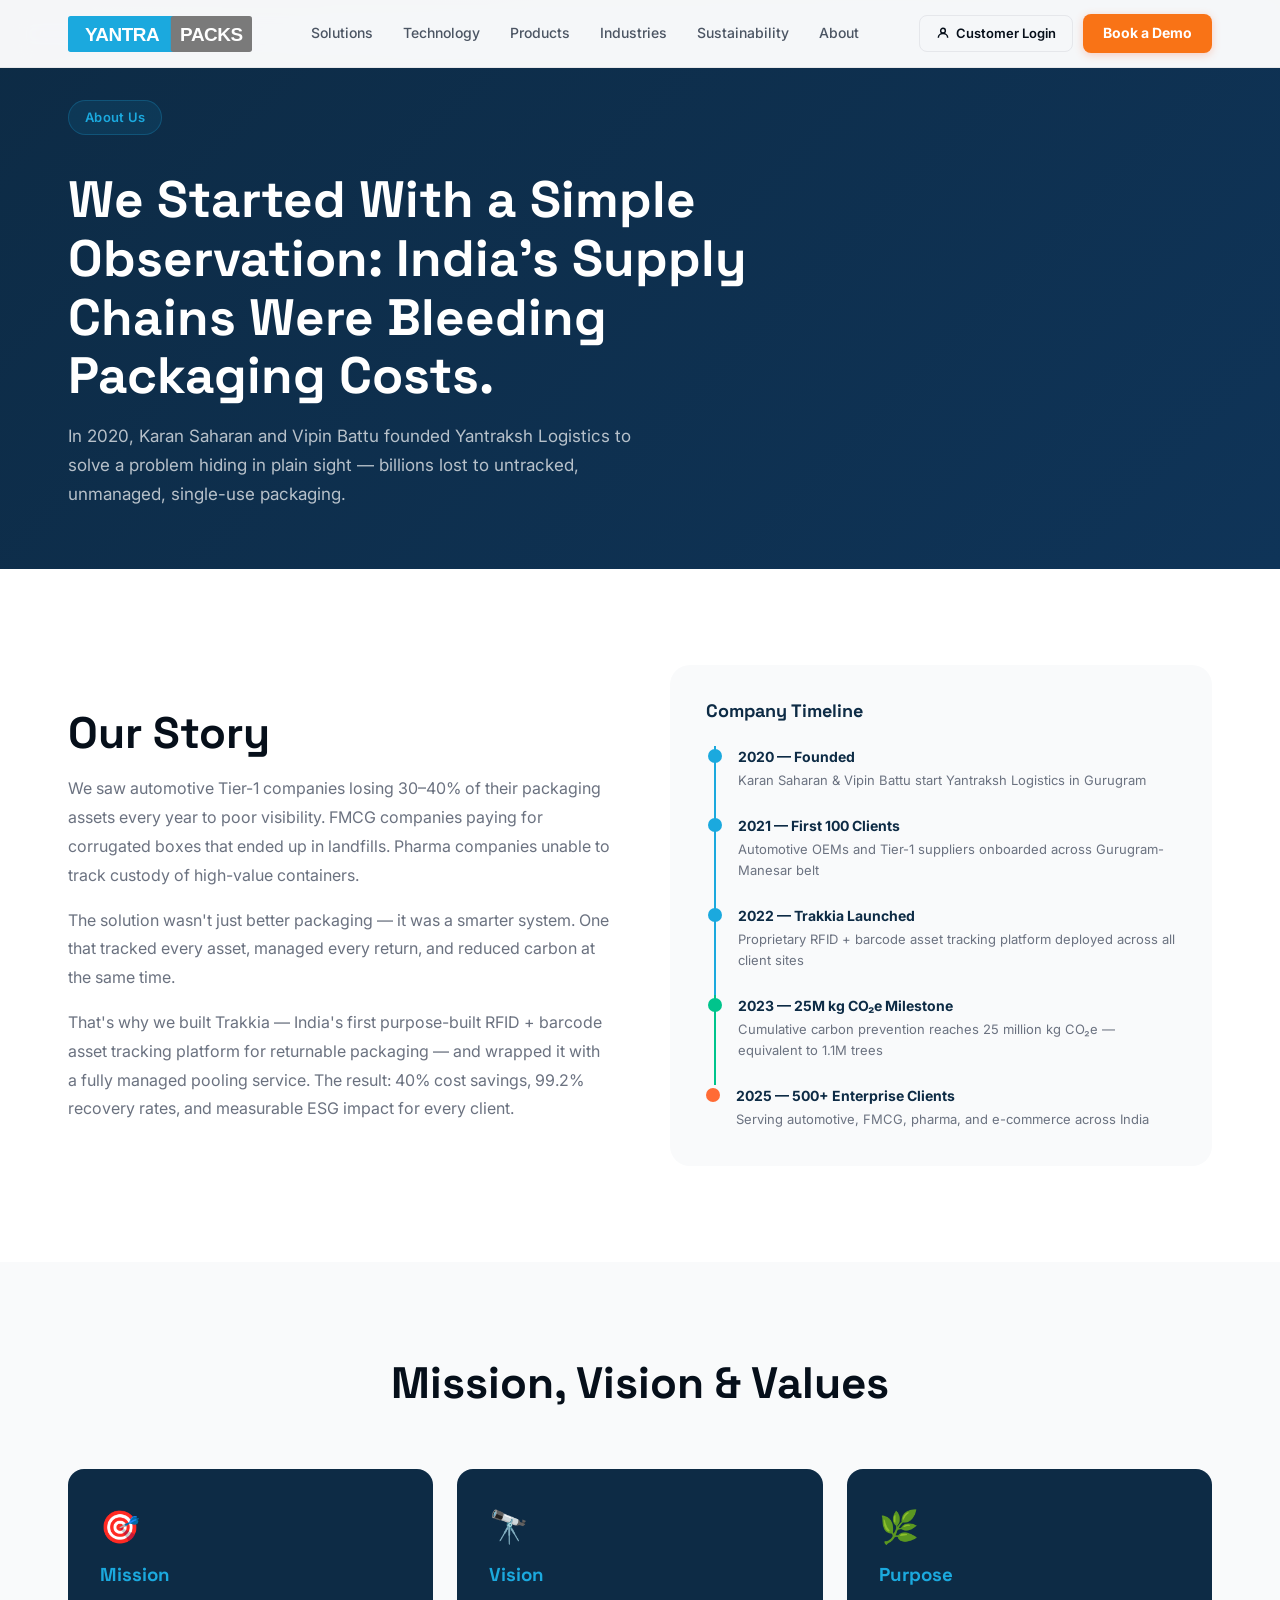
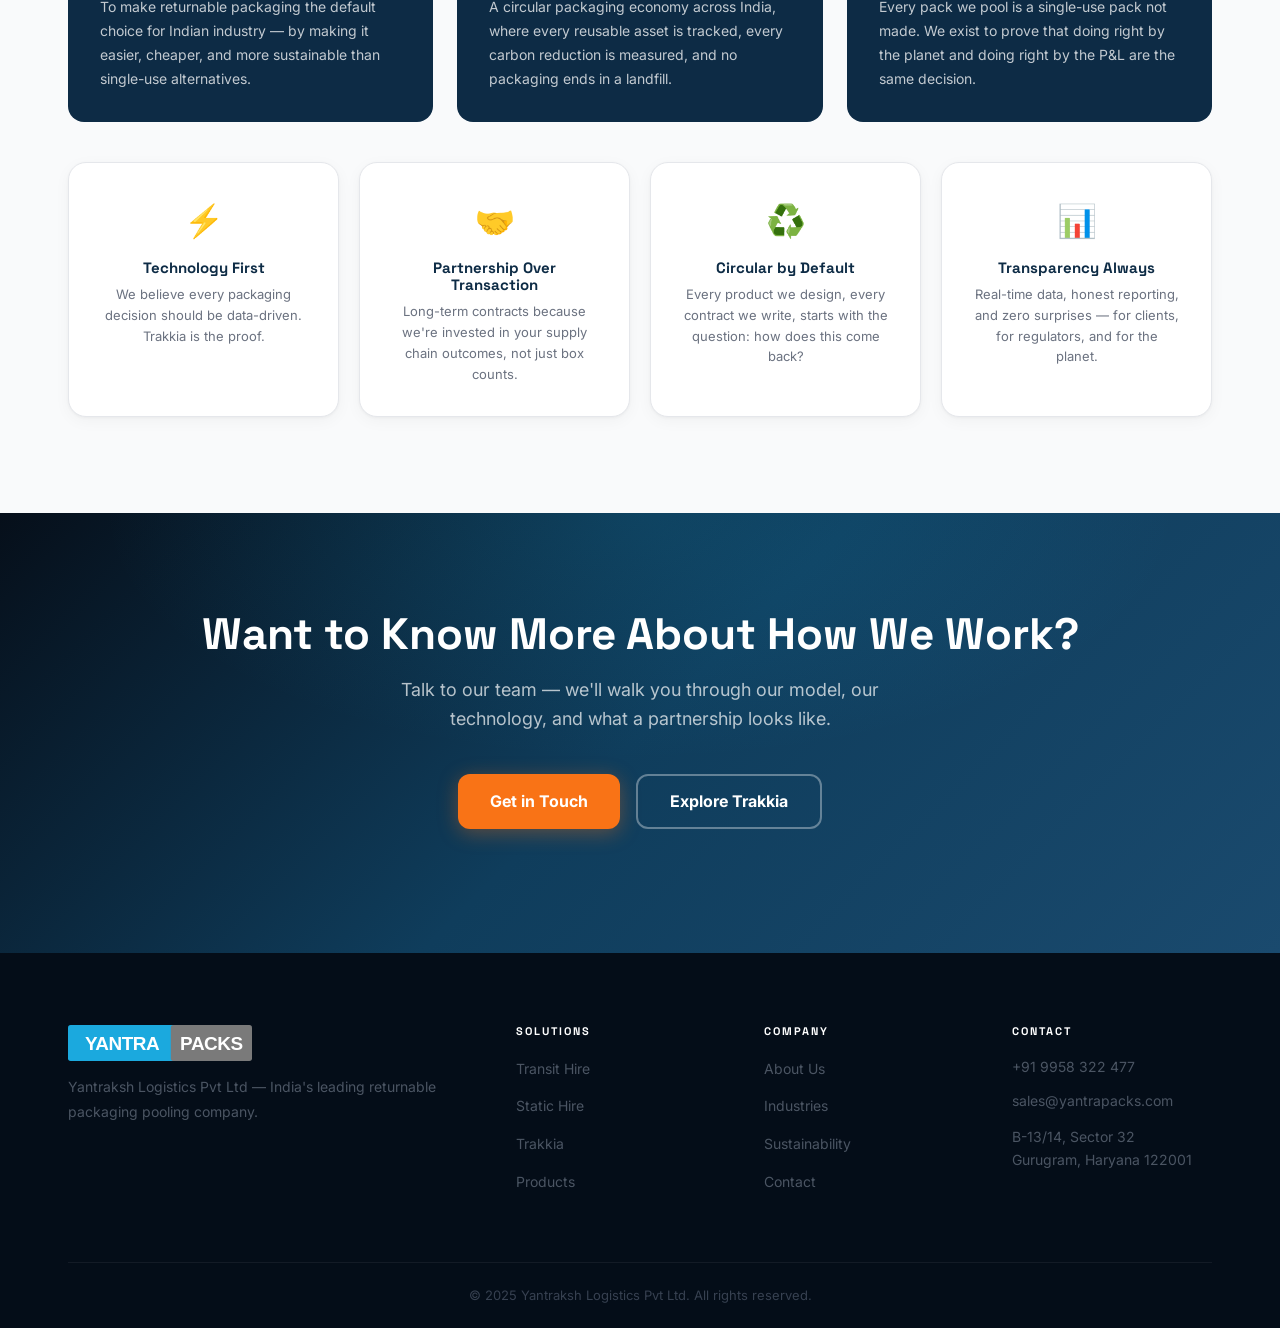
<file: about.html>
<!DOCTYPE html>
<html lang="en">
<head>
<meta charset="UTF-8">
<meta name="viewport" content="width=device-width, initial-scale=1.0">
<link href="https://fonts.googleapis.com/css2?family=Inter:wght@400;500;600;700&family=Space+Grotesk:wght@600;700;800;900&display=swap" rel="stylesheet">
<link rel="icon" href="images/favicon.svg" type="image/svg+xml">
<link rel="stylesheet" href="css/style.css">
<title>About Yantra Packs | Yantraksh Logistics Pvt Ltd — Gurugram</title>
<meta name="description" content="Founded in 2020 by Karan Saharan & Vipin Battu. Yantraksh Logistics Pvt Ltd is India's technology-driven returnable packaging pooling company, headquartered in Gurugram.">
<link rel="canonical" href="https://www.yantrapacks.com/about.html">
<meta property="og:title" content="About Yantra Packs | Yantraksh Logistics Pvt Ltd">
<meta property="og:type" content="website">
</head><body>
<nav class="navbar" id="navbar"><div class="container"><a href="index.html" class="nav-logo"><img src="images/logo-nav.svg" alt="Yantra Packs" height="36" style="display:block;"></a><div class="nav-links"><a href="solutions.html">Solutions</a><a href="technology.html">Technology</a><a href="products.html">Products</a><a href="industries.html">Industries</a><a href="sustainability.html">Sustainability</a><a href="about.html">About</a></div><div class="nav-actions"><a href="https://app.trakkia.com" target="_blank" rel="noopener" class="btn-login"><svg width="14" height="14" viewBox="0 0 24 24" fill="none" stroke="currentColor" stroke-width="2.5"><circle cx="12" cy="8" r="4"/><path d="M4 20c0-4 3.6-7 8-7s8 3 8 7"/></svg>Customer Login</a><a href="contact.html" class="btn-demo">Book a Demo</a></div><button class="hamburger" id="mb" aria-label="Menu"><svg width="22" height="22" fill="none" stroke="#374151" stroke-width="2.5" viewBox="0 0 24 24"><path d="M4 6h16M4 12h16M4 18h16"/></svg></button></div><div class="mobile-menu" id="mm"><a href="https://app.trakkia.com" target="_blank" class="mobile-login">🔐 Customer Login (app.trakkia.com)</a><a href="solutions.html">Solutions</a><a href="technology.html">Technology</a><a href="products.html">Products</a><a href="industries.html">Industries</a><a href="sustainability.html">Sustainability</a><a href="about.html">About</a><a href="contact.html">Book a Demo</a></div></nav>
<section style="background:linear-gradient(135deg,#0D2B45,#0f3458);padding:100px 0 60px;">
  <div class="container">
    <span class="section-tag">About Us</span>
    <h1 style="font-size:clamp(32px,4vw,52px);font-weight:900;color:#fff;margin:16px 0 16px;max-width:700px;">We Started With a Simple Observation: India's Supply Chains Were Bleeding Packaging Costs.</h1>
    <p style="font-size:17px;color:rgba(255,255,255,0.7);max-width:600px;line-height:1.7;">In 2020, Karan Saharan and Vipin Battu founded Yantraksh Logistics to solve a problem hiding in plain sight — billions lost to untracked, unmanaged, single-use packaging.</p>
  </div>
</section>

<section class="section" style="background:#fff;">
  <div class="container">
    <div class="grid-2" style="align-items:center;gap:60px;">
      <div class="fu">
        <h2 class="section-title">Our Story</h2>
        <p style="color:#6b7280;line-height:1.8;margin-bottom:16px;">We saw automotive Tier-1 companies losing 30–40% of their packaging assets every year to poor visibility. FMCG companies paying for corrugated boxes that ended up in landfills. Pharma companies unable to track custody of high-value containers.</p>
        <p style="color:#6b7280;line-height:1.8;margin-bottom:16px;">The solution wasn't just better packaging — it was a smarter system. One that tracked every asset, managed every return, and reduced carbon at the same time.</p>
        <p style="color:#6b7280;line-height:1.8;">That's why we built Trakkia — India's first purpose-built RFID + barcode asset tracking platform for returnable packaging — and wrapped it with a fully managed pooling service. The result: 40% cost savings, 99.2% recovery rates, and measurable ESG impact for every client.</p>
      </div>
      <div class="fu2">
        <div style="background:#f9fafb;border-radius:20px;padding:36px;">
          <h3 style="font-size:18px;font-weight:800;color:#0D2B45;margin-bottom:24px;">Company Timeline</h3>
          <div style="display:flex;flex-direction:column;gap:0;">
            <div style="display:flex;gap:16px;padding-bottom:24px;border-left:2px solid #1BA9DE;margin-left:8px;padding-left:20px;"><div style="width:14px;height:14px;background:#1BA9DE;border-radius:50%;margin-left:-28px;flex-shrink:0;margin-top:3px;"></div><div><div style="font-weight:700;font-size:14px;color:#0D2B45;">2020 — Founded</div><div style="font-size:13px;color:#6b7280;margin-top:2px;">Karan Saharan & Vipin Battu start Yantraksh Logistics in Gurugram</div></div></div>
            <div style="display:flex;gap:16px;padding-bottom:24px;border-left:2px solid #1BA9DE;margin-left:8px;padding-left:20px;"><div style="width:14px;height:14px;background:#1BA9DE;border-radius:50%;margin-left:-28px;flex-shrink:0;margin-top:3px;"></div><div><div style="font-weight:700;font-size:14px;color:#0D2B45;">2021 — First 100 Clients</div><div style="font-size:13px;color:#6b7280;margin-top:2px;">Automotive OEMs and Tier-1 suppliers onboarded across Gurugram-Manesar belt</div></div></div>
            <div style="display:flex;gap:16px;padding-bottom:24px;border-left:2px solid #1BA9DE;margin-left:8px;padding-left:20px;"><div style="width:14px;height:14px;background:#1BA9DE;border-radius:50%;margin-left:-28px;flex-shrink:0;margin-top:3px;"></div><div><div style="font-weight:700;font-size:14px;color:#0D2B45;">2022 — Trakkia Launched</div><div style="font-size:13px;color:#6b7280;margin-top:2px;">Proprietary RFID + barcode asset tracking platform deployed across all client sites</div></div></div>
            <div style="display:flex;gap:16px;padding-bottom:24px;border-left:2px solid #00C48C;margin-left:8px;padding-left:20px;"><div style="width:14px;height:14px;background:#00C48C;border-radius:50%;margin-left:-28px;flex-shrink:0;margin-top:3px;"></div><div><div style="font-weight:700;font-size:14px;color:#0D2B45;">2023 — 25M kg CO₂e Milestone</div><div style="font-size:13px;color:#6b7280;margin-top:2px;">Cumulative carbon prevention reaches 25 million kg CO₂e — equivalent to 1.1M trees</div></div></div>
            <div style="display:flex;gap:16px;margin-left:8px;padding-left:20px;"><div style="width:14px;height:14px;background:#FF6B35;border-radius:50%;margin-left:-28px;flex-shrink:0;margin-top:3px;"></div><div><div style="font-weight:700;font-size:14px;color:#0D2B45;">2025 — 500+ Enterprise Clients</div><div style="font-size:13px;color:#6b7280;margin-top:2px;">Serving automotive, FMCG, pharma, and e-commerce across India</div></div></div>
          </div>
        </div>
      </div>
    </div>
  </div>
</section>

<section class="section" style="background:#f9fafb;">
  <div class="container">
    <div class="section-header text-center fu"><h2 class="section-title">Mission, Vision & Values</h2></div>
    <div class="grid-3" style="margin-bottom:40px;">
      <div style="background:#0D2B45;border-radius:16px;padding:32px;" class="fu"><div style="font-size:32px;margin-bottom:12px;">🎯</div><h3 style="color:#1BA9DE;font-weight:800;margin-bottom:10px;">Mission</h3><p style="color:rgba(255,255,255,0.75);font-size:14px;line-height:1.7;">To make returnable packaging the default choice for Indian industry — by making it easier, cheaper, and more sustainable than single-use alternatives.</p></div>
      <div style="background:#0D2B45;border-radius:16px;padding:32px;" class="fu2"><div style="font-size:32px;margin-bottom:12px;">🔭</div><h3 style="color:#1BA9DE;font-weight:800;margin-bottom:10px;">Vision</h3><p style="color:rgba(255,255,255,0.75);font-size:14px;line-height:1.7;">A circular packaging economy across India, where every reusable asset is tracked, every carbon reduction is measured, and no packaging ends in a landfill.</p></div>
      <div style="background:#0D2B45;border-radius:16px;padding:32px;" class="fu3"><div style="font-size:32px;margin-bottom:12px;">🌿</div><h3 style="color:#1BA9DE;font-weight:800;margin-bottom:10px;">Purpose</h3><p style="color:rgba(255,255,255,0.75);font-size:14px;line-height:1.7;">Every pack we pool is a single-use pack not made. We exist to prove that doing right by the planet and doing right by the P&L are the same decision.</p></div>
    </div>
    <div class="grid-4">
      <div class="card fu" style="text-align:center;"><div style="font-size:32px;margin-bottom:12px;">⚡</div><h3 style="font-size:15px;font-weight:700;color:#0D2B45;margin-bottom:8px;">Technology First</h3><p style="font-size:13px;color:#6b7280;">We believe every packaging decision should be data-driven. Trakkia is the proof.</p></div>
      <div class="card fu2" style="text-align:center;"><div style="font-size:32px;margin-bottom:12px;">🤝</div><h3 style="font-size:15px;font-weight:700;color:#0D2B45;margin-bottom:8px;">Partnership Over Transaction</h3><p style="font-size:13px;color:#6b7280;">Long-term contracts because we're invested in your supply chain outcomes, not just box counts.</p></div>
      <div class="card fu3" style="text-align:center;"><div style="font-size:32px;margin-bottom:12px;">♻️</div><h3 style="font-size:15px;font-weight:700;color:#0D2B45;margin-bottom:8px;">Circular by Default</h3><p style="font-size:13px;color:#6b7280;">Every product we design, every contract we write, starts with the question: how does this come back?</p></div>
      <div class="card fu3" style="text-align:center;"><div style="font-size:32px;margin-bottom:12px;">📊</div><h3 style="font-size:15px;font-weight:700;color:#0D2B45;margin-bottom:8px;">Transparency Always</h3><p style="font-size:13px;color:#6b7280;">Real-time data, honest reporting, and zero surprises — for clients, for regulators, and for the planet.</p></div>
    </div>
  </div>
</section>

<section class="cta-band">
  <div class="container">
    <h2 class="fu">Want to Know More About How We Work?</h2>
    <p class="fu2">Talk to our team — we'll walk you through our model, our technology, and what a partnership looks like.</p>
    <div class="cta-btns fu3"><a href="contact.html" class="btn-primary">Get in Touch</a><a href="technology.html" class="btn-outline-white">Explore Trakkia</a></div>
  </div>
</section>
<footer class="footer"><div class="container"><div class="footer-grid"><div><div class="nav-logo" style="margin-bottom:12px;"><img src="images/logo-nav.svg" alt="Yantra Packs" height="36" style="display:block;"></div><p class="footer-tagline">Yantraksh Logistics Pvt Ltd — India's leading returnable packaging pooling company.</p></div><div><h4>Solutions</h4><ul><li><a href="solutions.html">Transit Hire</a></li><li><a href="solutions.html">Static Hire</a></li><li><a href="technology.html">Trakkia</a></li><li><a href="products.html">Products</a></li></ul></div><div><h4>Company</h4><ul><li><a href="about.html">About Us</a></li><li><a href="industries.html">Industries</a></li><li><a href="sustainability.html">Sustainability</a></li><li><a href="contact.html">Contact</a></li></ul></div><div><h4>Contact</h4><ul class="footer-contact"><li><a href="tel:+919958322477">+91 9958 322 477</a></li><li><a href="mailto:sales@yantrapacks.com">sales@yantrapacks.com</a></li><li style="margin-top:8px;line-height:1.7;">B-13/14, Sector 32<br>Gurugram, Haryana 122001</li></ul></div></div><div class="footer-bar">© 2025 Yantraksh Logistics Pvt Ltd. All rights reserved.</div></div></footer><script src="js/main.js"></script>
</body>
</html>
</file>
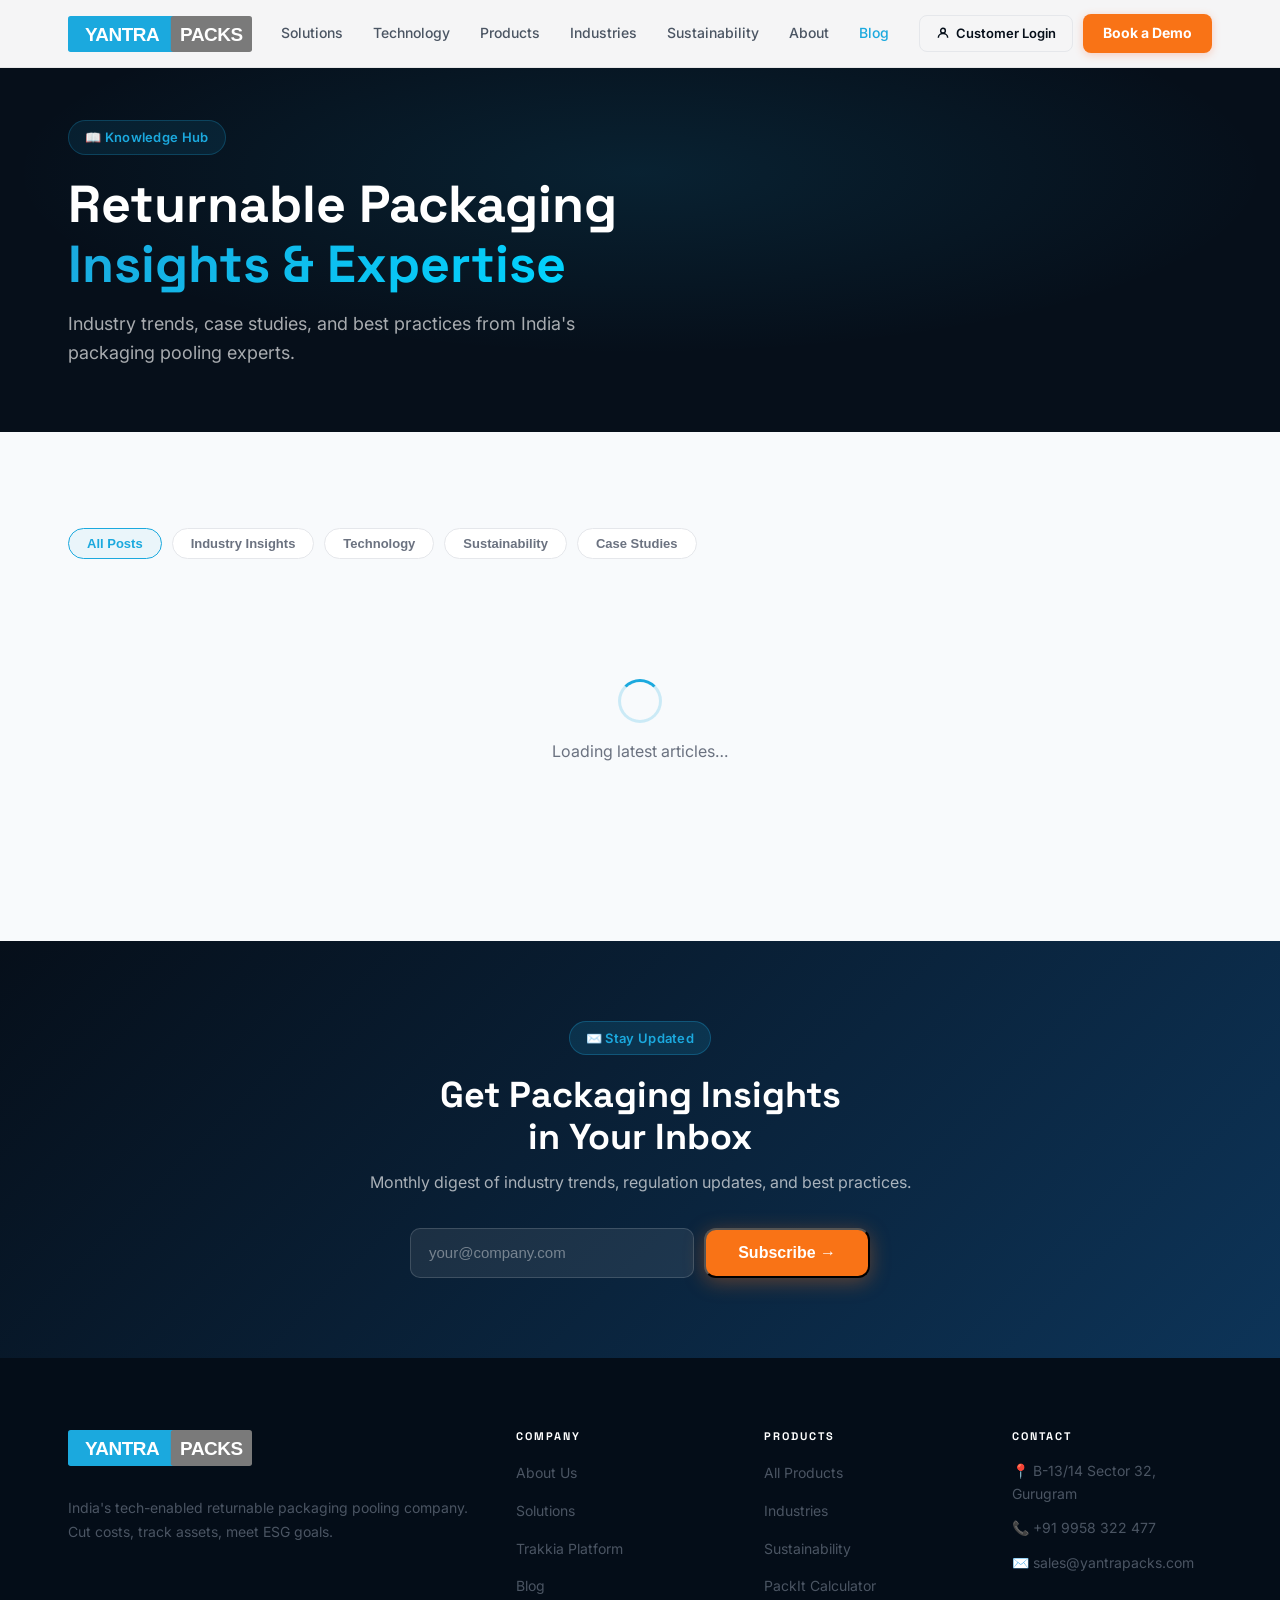
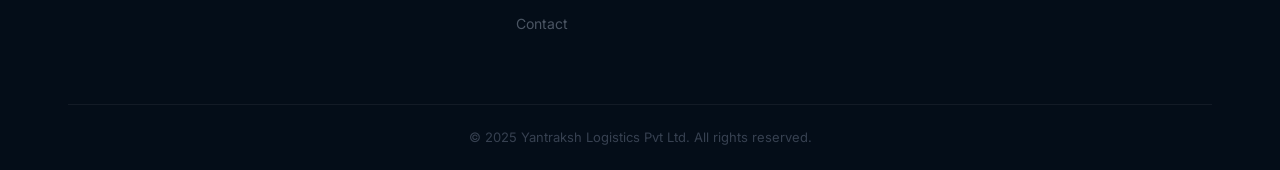
<file: blog-post.html>
<!DOCTYPE html>
<html lang="en">
<head>
<meta charset="UTF-8">
<meta name="viewport" content="width=device-width, initial-scale=1.0">
<title id="page-title">Blog Post | Yantra Packs</title>
<meta name="description" id="page-desc" content="Returnable packaging insights from Yantra Packs — India's leading packaging pooling company.">
<link rel="canonical" id="page-canonical" href="https://www.yantrapacks.com/blog-post.html">
<meta property="og:title" id="og-title" content="Blog | Yantra Packs">
<meta property="og:description" id="og-desc" content="Returnable packaging insights from Yantra Packs.">
<meta property="og:type" content="article">
<link rel="icon" href="images/favicon.svg" type="image/svg+xml">
<link href="https://fonts.googleapis.com/css2?family=Inter:wght@400;500;600;700&family=Space+Grotesk:wght@600;700;800;900&display=swap" rel="stylesheet">
<link rel="stylesheet" href="css/style.css">
<style>
.post-hero { background: var(--navy); padding: 120px 0 64px; position: relative; overflow: hidden; }
.post-hero::before { content:""; position:absolute; inset:0; background: radial-gradient(ellipse 70% 60% at 50% 40%, rgba(27,169,222,0.12) 0%, transparent 70%); }
.post-hero .container { position: relative; }
.post-breadcrumb { display: flex; align-items: center; gap: 8px; font-size: 13px; color: rgba(255,255,255,0.45); margin-bottom: 24px; }
.post-breadcrumb a { color: rgba(255,255,255,0.45); transition: color 0.2s; }
.post-breadcrumb a:hover { color: var(--primary); }
.post-breadcrumb span { color: rgba(255,255,255,0.2); }
.post-hero h1 { font-size: clamp(28px,4vw,48px); font-weight: 900; color: #fff; line-height: 1.15; margin-bottom: 20px; max-width: 800px; }
.post-hero-meta { display: flex; align-items: center; gap: 20px; flex-wrap: wrap; }
.post-hero-meta span { font-size: 13px; color: rgba(255,255,255,0.5); display: flex; align-items: center; gap: 6px; }
.post-hero-meta .author-name { color: rgba(255,255,255,0.75); font-weight: 600; }
.post-featured-img { width: 100%; max-height: 460px; object-fit: cover; border-radius: 20px; margin-bottom: 48px; }
.post-layout { display: grid; grid-template-columns: 1fr 300px; gap: 56px; align-items: start; }
.post-content { font-size: 17px; line-height: 1.85; color: #374151; }
.post-content h2 { font-size: clamp(22px,3vw,30px); font-weight: 800; color: var(--navy); margin: 40px 0 16px; line-height: 1.25; }
.post-content h3 { font-size: 20px; font-weight: 700; color: var(--navy); margin: 32px 0 12px; }
.post-content p { margin-bottom: 20px; }
.post-content ul, .post-content ol { margin: 0 0 20px 24px; }
.post-content li { margin-bottom: 8px; }
.post-content blockquote { border-left: 4px solid var(--primary); padding: 16px 20px; background: rgba(27,169,222,0.06); border-radius: 0 12px 12px 0; margin: 28px 0; font-style: italic; color: #4b5563; }
.post-content a { color: var(--primary); text-decoration: underline; }
.post-content img { border-radius: 12px; margin: 28px 0; max-width: 100%; }
.post-content pre { background: #0f1729; border-radius: 12px; padding: 20px 24px; overflow-x: auto; margin: 24px 0; }
.post-content code { font-family: monospace; font-size: 14px; color: #93c5fd; }
.post-content p code { background: #f3f4f6; color: #e63946; padding: 2px 6px; border-radius: 4px; }
.post-tags { display: flex; gap: 8px; flex-wrap: wrap; margin-top: 40px; padding-top: 32px; border-top: 1px solid var(--border); }
.post-tag { background: var(--bg-light); color: var(--text-muted); padding: 5px 13px; border-radius: 99px; font-size: 13px; border: 1px solid var(--border); }
/* Sidebar */
.post-sidebar { position: sticky; top: 88px; }
.sidebar-card { background: #fff; border: 1px solid var(--border); border-radius: 18px; padding: 28px; margin-bottom: 24px; }
.sidebar-card h3 { font-size: 14px; font-weight: 700; color: var(--navy); text-transform: uppercase; letter-spacing: 1px; margin-bottom: 18px; }
.toc-list { list-style: none; }
.toc-list li { border-bottom: 1px solid #f3f4f6; }
.toc-list li:last-child { border-bottom: none; }
.toc-list li a { display: block; padding: 9px 0; font-size: 13px; color: var(--text-muted); transition: color 0.2s; }
.toc-list li a:hover { color: var(--primary); }
.related-post { display: flex; gap: 12px; padding: 10px 0; border-bottom: 1px solid #f3f4f6; }
.related-post:last-child { border-bottom: none; }
.related-thumb { width: 56px; height: 56px; border-radius: 10px; background: linear-gradient(135deg,var(--navy),#1490c0); flex-shrink: 0; overflow: hidden; }
.related-thumb img { width: 100%; height: 100%; object-fit: cover; }
.related-info h4 { font-size: 13px; font-weight: 600; color: var(--navy); line-height: 1.35; margin-bottom: 4px; }
.related-info span { font-size: 11px; color: #9ca3af; }
.cta-sidebar { background: linear-gradient(135deg, var(--navy), #0d3458); border-color: transparent; }
.cta-sidebar h3 { color: #fff; }
.cta-sidebar p { font-size: 14px; color: rgba(255,255,255,0.65); margin-bottom: 18px; line-height: 1.6; }
/* Loading */
.post-loading { text-align: center; padding: 120px 0; }
.post-loading .spinner { width: 48px; height: 48px; border: 3px solid rgba(27,169,222,0.2); border-top-color: var(--primary); border-radius: 50%; animation: spin 0.8s linear infinite; margin: 0 auto 20px; }
@keyframes spin { to { transform: rotate(360deg); } }
/* Responsive */
@media (max-width: 1024px) { .post-layout { grid-template-columns: 1fr; } .post-sidebar { position: static; } }
@media (max-width: 768px) { .post-hero h1 { font-size: 26px; } }
</style>
</head>
<body>
<nav class="navbar" id="navbar">
  <div class="container">
    <a href="index.html" class="nav-logo"><img src="images/logo-nav.svg" alt="Yantra Packs" height="36" style="display:block;"></a>
    <div class="nav-links">
      <a href="solutions.html">Solutions</a>
      <a href="technology.html">Technology</a>
      <a href="products.html">Products</a>
      <a href="industries.html">Industries</a>
      <a href="sustainability.html">Sustainability</a>
      <a href="about.html">About</a>
      <a href="blog.html" style="color:var(--primary)">Blog</a>
    </div>
    <div class="nav-actions">
      <a href="https://app.trakkia.com" target="_blank" rel="noopener" class="btn-login">
        <svg width="14" height="14" viewBox="0 0 24 24" fill="none" stroke="currentColor" stroke-width="2.5"><circle cx="12" cy="8" r="4"/><path d="M4 20c0-4 3.6-7 8-7s8 3 8 7"/></svg>
        Customer Login
      </a>
      <a href="contact.html" class="btn-demo">Book a Demo</a>
    </div>
    <button class="hamburger" id="mb" aria-label="Menu">
      <svg width="22" height="22" fill="none" stroke="#374151" stroke-width="2.5" viewBox="0 0 24 24"><path d="M4 6h16M4 12h16M4 18h16"/></svg>
    </button>
  </div>
  <div class="mobile-menu" id="mm">
    <a href="https://app.trakkia.com" target="_blank" class="mobile-login">🔐 Customer Login</a>
    <a href="solutions.html">Solutions</a>
    <a href="technology.html">Technology</a>
    <a href="products.html">Products</a>
    <a href="industries.html">Industries</a>
    <a href="sustainability.html">Sustainability</a>
    <a href="about.html">About</a>
    <a href="blog.html">Blog</a>
    <a href="contact.html">Book a Demo</a>
  </div>
</nav>

<!-- POST HERO (filled by JS) -->
<section class="post-hero" id="post-hero">
  <div class="container">
    <div class="post-breadcrumb">
      <a href="index.html">Home</a>
      <span>›</span>
      <a href="blog.html">Blog</a>
      <span>›</span>
      <span id="breadcrumb-title">Loading…</span>
    </div>
    <div id="hero-loading" class="post-loading">
      <div class="spinner"></div>
      <p style="color:rgba(255,255,255,0.5)">Loading article…</p>
    </div>
    <div id="hero-content" style="display:none;">
      <div id="post-category-badge"></div>
      <h1 id="post-title-h1"></h1>
      <div class="post-hero-meta">
        <span>
          <svg width="12" height="12" viewBox="0 0 24 24" fill="none" stroke="currentColor" stroke-width="2"><circle cx="12" cy="12" r="10"/><polyline points="12 6 12 12 16 14"/></svg>
          <span id="post-read-time">5 min read</span>
        </span>
        <span>
          <svg width="12" height="12" viewBox="0 0 24 24" fill="none" stroke="currentColor" stroke-width="2"><rect x="3" y="4" width="18" height="18" rx="2"/><line x1="16" y1="2" x2="16" y2="6"/><line x1="8" y1="2" x2="8" y2="6"/><line x1="3" y1="10" x2="21" y2="10"/></svg>
          <span id="post-date"></span>
        </span>
        <span>By <span class="author-name" id="post-author">Yantra Packs Team</span></span>
      </div>
    </div>
  </div>
</section>

<!-- POST BODY -->
<section class="section" style="padding-top:56px;">
  <div class="container">
    <div id="post-body-loading" class="post-loading">
      <div class="spinner"></div>
    </div>
    <div id="post-body" style="display:none;">
      <img id="post-featured-img" class="post-featured-img" src="" alt="" style="display:none;">
      <div class="post-layout">
        <div>
          <div class="post-content" id="post-content-body"></div>
          <div class="post-tags" id="post-tags"></div>
        </div>
        <aside class="post-sidebar">
          <div class="sidebar-card">
            <h3>In This Article</h3>
            <ul class="toc-list" id="toc-list">
              <li><a href="#">Loading…</a></li>
            </ul>
          </div>
          <div class="sidebar-card">
            <h3>Related Articles</h3>
            <div id="related-posts">Loading…</div>
          </div>
          <div class="sidebar-card cta-sidebar">
            <h3>Ready to Start Pooling?</h3>
            <p>Join 500+ companies cutting packaging costs by up to 40% with Yantra Packs.</p>
            <a href="contact.html" class="btn-primary" style="width:100%;justify-content:center;font-size:14px;padding:12px;">Book a Free Demo →</a>
          </div>
        </aside>
      </div>
    </div>
  </div>
</section>

<!-- FOOTER -->
<footer class="footer">
  <div class="container">
    <div class="footer-grid">
      <div>
        <a href="index.html" class="nav-logo" style="margin-bottom:16px;display:inline-flex;"><img src="images/logo-nav.svg" alt="Yantra Packs" height="36" style="display:block;"></a>
        <p class="footer-tagline">India's tech-enabled returnable packaging pooling company.</p>
      </div>
      <div>
        <h4>Company</h4>
        <ul>
          <li><a href="about.html">About Us</a></li>
          <li><a href="solutions.html">Solutions</a></li>
          <li><a href="technology.html">Trakkia Platform</a></li>
          <li><a href="blog.html">Blog</a></li>
          <li><a href="contact.html">Contact</a></li>
        </ul>
      </div>
      <div>
        <h4>Products</h4>
        <ul>
          <li><a href="products.html">All Products</a></li>
          <li><a href="industries.html">Industries</a></li>
          <li><a href="sustainability.html">Sustainability</a></li>
          <li><a href="https://packit.yantrapacks.com" target="_blank">PackIt Calculator</a></li>
        </ul>
      </div>
      <div class="footer-contact">
        <h4>Contact</h4>
        <ul>
          <li>📍 B-13/14 Sector 32, Gurugram</li>
          <li>📞 <a href="tel:+919958322477">+91 9958 322 477</a></li>
          <li>✉️ <a href="mailto:sales@yantrapacks.com">sales@yantrapacks.com</a></li>
        </ul>
      </div>
    </div>
    <div class="footer-bar">© 2025 Yantraksh Logistics Pvt Ltd. All rights reserved.</div>
  </div>
</footer>

<script src="js/main.js"></script>
<script>
// ── WordPress REST API Single Post Loader ───────────────────────
const WP_API = 'https://www.yantrapacks.com/wp-json/wp/v2';

function getSlug() {
  return new URLSearchParams(window.location.search).get('slug');
}

function formatDate(d) {
  return new Date(d).toLocaleDateString('en-IN', { day: 'numeric', month: 'long', year: 'numeric' });
}

function stripHtml(html) {
  const t = document.createElement('div'); t.innerHTML = html;
  return t.textContent || '';
}

function readingTime(html) {
  const words = stripHtml(html).split(/\s+/).length;
  return Math.max(1, Math.round(words / 200)) + ' min read';
}

function buildToc(contentEl) {
  const headings = contentEl.querySelectorAll('h2, h3');
  if (!headings.length) { document.querySelector('.sidebar-card').style.display = 'none'; return; }
  const tocEl = document.getElementById('toc-list');
  tocEl.innerHTML = Array.from(headings).map((h, i) => {
    const id = 'heading-' + i;
    h.id = id;
    return `<li style="${h.tagName==='H3'?'padding-left:12px':''}">
      <a href="#${id}">${h.textContent}</a>
    </li>`;
  }).join('');
}

async function loadRelated(catIds) {
  const el = document.getElementById('related-posts');
  if (!catIds || !catIds.length) { el.innerHTML = '<p style="font-size:13px;color:#9ca3af">No related articles.</p>'; return; }
  try {
    const res = await fetch(`${WP_API}/posts?per_page=3&categories=${catIds[0]}&_embed=1`);
    const posts = await res.json();
    el.innerHTML = posts.slice(0,3).map(p => {
      const img = p._embedded?.['wp:featuredmedia']?.[0]?.source_url;
      return `<div class="related-post">
        <div class="related-thumb">${img ? `<img src="${img}" alt="">` : ''}</div>
        <div class="related-info">
          <h4><a href="blog-post.html?slug=${p.slug}" style="color:inherit">${stripHtml(p.title.rendered)}</a></h4>
          <span>${formatDate(p.date)}</span>
        </div>
      </div>`;
    }).join('');
  } catch(e) {
    el.innerHTML = '<p style="font-size:13px;color:#9ca3af">Could not load related articles.</p>';
  }
}

async function loadPost() {
  const slug = getSlug();
  if (!slug) {
    window.location.href = 'blog.html';
    return;
  }

  try {
    const res = await fetch(`${WP_API}/posts?slug=${slug}&_embed=1`);
    const posts = await res.json();
    if (!posts.length) throw new Error('not found');
    const post = posts[0];

    const title = stripHtml(post.title.rendered);
    const catName = post._embedded?.['wp:term']?.[0]?.[0]?.name || 'Insights';
    const catIds = post.categories || [];
    const author = post._embedded?.['author']?.[0]?.name || 'Yantra Packs Team';
    const featuredImg = post._embedded?.['wp:featuredmedia']?.[0]?.source_url;
    const tags = post._embedded?.['wp:term']?.[1] || [];

    // Update meta
    document.getElementById('page-title').textContent = title + ' | Yantra Packs';
    document.getElementById('page-desc').content = truncateStr(stripHtml(post.excerpt.rendered), 155);
    document.getElementById('og-title').content = title;
    document.getElementById('og-desc').content = truncateStr(stripHtml(post.excerpt.rendered), 155);
    document.getElementById('page-canonical').href = 'https://www.yantrapacks.com/blog-post.html?slug=' + slug;

    // Hero
    document.getElementById('breadcrumb-title').textContent = truncateStr(title, 40);
    document.getElementById('hero-loading').style.display = 'none';
    document.getElementById('hero-content').style.display = 'block';
    document.getElementById('post-category-badge').innerHTML = `<span class="section-tag" style="margin-bottom:16px;">${catName}</span>`;
    document.getElementById('post-title-h1').textContent = title;
    document.getElementById('post-date').textContent = formatDate(post.date);
    document.getElementById('post-read-time').textContent = readingTime(post.content.rendered);
    document.getElementById('post-author').textContent = author;

    // Body
    document.getElementById('post-body-loading').style.display = 'none';
    document.getElementById('post-body').style.display = 'block';

    if (featuredImg) {
      const imgEl = document.getElementById('post-featured-img');
      imgEl.src = featuredImg; imgEl.alt = title; imgEl.style.display = 'block';
    }

    const contentEl = document.getElementById('post-content-body');
    contentEl.innerHTML = post.content.rendered;

    // Tags
    if (tags.length) {
      document.getElementById('post-tags').innerHTML = tags.map(t =>
        `<span class="post-tag">#${t.name}</span>`
      ).join('');
    }

    buildToc(contentEl);
    loadRelated(catIds);

  } catch (err) {
    document.getElementById('post-body-loading').innerHTML = `
      <div style="text-align:center;padding:80px 0;">
        <div style="font-size:56px;margin-bottom:16px">📦</div>
        <h2 style="color:var(--navy);margin-bottom:12px">Article not found</h2>
        <p style="color:var(--text-muted);margin-bottom:28px">This article may have moved or been removed.</p>
        <a href="blog.html" class="btn-primary">← Back to Blog</a>
      </div>`;
    document.getElementById('hero-loading').style.display = 'none';
    document.getElementById('hero-content').style.display = 'block';
    document.getElementById('post-title-h1').textContent = 'Article Not Found';
    document.getElementById('breadcrumb-title').textContent = 'Not Found';
    document.getElementById('post-date').textContent = '';
    document.getElementById('post-author').textContent = '';
    document.getElementById('post-read-time').textContent = '';
  }
}

function truncateStr(str, n) {
  return str.length > n ? str.substring(0, n-1) + '…' : str;
}

loadPost();
</script>
</body>
</html>
</file>
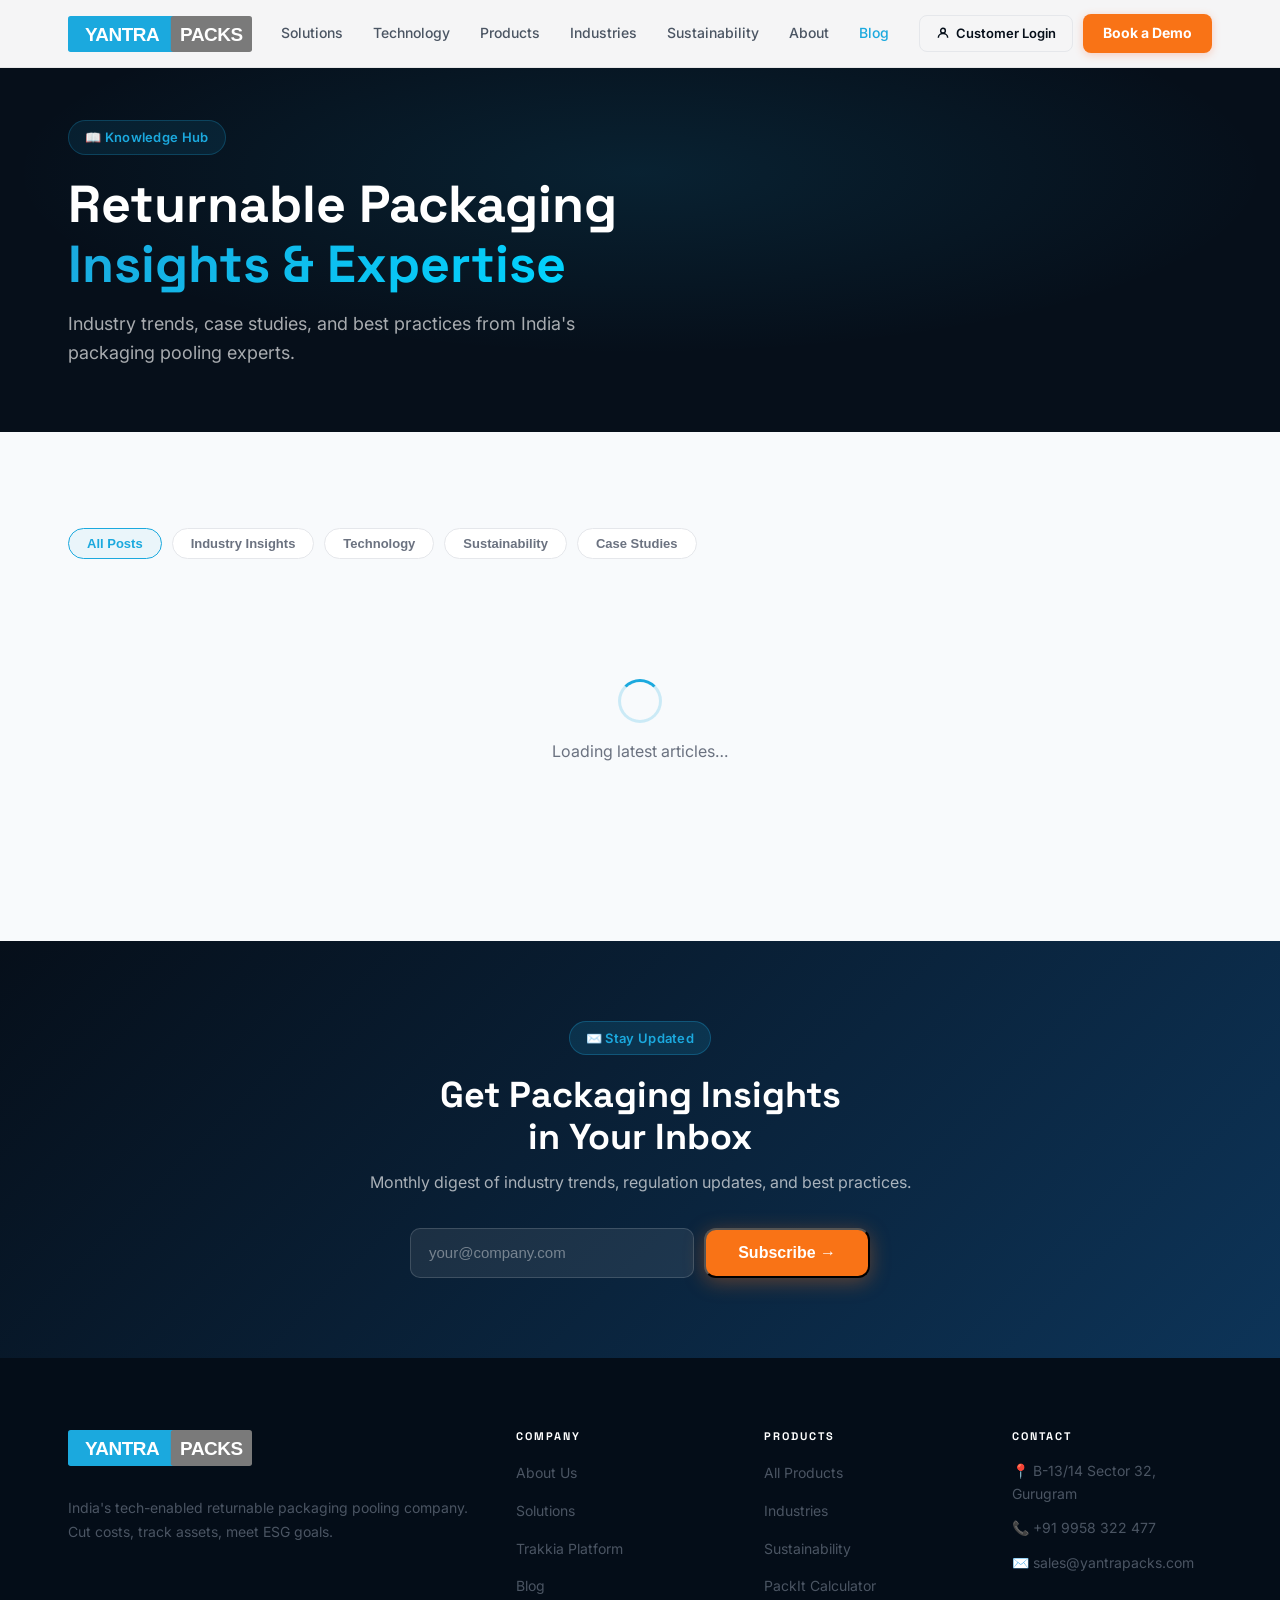
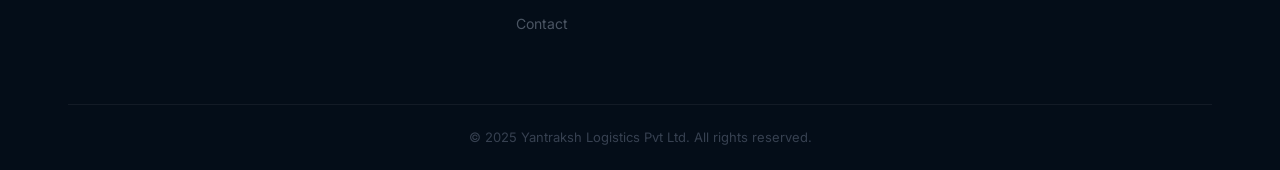
<file: blog.html>
<!DOCTYPE html>
<html lang="en">
<head>
<meta charset="UTF-8">
<meta name="viewport" content="width=device-width, initial-scale=1.0">
<title>Blog — Returnable Packaging Insights | Yantra Packs</title>
<meta name="description" content="Expert insights on returnable packaging, RFID tracking, ESG compliance and supply chain optimisation for Indian manufacturers. Yantra Packs blog.">
<link rel="canonical" href="https://www.yantrapacks.com/blog.html">
<meta property="og:title" content="Blog | Yantra Packs — Returnable Packaging Insights">
<meta property="og:description" content="Expert insights on returnable packaging, RFID asset tracking, ESG and supply chain optimisation for Indian industry.">
<meta property="og:url" content="https://www.yantrapacks.com/blog.html">
<meta property="og:type" content="website">
<link rel="icon" href="images/favicon.svg" type="image/svg+xml">
<link href="https://fonts.googleapis.com/css2?family=Inter:wght@400;500;600;700&family=Space+Grotesk:wght@600;700;800;900&display=swap" rel="stylesheet">
<link rel="stylesheet" href="css/style.css">
<style>
.blog-hero { background: var(--navy); padding: 120px 0 64px; position: relative; overflow: hidden; }
.blog-hero::before { content:""; position:absolute; inset:0; background: radial-gradient(ellipse 70% 60% at 50% 40%, rgba(27,169,222,0.12) 0%, transparent 70%); }
.blog-hero .container { position: relative; }
.blog-hero h1 { font-size: clamp(32px,4.5vw,52px); font-weight: 900; color: #fff; margin-bottom: 16px; }
.blog-hero p { font-size: 18px; color: rgba(255,255,255,0.65); max-width: 520px; }
.blog-grid { display: grid; grid-template-columns: repeat(3,1fr); gap: 28px; }
.blog-filter { display: flex; gap: 10px; flex-wrap: wrap; margin-bottom: 40px; }
.filter-btn { padding: 7px 18px; border-radius: 99px; font-size: 13px; font-weight: 600; border: 1.5px solid var(--border); color: var(--text-muted); background: #fff; cursor: pointer; transition: all 0.2s; }
.filter-btn.active, .filter-btn:hover { border-color: var(--primary); color: var(--primary); background: rgba(27,169,222,0.06); }
.post-card { background: #fff; border-radius: 18px; overflow: hidden; border: 1px solid var(--border); box-shadow: 0 2px 8px rgba(0,0,0,0.04); transition: all 0.3s cubic-bezier(0.34,1.2,0.64,1); display: flex; flex-direction: column; }
.post-card:hover { transform: translateY(-5px); box-shadow: 0 12px 36px rgba(0,0,0,0.10); border-color: rgba(27,169,222,0.25); }
.post-image { width: 100%; height: 200px; object-fit: cover; background: linear-gradient(135deg,#0d2240,#1490c0); display: flex; align-items: center; justify-content: center; }
.post-image-placeholder { width: 100%; height: 200px; background: linear-gradient(135deg, var(--navy) 0%, #0d3458 100%); display: flex; align-items: center; justify-content: center; font-size: 48px; }
.post-body { padding: 24px; flex: 1; display: flex; flex-direction: column; }
.post-category { display: inline-block; background: rgba(27,169,222,0.1); color: var(--primary); font-size: 11px; font-weight: 700; padding: 4px 12px; border-radius: 99px; margin-bottom: 12px; text-transform: uppercase; letter-spacing: 0.5px; }
.post-title { font-size: 17px; font-weight: 700; color: var(--navy); line-height: 1.4; margin-bottom: 10px; }
.post-excerpt { font-size: 14px; color: var(--text-muted); line-height: 1.65; flex: 1; margin-bottom: 18px; }
.post-meta { display: flex; align-items: center; justify-content: space-between; font-size: 12px; color: #9ca3af; }
.post-date { display: flex; align-items: center; gap: 5px; }
.read-more { color: var(--primary); font-weight: 600; font-size: 13px; display: flex; align-items: center; gap: 4px; transition: gap 0.2s; }
.post-card:hover .read-more { gap: 8px; }
.blog-loading { text-align: center; padding: 80px 0; color: var(--text-muted); }
.blog-loading .spinner { width: 44px; height: 44px; border: 3px solid rgba(27,169,222,0.2); border-top-color: var(--primary); border-radius: 50%; animation: spin 0.8s linear infinite; margin: 0 auto 16px; }
@keyframes spin { to { transform: rotate(360deg); } }
.blog-error { text-align: center; padding: 80px 0; }
.blog-error h3 { color: var(--navy); margin-bottom: 10px; }
.blog-error p { color: var(--text-muted); font-size: 15px; }
.pagination { display: flex; justify-content: center; gap: 8px; margin-top: 56px; }
.page-btn { width: 40px; height: 40px; border-radius: 10px; border: 1.5px solid var(--border); background: #fff; color: var(--text-muted); font-weight: 600; cursor: pointer; transition: all 0.2s; display: flex; align-items: center; justify-content: center; }
.page-btn:hover, .page-btn.active { border-color: var(--primary); color: var(--primary); background: rgba(27,169,222,0.06); }
.newsletter-band { background: linear-gradient(135deg, var(--navy) 0%, #0d3458 100%); padding: 80px 0; text-align: center; }
.newsletter-band h2 { font-size: clamp(24px,3vw,36px); font-weight: 900; color: #fff; margin-bottom: 12px; }
.newsletter-band p { color: rgba(255,255,255,0.65); font-size: 16px; margin-bottom: 32px; }
.newsletter-form { display: flex; gap: 10px; max-width: 460px; margin: 0 auto; }
.newsletter-input { flex: 1; padding: 13px 18px; border-radius: 10px; border: 1.5px solid rgba(255,255,255,0.15); background: rgba(255,255,255,0.08); color: #fff; font-size: 15px; }
.newsletter-input::placeholder { color: rgba(255,255,255,0.4); }
.newsletter-input:focus { outline: none; border-color: var(--primary); }
@media (max-width: 768px) {
  .blog-grid { grid-template-columns: 1fr; }
  .newsletter-form { flex-direction: column; }
  .newsletter-input, .newsletter-form .btn-primary { width: 100%; }
}
@media (max-width: 1024px) { .blog-grid { grid-template-columns: repeat(2,1fr); } }
</style>
</head>
<body>
<nav class="navbar" id="navbar">
  <div class="container">
    <a href="index.html" class="nav-logo"><img src="images/logo-nav.svg" alt="Yantra Packs" height="36" style="display:block;"></a>
    <div class="nav-links">
      <a href="solutions.html">Solutions</a>
      <a href="technology.html">Technology</a>
      <a href="products.html">Products</a>
      <a href="industries.html">Industries</a>
      <a href="sustainability.html">Sustainability</a>
      <a href="about.html">About</a>
      <a href="blog.html" style="color:var(--primary)">Blog</a>
    </div>
    <div class="nav-actions">
      <a href="https://app.trakkia.com" target="_blank" rel="noopener" class="btn-login">
        <svg width="14" height="14" viewBox="0 0 24 24" fill="none" stroke="currentColor" stroke-width="2.5"><circle cx="12" cy="8" r="4"/><path d="M4 20c0-4 3.6-7 8-7s8 3 8 7"/></svg>
        Customer Login
      </a>
      <a href="contact.html" class="btn-demo">Book a Demo</a>
    </div>
    <button class="hamburger" id="mb" aria-label="Menu">
      <svg width="22" height="22" fill="none" stroke="#374151" stroke-width="2.5" viewBox="0 0 24 24"><path d="M4 6h16M4 12h16M4 18h16"/></svg>
    </button>
  </div>
  <div class="mobile-menu" id="mm">
    <a href="https://app.trakkia.com" target="_blank" class="mobile-login">🔐 Customer Login</a>
    <a href="solutions.html">Solutions</a>
    <a href="technology.html">Technology</a>
    <a href="products.html">Products</a>
    <a href="industries.html">Industries</a>
    <a href="sustainability.html">Sustainability</a>
    <a href="about.html">About</a>
    <a href="blog.html">Blog</a>
    <a href="contact.html">Book a Demo</a>
  </div>
</nav>

<!-- HERO -->
<section class="blog-hero">
  <div class="container">
    <div class="section-tag">📖 Knowledge Hub</div>
    <h1>Returnable Packaging<br><span class="gradient-text">Insights & Expertise</span></h1>
    <p>Industry trends, case studies, and best practices from India's packaging pooling experts.</p>
  </div>
</section>

<!-- BLOG LISTING -->
<section class="section" style="background:var(--bg-light)">
  <div class="container">
    <div class="blog-filter" id="blog-filter">
      <button class="filter-btn active" data-cat="all">All Posts</button>
      <button class="filter-btn" data-cat="industry-insights">Industry Insights</button>
      <button class="filter-btn" data-cat="technology">Technology</button>
      <button class="filter-btn" data-cat="sustainability">Sustainability</button>
      <button class="filter-btn" data-cat="case-studies">Case Studies</button>
    </div>

    <div id="blog-container">
      <div class="blog-loading">
        <div class="spinner"></div>
        <p>Loading latest articles…</p>
      </div>
    </div>

    <div class="pagination" id="pagination" style="display:none;"></div>
  </div>
</section>

<!-- NEWSLETTER -->
<section class="newsletter-band">
  <div class="container">
    <div class="section-tag" style="background:rgba(27,169,222,0.15);color:var(--primary);border-color:rgba(27,169,222,0.3);">✉️ Stay Updated</div>
    <h2>Get Packaging Insights<br>in Your Inbox</h2>
    <p>Monthly digest of industry trends, regulation updates, and best practices.</p>
    <form class="newsletter-form" onsubmit="handleNewsletter(event)">
      <input type="email" class="newsletter-input" placeholder="your@company.com" required>
      <button type="submit" class="btn-primary">Subscribe →</button>
    </form>
  </div>
</section>

<!-- FOOTER -->
<footer class="footer">
  <div class="container">
    <div class="footer-grid">
      <div>
        <a href="index.html" class="nav-logo" style="margin-bottom:16px;display:inline-flex;"><img src="images/logo-nav.svg" alt="Yantra Packs" height="36" style="display:block;"></a>
        <p class="footer-tagline">India's tech-enabled returnable packaging pooling company. Cut costs, track assets, meet ESG goals.</p>
      </div>
      <div>
        <h4>Company</h4>
        <ul>
          <li><a href="about.html">About Us</a></li>
          <li><a href="solutions.html">Solutions</a></li>
          <li><a href="technology.html">Trakkia Platform</a></li>
          <li><a href="blog.html">Blog</a></li>
          <li><a href="contact.html">Contact</a></li>
        </ul>
      </div>
      <div>
        <h4>Products</h4>
        <ul>
          <li><a href="products.html">All Products</a></li>
          <li><a href="industries.html">Industries</a></li>
          <li><a href="sustainability.html">Sustainability</a></li>
          <li><a href="https://packit.yantrapacks.com" target="_blank">PackIt Calculator</a></li>
        </ul>
      </div>
      <div class="footer-contact">
        <h4>Contact</h4>
        <ul>
          <li>📍 B-13/14 Sector 32, Gurugram</li>
          <li>📞 <a href="tel:+919958322477">+91 9958 322 477</a></li>
          <li>✉️ <a href="mailto:sales@yantrapacks.com">sales@yantrapacks.com</a></li>
        </ul>
      </div>
    </div>
    <div class="footer-bar">© 2025 Yantraksh Logistics Pvt Ltd. All rights reserved.</div>
  </div>
</footer>

<script src="js/main.js"></script>
<script>
// ── WordPress REST API Blog Loader ──────────────────────────────
const WP_API = 'https://www.yantrapacks.com/wp-json/wp/v2';
const PER_PAGE = 9;
let currentPage = 1;
let currentCategory = '';
let totalPages = 1;

const CATEGORY_EMOJIS = {
  'industry-insights': '🏭',
  'technology': '📡',
  'sustainability': '🌱',
  'case-studies': '📊',
  'default': '📦'
};

function formatDate(dateStr) {
  const d = new Date(dateStr);
  return d.toLocaleDateString('en-IN', { day: 'numeric', month: 'short', year: 'numeric' });
}

function stripHtml(html) {
  const tmp = document.createElement('div');
  tmp.innerHTML = html;
  return tmp.textContent || tmp.innerText || '';
}

function truncate(str, n) {
  return str.length > n ? str.substring(0, n - 1) + '…' : str;
}

function getCategoryEmoji(cats) {
  if (!cats || cats.length === 0) return CATEGORY_EMOJIS.default;
  return CATEGORY_EMOJIS[cats[0]] || CATEGORY_EMOJIS.default;
}

function renderPosts(posts, catMap) {
  if (!posts.length) {
    return `<div class="blog-error">
      <h3>No articles found</h3>
      <p>Try a different category or check back soon.</p>
    </div>`;
  }
  return `<div class="blog-grid">${posts.map(post => {
    const slug = post.slug;
    const title = stripHtml(post.title.rendered);
    const excerpt = truncate(stripHtml(post.excerpt.rendered), 130);
    const date = formatDate(post.date);
    const catName = post._embedded?.['wp:term']?.[0]?.[0]?.name || 'Insights';
    const img = post._embedded?.['wp:featuredmedia']?.[0]?.source_url;
    const emoji = getCategoryEmoji([catName.toLowerCase().replace(/\s+/g,'-')]);
    return `
    <article class="post-card fu">
      <a href="blog-post.html?slug=${slug}" aria-label="${title}">
        ${img
          ? `<img src="${img}" alt="${title}" class="post-image" loading="lazy">`
          : `<div class="post-image-placeholder">${emoji}</div>`
        }
      </a>
      <div class="post-body">
        <span class="post-category">${catName}</span>
        <h2 class="post-title"><a href="blog-post.html?slug=${slug}" style="color:inherit">${title}</a></h2>
        <p class="post-excerpt">${excerpt}</p>
        <div class="post-meta">
          <span class="post-date">
            <svg width="12" height="12" viewBox="0 0 24 24" fill="none" stroke="currentColor" stroke-width="2"><rect x="3" y="4" width="18" height="18" rx="2"/><line x1="16" y1="2" x2="16" y2="6"/><line x1="8" y1="2" x2="8" y2="6"/><line x1="3" y1="10" x2="21" y2="10"/></svg>
            ${date}
          </span>
          <a href="blog-post.html?slug=${slug}" class="read-more">Read more →</a>
        </div>
      </div>
    </article>`;
  }).join('')}</div>`;
}

function renderPagination(total, current) {
  const el = document.getElementById('pagination');
  if (total <= 1) { el.style.display = 'none'; return; }
  el.style.display = 'flex';
  let html = '';
  if (current > 1) html += `<button class="page-btn" onclick="loadPosts(${current-1},currentCategory)">‹</button>`;
  for (let i = 1; i <= total; i++) {
    html += `<button class="page-btn${i===current?' active':''}" onclick="loadPosts(${i},currentCategory)">${i}</button>`;
  }
  if (current < total) html += `<button class="page-btn" onclick="loadPosts(${current+1},currentCategory)">›</button>`;
  el.innerHTML = html;
}

async function loadPosts(page = 1, category = '') {
  currentPage = page;
  currentCategory = category;
  const container = document.getElementById('blog-container');
  container.innerHTML = `<div class="blog-loading"><div class="spinner"></div><p>Loading articles…</p></div>`;

  let url = `${WP_API}/posts?per_page=${PER_PAGE}&page=${page}&_embed=1`;
  if (category && category !== 'all') {
    // fetch category ID first from slug
    try {
      const catRes = await fetch(`${WP_API}/categories?slug=${category}`);
      const cats = await catRes.json();
      if (cats.length) url += `&categories=${cats[0].id}`;
    } catch(e) {}
  }

  try {
    const res = await fetch(url);
    if (!res.ok) throw new Error('API error');
    totalPages = parseInt(res.headers.get('X-WP-TotalPages') || '1');
    const posts = await res.json();
    container.innerHTML = renderPosts(posts, {});
    renderPagination(totalPages, currentPage);
    // trigger scroll animations
    container.querySelectorAll('.fu').forEach((el,i) => {
      setTimeout(() => el.classList.add('visible'), i * 80);
    });
  } catch (err) {
    container.innerHTML = `
      <div class="blog-error">
        <h3 style="font-size:48px;margin-bottom:12px">📦</h3>
        <h3>Could not load articles</h3>
        <p>Visit <a href="https://www.yantrapacks.com/blog/" target="_blank" style="color:var(--primary)">yantrapacks.com/blog</a> to read our latest posts.</p>
      </div>`;
    document.getElementById('pagination').style.display = 'none';
  }
}

// Filter buttons
document.getElementById('blog-filter').addEventListener('click', e => {
  const btn = e.target.closest('.filter-btn');
  if (!btn) return;
  document.querySelectorAll('.filter-btn').forEach(b => b.classList.remove('active'));
  btn.classList.add('active');
  loadPosts(1, btn.dataset.cat);
});

// Newsletter
function handleNewsletter(e) {
  e.preventDefault();
  const email = e.target.querySelector('input').value;
  // Redirect to WP newsletter signup or show success
  alert('Thank you! We'll be in touch with insights from ' + email);
  e.target.reset();
}

// Load posts on page load
loadPosts(1);
</script>
</body>
</html>
</file>
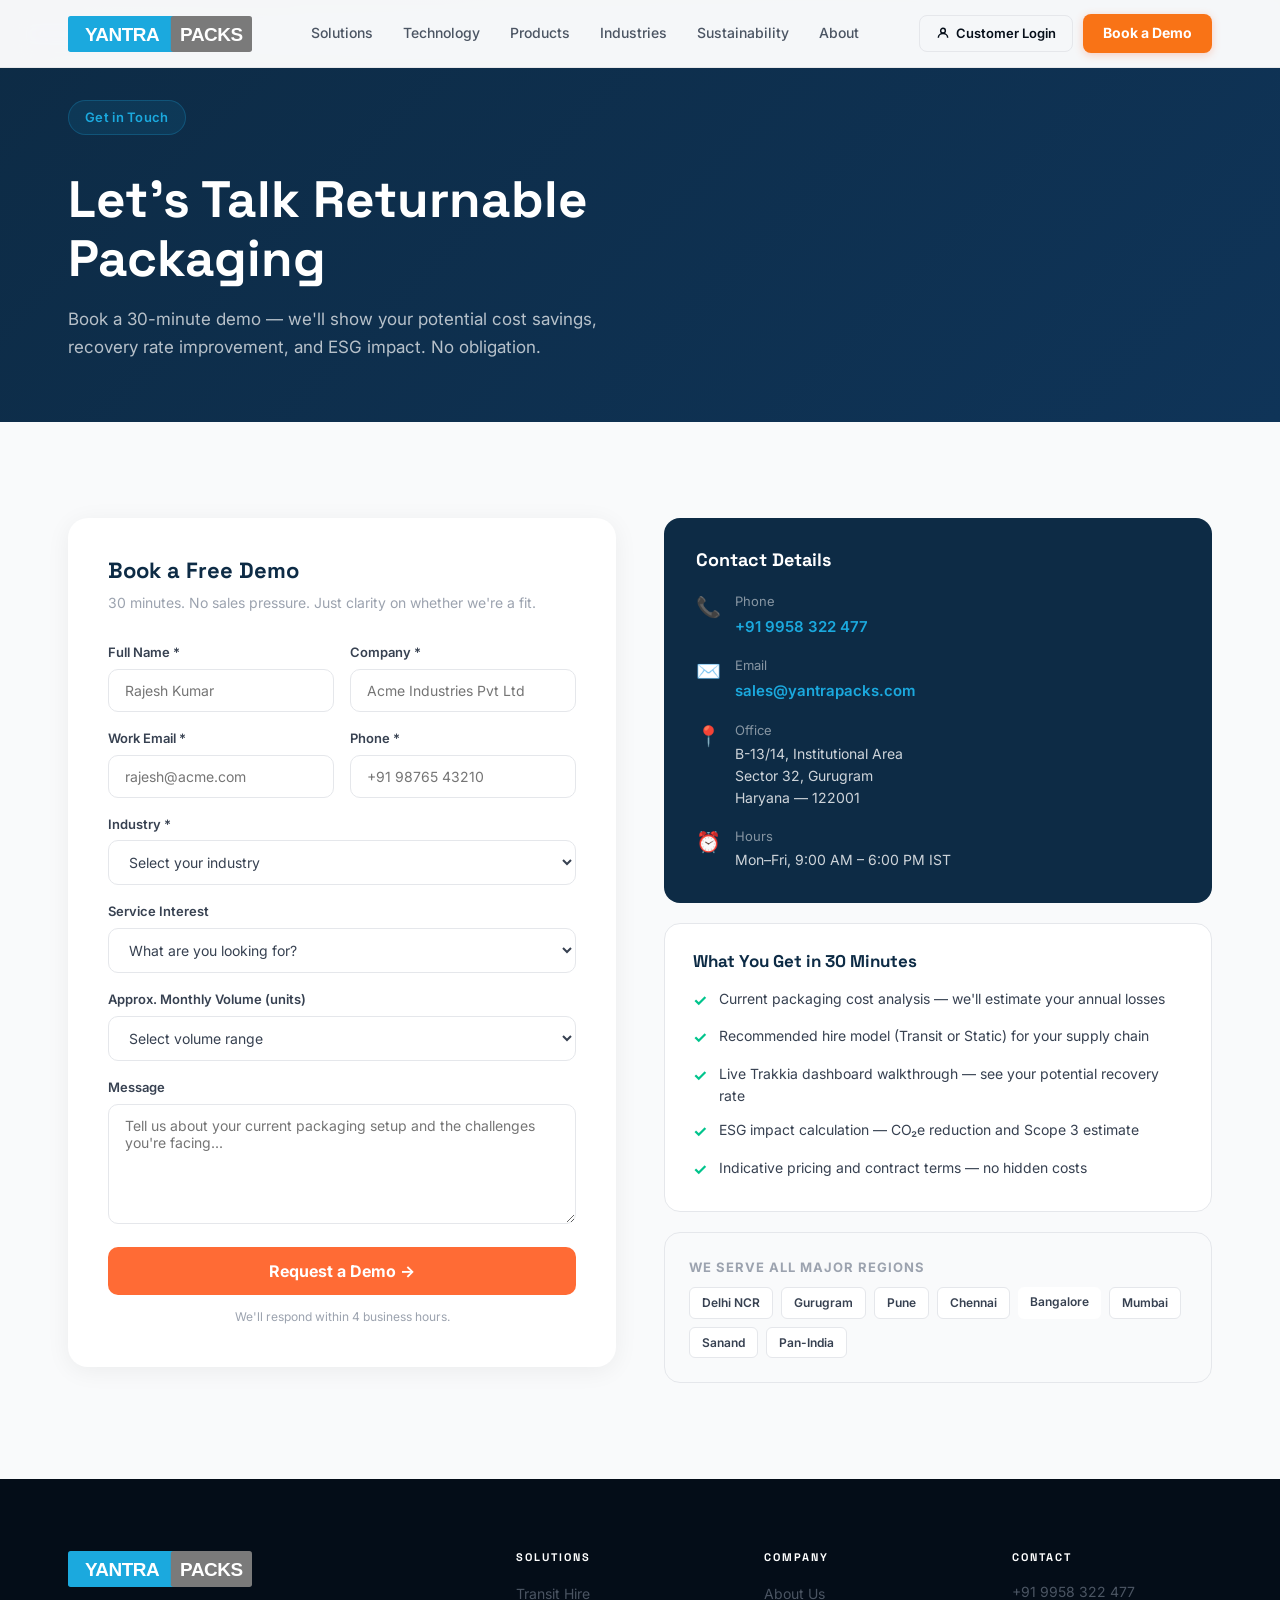
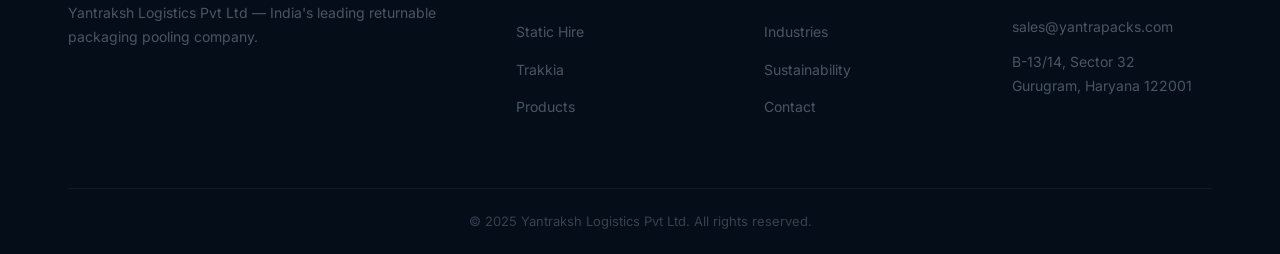
<file: contact.html>
<!DOCTYPE html>
<html lang="en">
<head>
<meta charset="UTF-8">
<meta name="viewport" content="width=device-width, initial-scale=1.0">
<link href="https://fonts.googleapis.com/css2?family=Inter:wght@400;500;600;700&family=Space+Grotesk:wght@600;700;800;900&display=swap" rel="stylesheet">
<link rel="icon" href="images/favicon.svg" type="image/svg+xml">
<link rel="stylesheet" href="css/style.css">
<title>Book a Demo | Contact Yantra Packs — +91 9958 322 477</title>
<meta name="description" content="Contact Yantra Packs for returnable packaging pooling solutions. Call +91 9958 322 477 or email sales@yantrapacks.com. Book a free 30-minute demo. Gurugram, India.">
<link rel="canonical" href="https://www.yantrapacks.com/contact.html">
<meta property="og:title" content="Contact Yantra Packs | Book a Demo">
<meta property="og:type" content="website">
<script type="application/ld+json">
{"@context":"https://schema.org","@type":"LocalBusiness","name":"Yantra Packs","legalName":"Yantraksh Logistics Private Limited","url":"https://www.yantrapacks.com","telephone":"+919958322477","email":"sales@yantrapacks.com","address":{"@type":"PostalAddress","streetAddress":"B-13/14, Institutional Area, Sector 32","addressLocality":"Gurugram","addressRegion":"Haryana","postalCode":"122001","addressCountry":"IN"},"openingHours":"Mo-Fr 09:00-18:00","areaServed":"IN"}
</script>
<style>
.contact-form input, .contact-form select, .contact-form textarea {
  width:100%; padding:12px 16px; border:1px solid #e5e7eb; border-radius:10px;
  font-size:14px; font-family:inherit; outline:none; transition:border-color 0.2s;
  background:#fff; color:#374151; margin-bottom:16px;
}
.contact-form input:focus, .contact-form select:focus, .contact-form textarea:focus { border-color:#1BA9DE; }
.contact-form label { display:block; font-size:13px; font-weight:600; color:#374151; margin-bottom:6px; }
.contact-form textarea { min-height:120px; resize:vertical; }
.submit-btn { background:#FF6B35; color:#fff; border:none; padding:14px 36px; border-radius:10px; font-size:16px; font-weight:700; cursor:pointer; width:100%; font-family:inherit; transition:background 0.2s; }
.submit-btn:hover { background:#e05a28; }
</style>
</head><body>
<nav class="navbar" id="navbar"><div class="container"><a href="index.html" class="nav-logo"><img src="images/logo-nav.svg" alt="Yantra Packs" height="36" style="display:block;"></a><div class="nav-links"><a href="solutions.html">Solutions</a><a href="technology.html">Technology</a><a href="products.html">Products</a><a href="industries.html">Industries</a><a href="sustainability.html">Sustainability</a><a href="about.html">About</a></div><div class="nav-actions"><a href="https://app.trakkia.com" target="_blank" rel="noopener" class="btn-login"><svg width="14" height="14" viewBox="0 0 24 24" fill="none" stroke="currentColor" stroke-width="2.5"><circle cx="12" cy="8" r="4"/><path d="M4 20c0-4 3.6-7 8-7s8 3 8 7"/></svg>Customer Login</a><a href="contact.html" class="btn-demo">Book a Demo</a></div><button class="hamburger" id="mb" aria-label="Menu"><svg width="22" height="22" fill="none" stroke="#374151" stroke-width="2.5" viewBox="0 0 24 24"><path d="M4 6h16M4 12h16M4 18h16"/></svg></button></div><div class="mobile-menu" id="mm"><a href="https://app.trakkia.com" target="_blank" class="mobile-login">🔐 Customer Login (app.trakkia.com)</a><a href="solutions.html">Solutions</a><a href="technology.html">Technology</a><a href="products.html">Products</a><a href="industries.html">Industries</a><a href="sustainability.html">Sustainability</a><a href="about.html">About</a><a href="contact.html">Book a Demo</a></div></nav>
<section style="background:linear-gradient(135deg,#0D2B45,#0f3458);padding:100px 0 60px;">
  <div class="container">
    <span class="section-tag">Get in Touch</span>
    <h1 style="font-size:clamp(32px,4vw,52px);font-weight:900;color:#fff;margin:16px 0 16px;max-width:600px;">Let's Talk Returnable Packaging</h1>
    <p style="font-size:17px;color:rgba(255,255,255,0.7);max-width:540px;line-height:1.7;">Book a 30-minute demo — we'll show your potential cost savings, recovery rate improvement, and ESG impact. No obligation.</p>
  </div>
</section>

<section class="section" style="background:#f9fafb;">
  <div class="container">
    <div class="grid-2" style="gap:48px;align-items:start;">

      <!-- FORM -->
      <div style="background:#fff;border-radius:20px;padding:40px;box-shadow:0 4px 24px rgba(0,0,0,0.06);" class="fu">
        <h2 style="font-size:22px;font-weight:800;color:#0D2B45;margin-bottom:8px;">Book a Free Demo</h2>
        <p style="font-size:14px;color:#9ca3af;margin-bottom:28px;">30 minutes. No sales pressure. Just clarity on whether we're a fit.</p>
        <form class="contact-form" onsubmit="return false;">
          <div style="display:grid;grid-template-columns:1fr 1fr;gap:0 16px;">
            <div><label>Full Name *</label><input type="text" placeholder="Rajesh Kumar" required></div>
            <div><label>Company *</label><input type="text" placeholder="Acme Industries Pvt Ltd" required></div>
          </div>
          <div style="display:grid;grid-template-columns:1fr 1fr;gap:0 16px;">
            <div><label>Work Email *</label><input type="email" placeholder="rajesh@acme.com" required></div>
            <div><label>Phone *</label><input type="tel" placeholder="+91 98765 43210" required></div>
          </div>
          <label>Industry *</label>
          <select required>
            <option value="">Select your industry</option>
            <option>Automotive</option><option>FMCG & Retail</option><option>Pharma & Healthcare</option>
            <option>E-Commerce & Logistics</option><option>Engineering & Manufacturing</option><option>Chemicals</option><option>Other</option>
          </select>
          <label>Service Interest</label>
          <select>
            <option value="">What are you looking for?</option>
            <option>Transit Hire</option><option>Static Hire</option><option>Trakkia Platform</option>
            <option>ESG Reporting</option><option>Custom Packaging Solution</option><option>Not Sure — Need Advice</option>
          </select>
          <label>Approx. Monthly Volume (units)</label>
          <select>
            <option value="">Select volume range</option>
            <option>Under 1,000</option><option>1,000 – 10,000</option><option>10,000 – 50,000</option><option>50,000+</option>
          </select>
          <label>Message</label>
          <textarea placeholder="Tell us about your current packaging setup and the challenges you're facing..."></textarea>
          <button type="submit" class="submit-btn">Request a Demo →</button>
          <p style="font-size:12px;color:#9ca3af;text-align:center;margin-top:12px;">We'll respond within 4 business hours.</p>
        </form>
      </div>

      <!-- CONTACT INFO -->
      <div class="fu2">
        <div style="background:#0D2B45;border-radius:16px;padding:32px;margin-bottom:20px;">
          <h3 style="color:#fff;font-weight:800;font-size:18px;margin-bottom:20px;">Contact Details</h3>
          <div style="display:flex;flex-direction:column;gap:16px;">
            <div style="display:flex;gap:14px;align-items:flex-start;"><div style="font-size:20px;">📞</div><div><div style="font-size:13px;color:rgba(255,255,255,0.5);margin-bottom:2px;">Phone</div><a href="tel:+919958322477" style="color:#1BA9DE;font-weight:600;font-size:15px;">+91 9958 322 477</a></div></div>
            <div style="display:flex;gap:14px;align-items:flex-start;"><div style="font-size:20px;">✉️</div><div><div style="font-size:13px;color:rgba(255,255,255,0.5);margin-bottom:2px;">Email</div><a href="mailto:sales@yantrapacks.com" style="color:#1BA9DE;font-weight:600;font-size:15px;">sales@yantrapacks.com</a></div></div>
            <div style="display:flex;gap:14px;align-items:flex-start;"><div style="font-size:20px;">📍</div><div><div style="font-size:13px;color:rgba(255,255,255,0.5);margin-bottom:2px;">Office</div><div style="color:rgba(255,255,255,0.8);font-size:14px;line-height:1.6;">B-13/14, Institutional Area<br>Sector 32, Gurugram<br>Haryana — 122001</div></div></div>
            <div style="display:flex;gap:14px;align-items:flex-start;"><div style="font-size:20px;">⏰</div><div><div style="font-size:13px;color:rgba(255,255,255,0.5);margin-bottom:2px;">Hours</div><div style="color:rgba(255,255,255,0.8);font-size:14px;">Mon–Fri, 9:00 AM – 6:00 PM IST</div></div></div>
          </div>
        </div>

        <div style="background:#fff;border-radius:16px;padding:28px;border:1px solid #e5e7eb;">
          <h3 style="font-size:17px;font-weight:800;color:#0D2B45;margin-bottom:16px;">What You Get in 30 Minutes</h3>
          <ul style="list-style:none;display:flex;flex-direction:column;gap:12px;">
            <li style="display:flex;gap:12px;font-size:14px;color:#374151;"><span style="color:#00C48C;font-weight:700;font-size:16px;">✓</span>Current packaging cost analysis — we'll estimate your annual losses</li>
            <li style="display:flex;gap:12px;font-size:14px;color:#374151;"><span style="color:#00C48C;font-weight:700;font-size:16px;">✓</span>Recommended hire model (Transit or Static) for your supply chain</li>
            <li style="display:flex;gap:12px;font-size:14px;color:#374151;"><span style="color:#00C48C;font-weight:700;font-size:16px;">✓</span>Live Trakkia dashboard walkthrough — see your potential recovery rate</li>
            <li style="display:flex;gap:12px;font-size:14px;color:#374151;"><span style="color:#00C48C;font-weight:700;font-size:16px;">✓</span>ESG impact calculation — CO₂e reduction and Scope 3 estimate</li>
            <li style="display:flex;gap:12px;font-size:14px;color:#374151;"><span style="color:#00C48C;font-weight:700;font-size:16px;">✓</span>Indicative pricing and contract terms — no hidden costs</li>
          </ul>
        </div>

        <div style="background:#f9fafb;border-radius:16px;padding:24px;margin-top:20px;border:1px solid #e5e7eb;">
          <p style="font-size:13px;font-weight:700;color:#9ca3af;text-transform:uppercase;letter-spacing:1px;margin-bottom:10px;">We Serve All Major Regions</p>
          <div style="display:flex;flex-wrap:wrap;gap:8px;">
            <span style="background:#fff;border:1px solid #e5e7eb;border-radius:6px;padding:5px 12px;font-size:12px;font-weight:600;color:#374151;">Delhi NCR</span>
            <span style="background:#fff;border:1px solid #e5e7eb;border-radius:6px;padding:5px 12px;font-size:12px;font-weight:600;color:#374151;">Gurugram</span>
            <span style="background:#fff;border:1px solid #e5e7eb;border-radius:6px;padding:5px 12px;font-size:12px;font-weight:600;color:#374151;">Pune</span>
            <span style="background:#fff;border:1px solid #e5e7eb;border-radius:6px;padding:5px 12px;font-size:12px;font-weight:600;color:#374151;">Chennai</span>
            <span style="background:#fff;border:1px solid #e5e7xl;border-radius:6px;padding:5px 12px;font-size:12px;font-weight:600;color:#374151;">Bangalore</span>
            <span style="background:#fff;border:1px solid #e5e7eb;border-radius:6px;padding:5px 12px;font-size:12px;font-weight:600;color:#374151;">Mumbai</span>
            <span style="background:#fff;border:1px solid #e5e7eb;border-radius:6px;padding:5px 12px;font-size:12px;font-weight:600;color:#374151;">Sanand</span>
            <span style="background:#fff;border:1px solid #e5e7eb;border-radius:6px;padding:5px 12px;font-size:12px;font-weight:600;color:#374151;">Pan-India</span>
          </div>
        </div>
      </div>
    </div>
  </div>
</section>
<footer class="footer"><div class="container"><div class="footer-grid"><div><div class="nav-logo" style="margin-bottom:12px;"><img src="images/logo-nav.svg" alt="Yantra Packs" height="36" style="display:block;"></div><p class="footer-tagline">Yantraksh Logistics Pvt Ltd — India's leading returnable packaging pooling company.</p></div><div><h4>Solutions</h4><ul><li><a href="solutions.html">Transit Hire</a></li><li><a href="solutions.html">Static Hire</a></li><li><a href="technology.html">Trakkia</a></li><li><a href="products.html">Products</a></li></ul></div><div><h4>Company</h4><ul><li><a href="about.html">About Us</a></li><li><a href="industries.html">Industries</a></li><li><a href="sustainability.html">Sustainability</a></li><li><a href="contact.html">Contact</a></li></ul></div><div><h4>Contact</h4><ul class="footer-contact"><li><a href="tel:+919958322477">+91 9958 322 477</a></li><li><a href="mailto:sales@yantrapacks.com">sales@yantrapacks.com</a></li><li style="margin-top:8px;line-height:1.7;">B-13/14, Sector 32<br>Gurugram, Haryana 122001</li></ul></div></div><div class="footer-bar">© 2025 Yantraksh Logistics Pvt Ltd. All rights reserved.</div></div></footer><script src="js/main.js"></script>
</body>
</html>
</file>
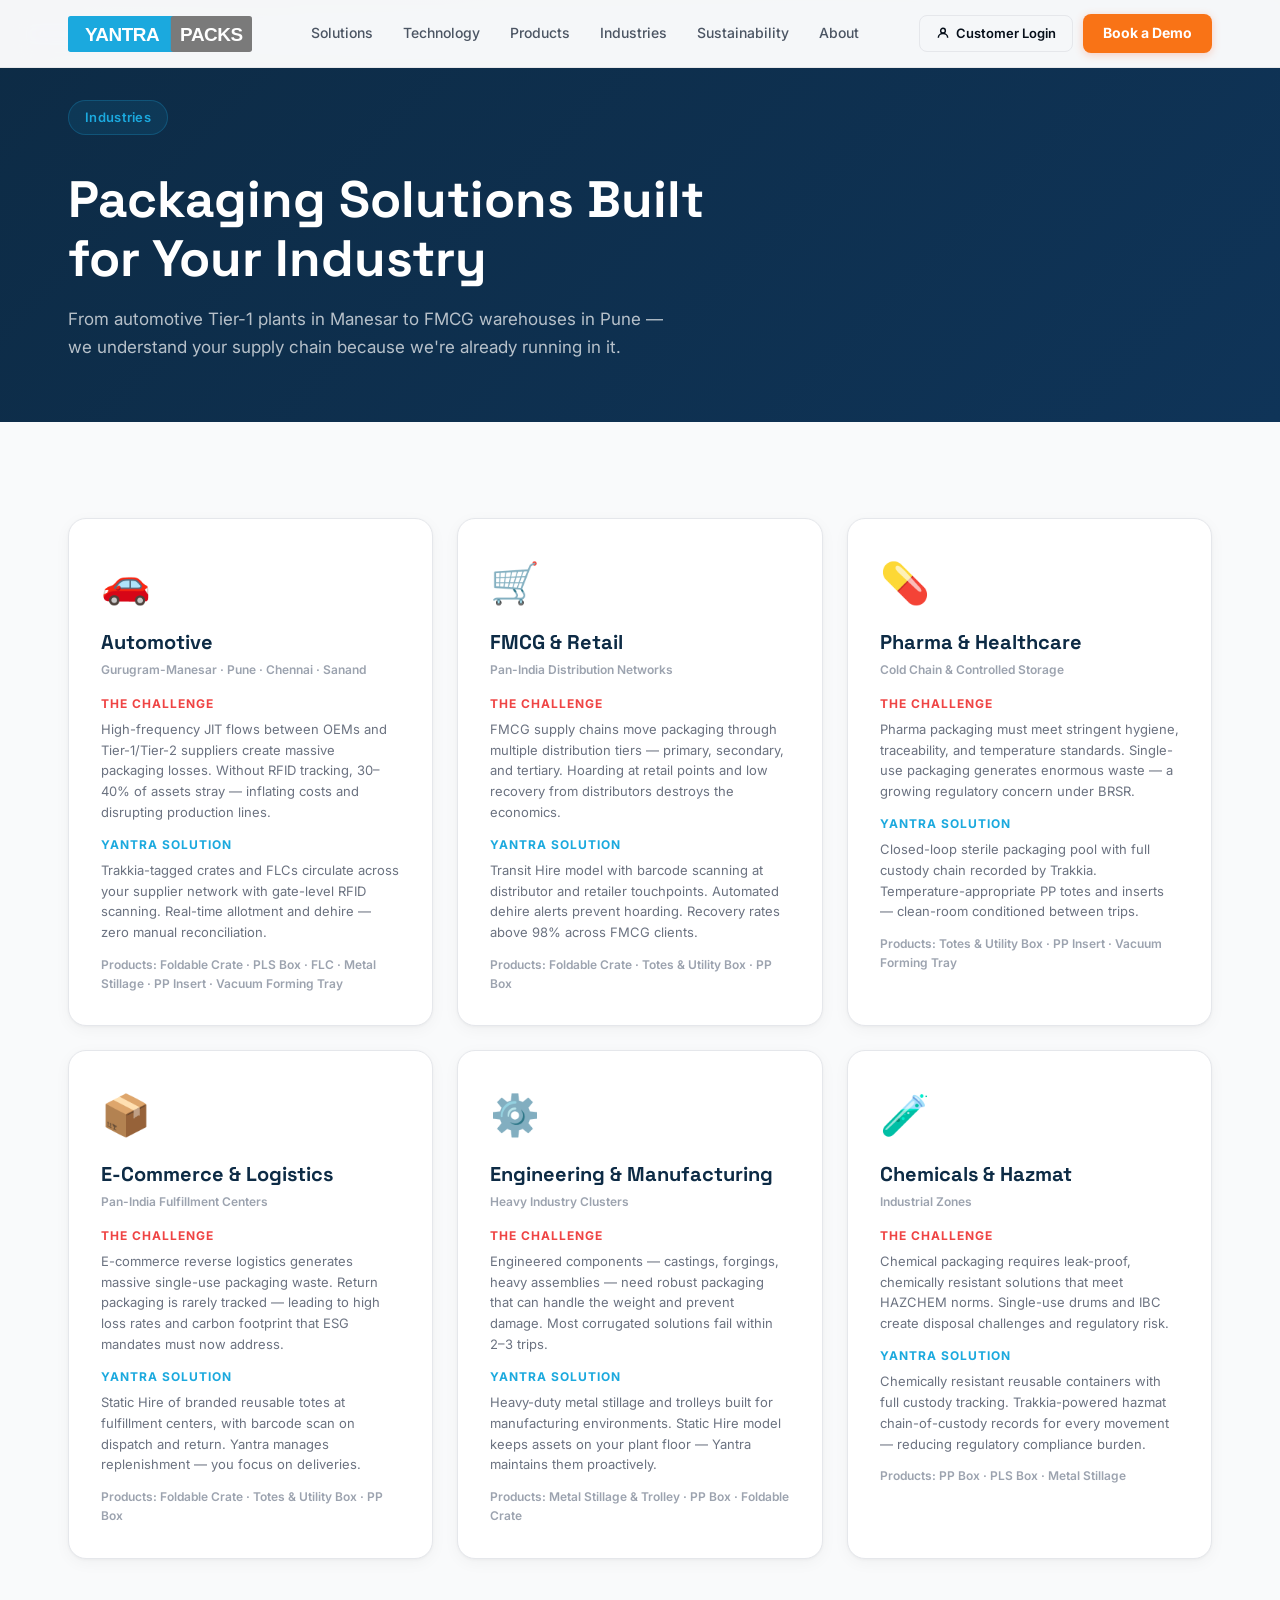
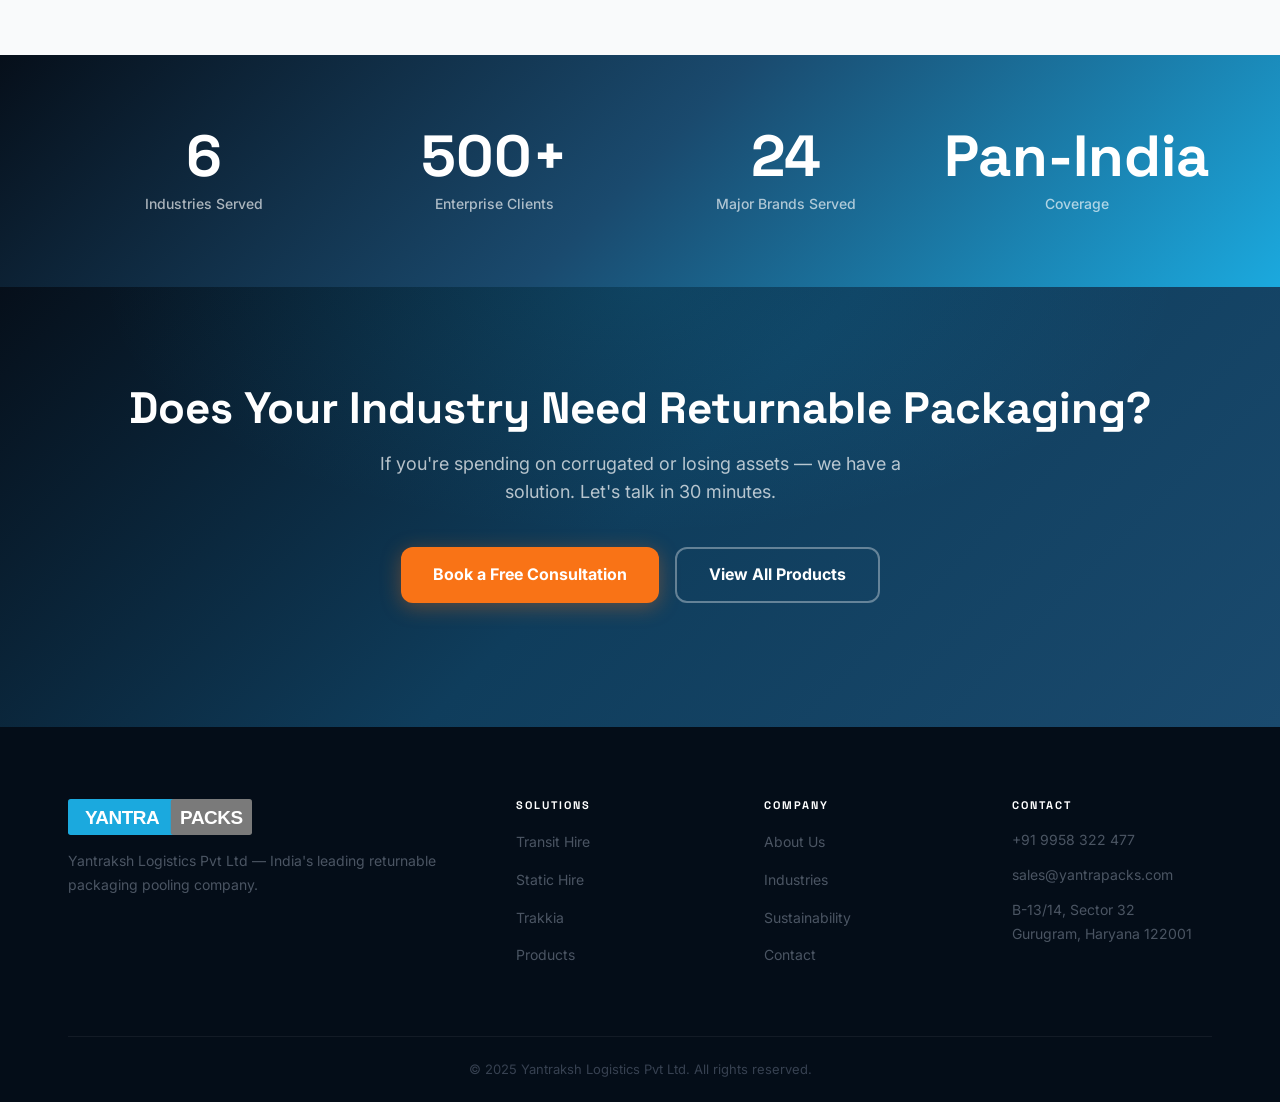
<file: industries.html>
<!DOCTYPE html>
<html lang="en">
<head>
<meta charset="UTF-8">
<meta name="viewport" content="width=device-width, initial-scale=1.0">
<link href="https://fonts.googleapis.com/css2?family=Inter:wght@400;500;600;700&family=Space+Grotesk:wght@600;700;800;900&display=swap" rel="stylesheet">
<link rel="icon" href="images/favicon.svg" type="image/svg+xml">
<link rel="stylesheet" href="css/style.css">
<title>Returnable Packaging for Automotive, FMCG, Pharma India | Yantra Packs</title>
<meta name="description" content="Returnable packaging solutions for automotive, FMCG, pharma, e-commerce, engineering & chemicals in India. Trakkia-tracked, pooled, ESG-ready. Serving Pune, Chennai, Gurugram clusters.">
<link rel="canonical" href="https://www.yantrapacks.com/industries.html">
<meta property="og:title" content="Industry-Specific Returnable Packaging Solutions | Yantra Packs">
<meta property="og:type" content="website">
</head><body>
<nav class="navbar" id="navbar"><div class="container"><a href="index.html" class="nav-logo"><img src="images/logo-nav.svg" alt="Yantra Packs" height="36" style="display:block;"></a><div class="nav-links"><a href="solutions.html">Solutions</a><a href="technology.html">Technology</a><a href="products.html">Products</a><a href="industries.html">Industries</a><a href="sustainability.html">Sustainability</a><a href="about.html">About</a></div><div class="nav-actions"><a href="https://app.trakkia.com" target="_blank" rel="noopener" class="btn-login"><svg width="14" height="14" viewBox="0 0 24 24" fill="none" stroke="currentColor" stroke-width="2.5"><circle cx="12" cy="8" r="4"/><path d="M4 20c0-4 3.6-7 8-7s8 3 8 7"/></svg>Customer Login</a><a href="contact.html" class="btn-demo">Book a Demo</a></div><button class="hamburger" id="mb" aria-label="Menu"><svg width="22" height="22" fill="none" stroke="#374151" stroke-width="2.5" viewBox="0 0 24 24"><path d="M4 6h16M4 12h16M4 18h16"/></svg></button></div><div class="mobile-menu" id="mm"><a href="https://app.trakkia.com" target="_blank" class="mobile-login">🔐 Customer Login (app.trakkia.com)</a><a href="solutions.html">Solutions</a><a href="technology.html">Technology</a><a href="products.html">Products</a><a href="industries.html">Industries</a><a href="sustainability.html">Sustainability</a><a href="about.html">About</a><a href="contact.html">Book a Demo</a></div></nav>
<section style="background:linear-gradient(135deg,#0D2B45,#0f3458);padding:100px 0 60px;">
  <div class="container">
    <span class="section-tag">Industries</span>
    <h1 style="font-size:clamp(32px,4vw,52px);font-weight:900;color:#fff;margin:16px 0 16px;max-width:700px;">Packaging Solutions Built for Your Industry</h1>
    <p style="font-size:17px;color:rgba(255,255,255,0.7);max-width:600px;line-height:1.7;">From automotive Tier-1 plants in Manesar to FMCG warehouses in Pune — we understand your supply chain because we're already running in it.</p>
  </div>
</section>

<section class="section" style="background:#f9fafb;">
  <div class="container">
    <div class="grid-3">
<div class="card fu" style="padding:32px;">
        <div style="font-size:40px;margin-bottom:16px;">🚗</div>
        <h3 style="font-size:20px;font-weight:800;color:#0D2B45;margin-bottom:6px;">Automotive</h3>
        <div style="font-size:12px;color:#9ca3af;font-weight:600;margin-bottom:14px;">Gurugram-Manesar · Pune · Chennai · Sanand</div>
        <div style="margin-bottom:12px;"><div style="font-size:12px;font-weight:700;text-transform:uppercase;letter-spacing:1px;color:#ef4444;margin-bottom:6px;">The Challenge</div><p style="font-size:13px;color:#6b7280;line-height:1.6;">High-frequency JIT flows between OEMs and Tier-1/Tier-2 suppliers create massive packaging losses. Without RFID tracking, 30–40% of assets stray — inflating costs and disrupting production lines.</p></div>
        <div style="margin-bottom:12px;"><div style="font-size:12px;font-weight:700;text-transform:uppercase;letter-spacing:1px;color:#1BA9DE;margin-bottom:6px;">Yantra Solution</div><p style="font-size:13px;color:#6b7280;line-height:1.6;">Trakkia-tagged crates and FLCs circulate across your supplier network with gate-level RFID scanning. Real-time allotment and dehire — zero manual reconciliation.</p></div>
        <div style="font-size:12px;color:#9ca3af;font-weight:600;">Products: Foldable Crate · PLS Box · FLC · Metal Stillage · PP Insert · Vacuum Forming Tray</div>
      </div><div class="card fu2" style="padding:32px;">
        <div style="font-size:40px;margin-bottom:16px;">🛒</div>
        <h3 style="font-size:20px;font-weight:800;color:#0D2B45;margin-bottom:6px;">FMCG & Retail</h3>
        <div style="font-size:12px;color:#9ca3af;font-weight:600;margin-bottom:14px;">Pan-India Distribution Networks</div>
        <div style="margin-bottom:12px;"><div style="font-size:12px;font-weight:700;text-transform:uppercase;letter-spacing:1px;color:#ef4444;margin-bottom:6px;">The Challenge</div><p style="font-size:13px;color:#6b7280;line-height:1.6;">FMCG supply chains move packaging through multiple distribution tiers — primary, secondary, and tertiary. Hoarding at retail points and low recovery from distributors destroys the economics.</p></div>
        <div style="margin-bottom:12px;"><div style="font-size:12px;font-weight:700;text-transform:uppercase;letter-spacing:1px;color:#1BA9DE;margin-bottom:6px;">Yantra Solution</div><p style="font-size:13px;color:#6b7280;line-height:1.6;">Transit Hire model with barcode scanning at distributor and retailer touchpoints. Automated dehire alerts prevent hoarding. Recovery rates above 98% across FMCG clients.</p></div>
        <div style="font-size:12px;color:#9ca3af;font-weight:600;">Products: Foldable Crate · Totes & Utility Box · PP Box</div>
      </div><div class="card fu3" style="padding:32px;">
        <div style="font-size:40px;margin-bottom:16px;">💊</div>
        <h3 style="font-size:20px;font-weight:800;color:#0D2B45;margin-bottom:6px;">Pharma & Healthcare</h3>
        <div style="font-size:12px;color:#9ca3af;font-weight:600;margin-bottom:14px;">Cold Chain & Controlled Storage</div>
        <div style="margin-bottom:12px;"><div style="font-size:12px;font-weight:700;text-transform:uppercase;letter-spacing:1px;color:#ef4444;margin-bottom:6px;">The Challenge</div><p style="font-size:13px;color:#6b7280;line-height:1.6;">Pharma packaging must meet stringent hygiene, traceability, and temperature standards. Single-use packaging generates enormous waste — a growing regulatory concern under BRSR.</p></div>
        <div style="margin-bottom:12px;"><div style="font-size:12px;font-weight:700;text-transform:uppercase;letter-spacing:1px;color:#1BA9DE;margin-bottom:6px;">Yantra Solution</div><p style="font-size:13px;color:#6b7280;line-height:1.6;">Closed-loop sterile packaging pool with full custody chain recorded by Trakkia. Temperature-appropriate PP totes and inserts — clean-room conditioned between trips.</p></div>
        <div style="font-size:12px;color:#9ca3af;font-weight:600;">Products: Totes & Utility Box · PP Insert · Vacuum Forming Tray</div>
      </div>
    </div>
    <div class="grid-3" style="margin-top:24px;">
<div class="card fu" style="padding:32px;">
        <div style="font-size:40px;margin-bottom:16px;">📦</div>
        <h3 style="font-size:20px;font-weight:800;color:#0D2B45;margin-bottom:6px;">E-Commerce & Logistics</h3>
        <div style="font-size:12px;color:#9ca3af;font-weight:600;margin-bottom:14px;">Pan-India Fulfillment Centers</div>
        <div style="margin-bottom:12px;"><div style="font-size:12px;font-weight:700;text-transform:uppercase;letter-spacing:1px;color:#ef4444;margin-bottom:6px;">The Challenge</div><p style="font-size:13px;color:#6b7280;line-height:1.6;">E-commerce reverse logistics generates massive single-use packaging waste. Return packaging is rarely tracked — leading to high loss rates and carbon footprint that ESG mandates must now address.</p></div>
        <div style="margin-bottom:12px;"><div style="font-size:12px;font-weight:700;text-transform:uppercase;letter-spacing:1px;color:#1BA9DE;margin-bottom:6px;">Yantra Solution</div><p style="font-size:13px;color:#6b7280;line-height:1.6;">Static Hire of branded reusable totes at fulfillment centers, with barcode scan on dispatch and return. Yantra manages replenishment — you focus on deliveries.</p></div>
        <div style="font-size:12px;color:#9ca3af;font-weight:600;">Products: Foldable Crate · Totes & Utility Box · PP Box</div>
      </div><div class="card fu2" style="padding:32px;">
        <div style="font-size:40px;margin-bottom:16px;">⚙️</div>
        <h3 style="font-size:20px;font-weight:800;color:#0D2B45;margin-bottom:6px;">Engineering & Manufacturing</h3>
        <div style="font-size:12px;color:#9ca3af;font-weight:600;margin-bottom:14px;">Heavy Industry Clusters</div>
        <div style="margin-bottom:12px;"><div style="font-size:12px;font-weight:700;text-transform:uppercase;letter-spacing:1px;color:#ef4444;margin-bottom:6px;">The Challenge</div><p style="font-size:13px;color:#6b7280;line-height:1.6;">Engineered components — castings, forgings, heavy assemblies — need robust packaging that can handle the weight and prevent damage. Most corrugated solutions fail within 2–3 trips.</p></div>
        <div style="margin-bottom:12px;"><div style="font-size:12px;font-weight:700;text-transform:uppercase;letter-spacing:1px;color:#1BA9DE;margin-bottom:6px;">Yantra Solution</div><p style="font-size:13px;color:#6b7280;line-height:1.6;">Heavy-duty metal stillage and trolleys built for manufacturing environments. Static Hire model keeps assets on your plant floor — Yantra maintains them proactively.</p></div>
        <div style="font-size:12px;color:#9ca3af;font-weight:600;">Products: Metal Stillage & Trolley · PP Box · Foldable Crate</div>
      </div><div class="card fu3" style="padding:32px;">
        <div style="font-size:40px;margin-bottom:16px;">🧪</div>
        <h3 style="font-size:20px;font-weight:800;color:#0D2B45;margin-bottom:6px;">Chemicals & Hazmat</h3>
        <div style="font-size:12px;color:#9ca3af;font-weight:600;margin-bottom:14px;">Industrial Zones</div>
        <div style="margin-bottom:12px;"><div style="font-size:12px;font-weight:700;text-transform:uppercase;letter-spacing:1px;color:#ef4444;margin-bottom:6px;">The Challenge</div><p style="font-size:13px;color:#6b7280;line-height:1.6;">Chemical packaging requires leak-proof, chemically resistant solutions that meet HAZCHEM norms. Single-use drums and IBC create disposal challenges and regulatory risk.</p></div>
        <div style="margin-bottom:12px;"><div style="font-size:12px;font-weight:700;text-transform:uppercase;letter-spacing:1px;color:#1BA9DE;margin-bottom:6px;">Yantra Solution</div><p style="font-size:13px;color:#6b7280;line-height:1.6;">Chemically resistant reusable containers with full custody tracking. Trakkia-powered hazmat chain-of-custody records for every movement — reducing regulatory compliance burden.</p></div>
        <div style="font-size:12px;color:#9ca3af;font-weight:600;">Products: PP Box · PLS Box · Metal Stillage</div>
      </div>
    </div>
  </div>
</section>

<section class="impact-band">
  <div class="container">
    <div class="grid-4" style="text-align:center;">
      <div class="impact-stat fu"><div class="big">6</div><div class="lbl">Industries Served</div></div>
      <div class="impact-stat fu2"><div class="big">500+</div><div class="lbl">Enterprise Clients</div></div>
      <div class="impact-stat fu3"><div class="big">24</div><div class="lbl">Major Brands Served</div></div>
      <div class="impact-stat fu3"><div class="big">Pan-India</div><div class="lbl">Coverage</div></div>
    </div>
  </div>
</section>

<section class="cta-band">
  <div class="container">
    <h2 class="fu">Does Your Industry Need Returnable Packaging?</h2>
    <p class="fu2">If you're spending on corrugated or losing assets — we have a solution. Let's talk in 30 minutes.</p>
    <div class="cta-btns fu3"><a href="contact.html" class="btn-primary">Book a Free Consultation</a><a href="products.html" class="btn-outline-white">View All Products</a></div>
  </div>
</section>
<footer class="footer"><div class="container"><div class="footer-grid"><div><div class="nav-logo" style="margin-bottom:12px;"><img src="images/logo-nav.svg" alt="Yantra Packs" height="36" style="display:block;"></div><p class="footer-tagline">Yantraksh Logistics Pvt Ltd — India's leading returnable packaging pooling company.</p></div><div><h4>Solutions</h4><ul><li><a href="solutions.html">Transit Hire</a></li><li><a href="solutions.html">Static Hire</a></li><li><a href="technology.html">Trakkia</a></li><li><a href="products.html">Products</a></li></ul></div><div><h4>Company</h4><ul><li><a href="about.html">About Us</a></li><li><a href="industries.html">Industries</a></li><li><a href="sustainability.html">Sustainability</a></li><li><a href="contact.html">Contact</a></li></ul></div><div><h4>Contact</h4><ul class="footer-contact"><li><a href="tel:+919958322477">+91 9958 322 477</a></li><li><a href="mailto:sales@yantrapacks.com">sales@yantrapacks.com</a></li><li style="margin-top:8px;line-height:1.7;">B-13/14, Sector 32<br>Gurugram, Haryana 122001</li></ul></div></div><div class="footer-bar">© 2025 Yantraksh Logistics Pvt Ltd. All rights reserved.</div></div></footer><script src="js/main.js"></script>
</body>
</html>
</file>
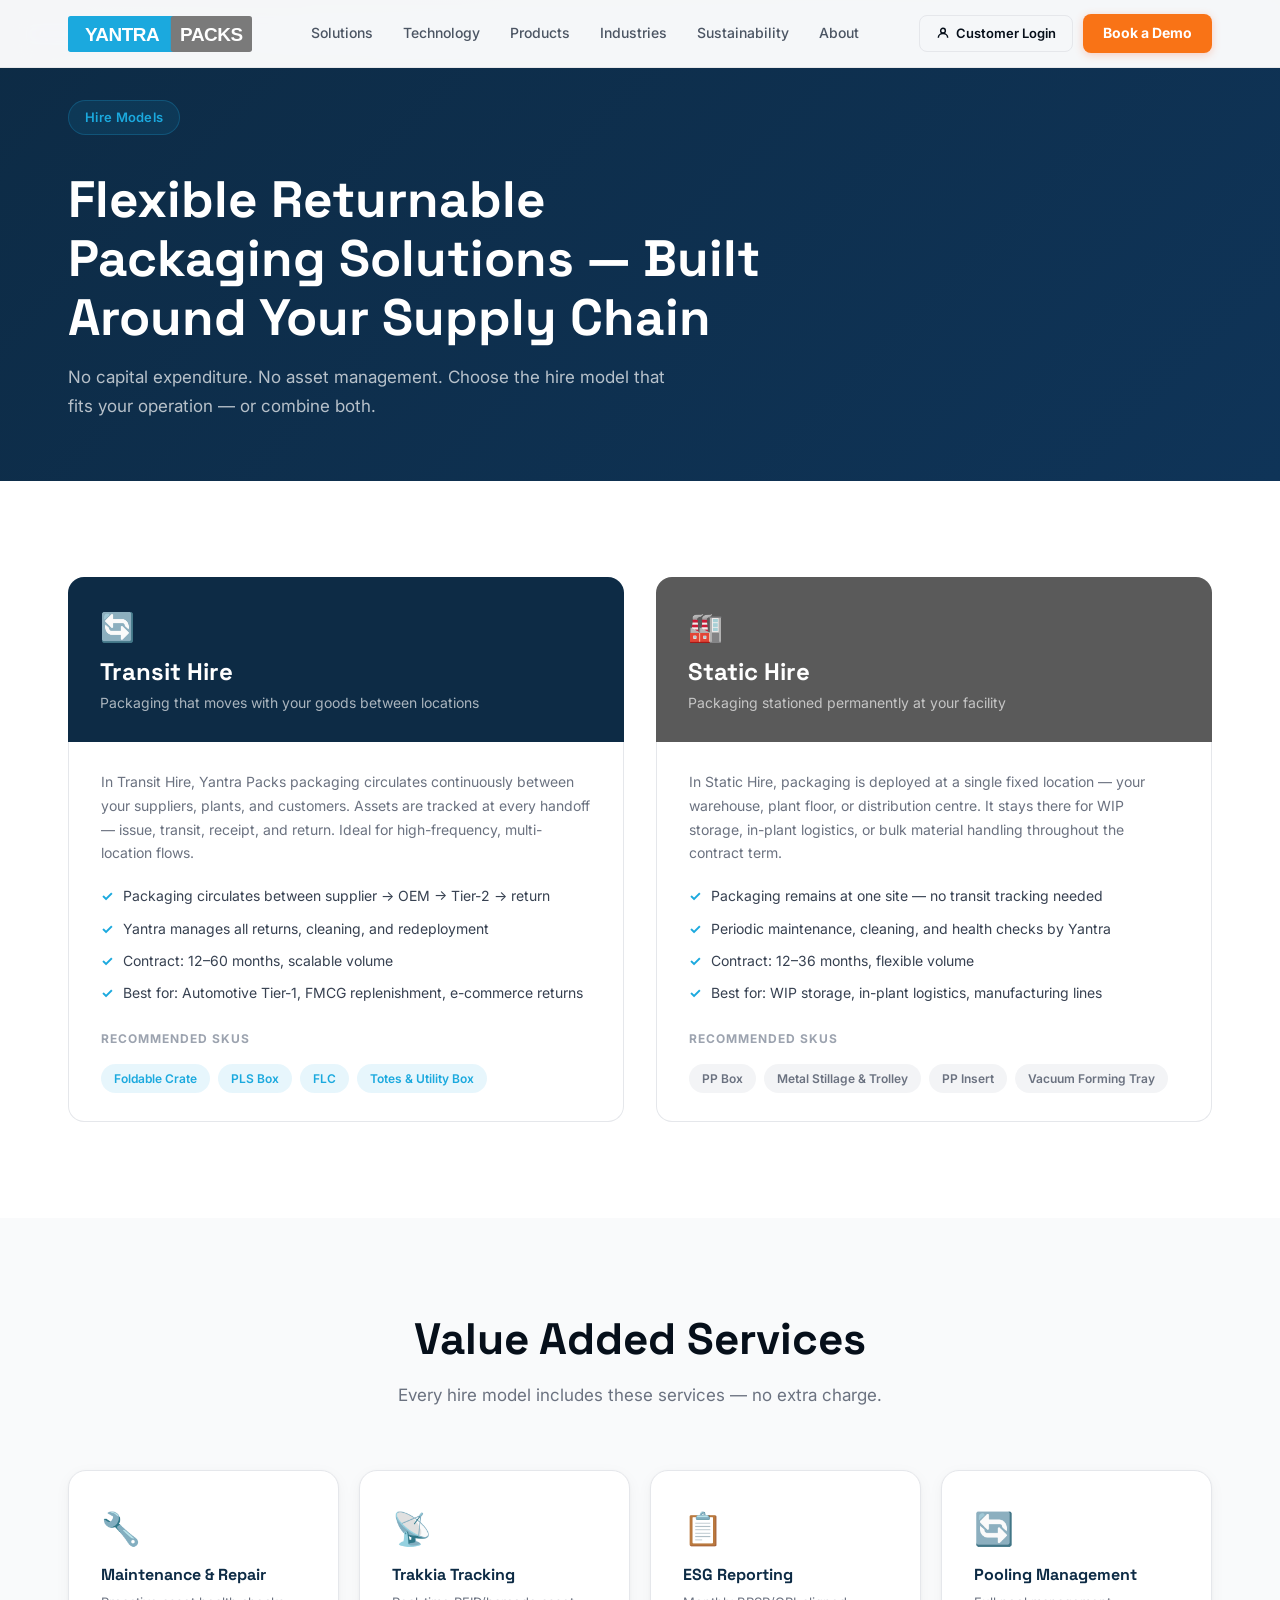
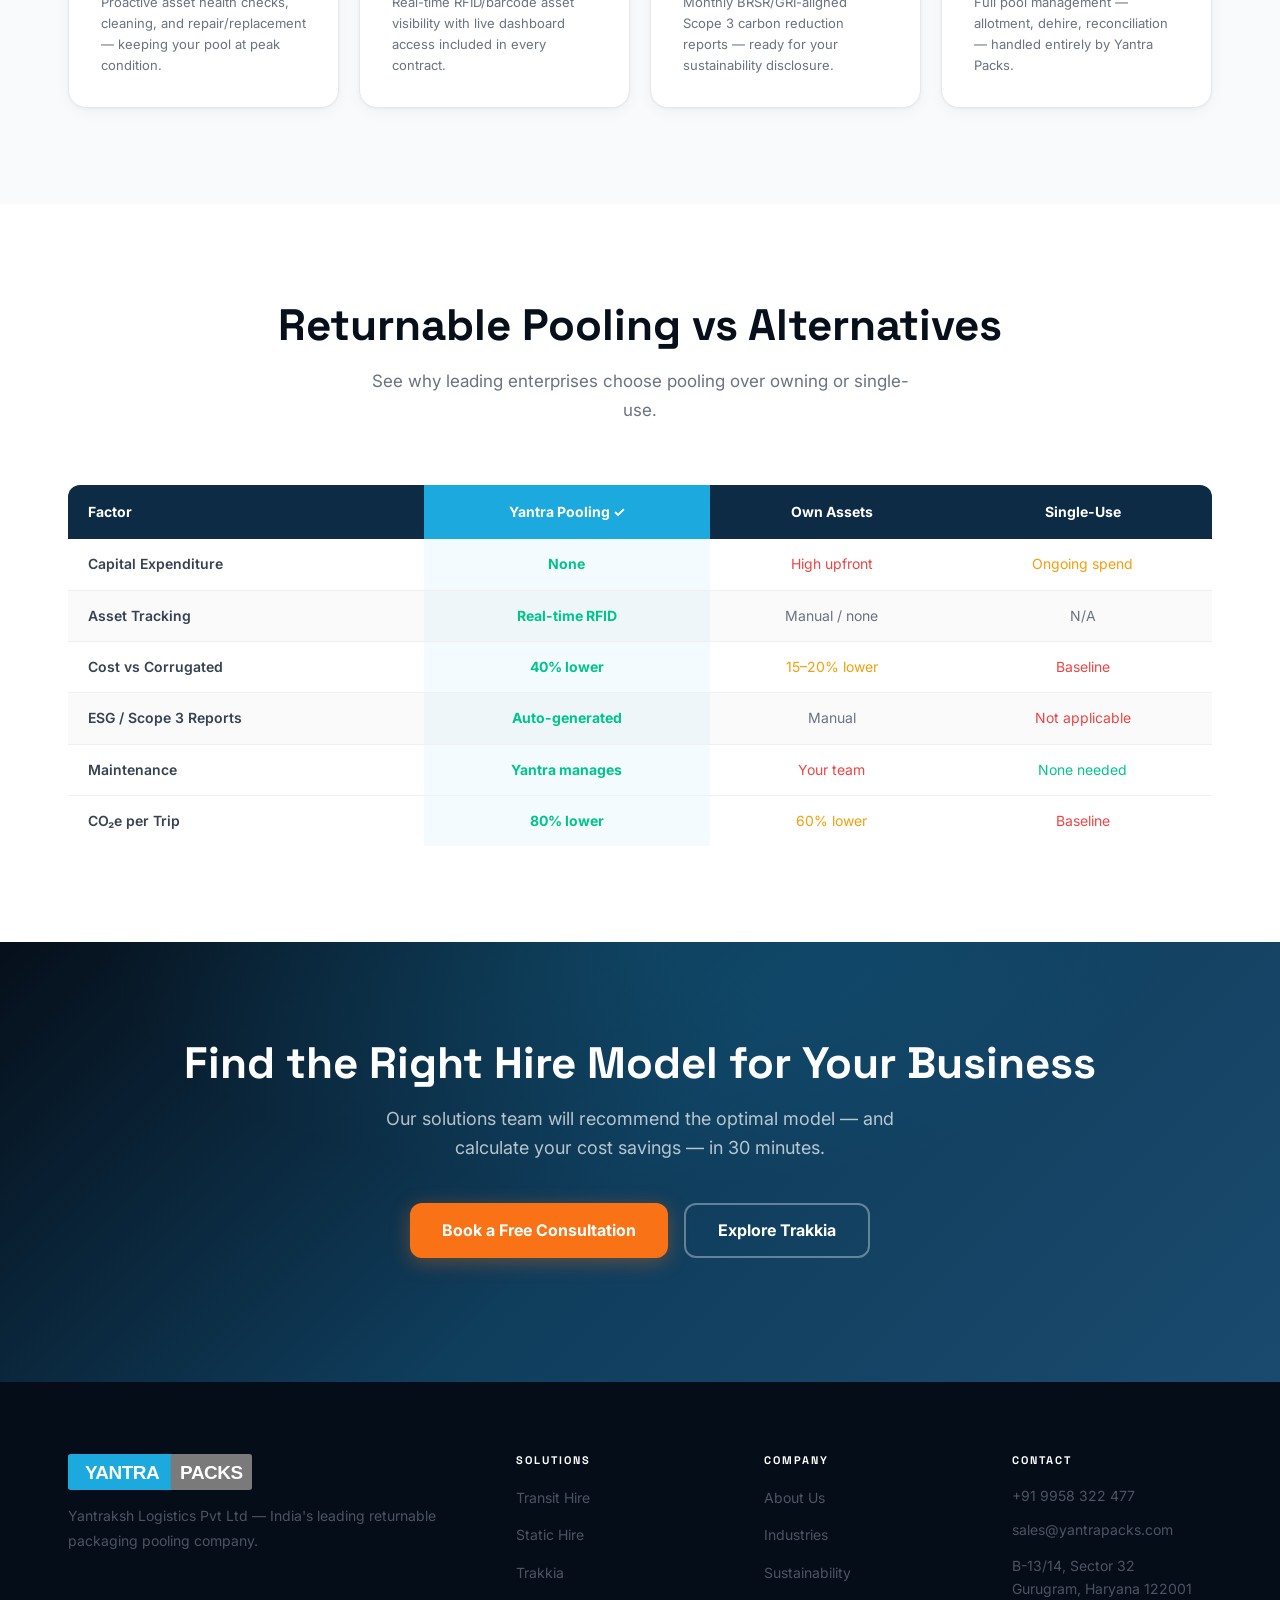
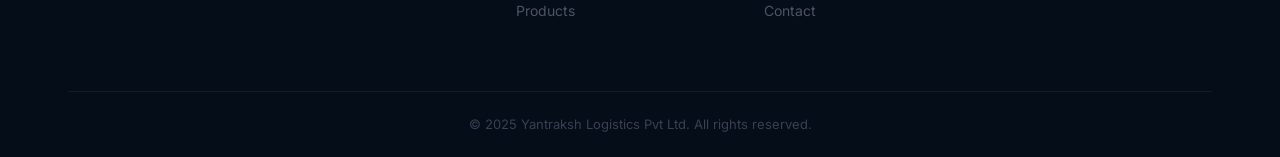
<file: solutions.html>
<!DOCTYPE html>
<html lang="en">
<head>
<meta charset="UTF-8">
<meta name="viewport" content="width=device-width, initial-scale=1.0">
<link href="https://fonts.googleapis.com/css2?family=Inter:wght@400;500;600;700&family=Space+Grotesk:wght@600;700;800;900&display=swap" rel="stylesheet">
<link rel="icon" href="images/favicon.svg" type="image/svg+xml">
<link rel="stylesheet" href="css/style.css">
<title>Returnable Packaging Hire Models — Transit & Static | Yantra Packs</title>
<meta name="description" content="Flexible returnable packaging hire models — Transit Hire for moving goods & Static Hire for fixed facilities. No capex. Trakkia-tracked. 12–60 month contracts.">
<link rel="canonical" href="https://www.yantrapacks.com/solutions.html">
<meta property="og:title" content="Returnable Packaging Hire Models | Yantra Packs India">
<meta property="og:type" content="website">
</head><body>
<nav class="navbar" id="navbar">
  <div class="container">
    <a href="index.html" class="nav-logo"><img src="images/logo-nav.svg" alt="Yantra Packs" height="36" style="display:block;"></a>
    <div class="nav-links">
      <a href="solutions.html">Solutions</a><a href="technology.html">Technology</a><a href="products.html">Products</a><a href="industries.html">Industries</a><a href="sustainability.html">Sustainability</a><a href="about.html">About</a>
    </div>
    <div class="nav-actions">
      <a href="https://app.trakkia.com" target="_blank" rel="noopener" class="btn-login"><svg width="14" height="14" viewBox="0 0 24 24" fill="none" stroke="currentColor" stroke-width="2.5"><circle cx="12" cy="8" r="4"/><path d="M4 20c0-4 3.6-7 8-7s8 3 8 7"/></svg>Customer Login</a>
      <a href="contact.html" class="btn-demo">Book a Demo</a>
    </div>
    <button class="hamburger" id="mb" aria-label="Menu"><svg width="22" height="22" fill="none" stroke="#374151" stroke-width="2.5" viewBox="0 0 24 24"><path d="M4 6h16M4 12h16M4 18h16"/></svg></button>
  </div>
  <div class="mobile-menu" id="mm">
    <a href="https://app.trakkia.com" target="_blank" class="mobile-login">🔐 Customer Login (app.trakkia.com)</a>
    <a href="solutions.html">Solutions</a><a href="technology.html">Technology</a><a href="products.html">Products</a><a href="industries.html">Industries</a><a href="sustainability.html">Sustainability</a><a href="about.html">About</a>
    <a href="contact.html">Book a Demo</a>
  </div>
</nav>
<section style="background:linear-gradient(135deg,#0D2B45,#0f3458);padding:100px 0 60px;">
  <div class="container">
    <span class="section-tag">Hire Models</span>
    <h1 style="font-size:clamp(32px,4vw,52px);font-weight:900;color:#fff;margin:16px 0 16px;max-width:700px;">Flexible Returnable Packaging Solutions — Built Around Your Supply Chain</h1>
    <p style="font-size:17px;color:rgba(255,255,255,0.7);max-width:600px;line-height:1.7;">No capital expenditure. No asset management. Choose the hire model that fits your operation — or combine both.</p>
  </div>
</section>

<section class="section" style="background:#fff;">
  <div class="container">
    <div class="grid-2">
      <div class="fu">
        <div style="background:#0D2B45;border-radius:16px 16px 0 0;padding:28px 32px;">
          <div style="font-size:28px;margin-bottom:8px;">🔄</div>
          <h2 style="color:#fff;font-size:24px;font-weight:800;margin-bottom:6px;">Transit Hire</h2>
          <p style="color:rgba(255,255,255,0.65);font-size:14px;">Packaging that moves with your goods between locations</p>
        </div>
        <div style="border:1px solid #e5e7eb;border-top:none;border-radius:0 0 16px 16px;padding:28px 32px;">
          <p style="color:#6b7280;font-size:14px;line-height:1.7;margin-bottom:20px;">In Transit Hire, Yantra Packs packaging circulates continuously between your suppliers, plants, and customers. Assets are tracked at every handoff — issue, transit, receipt, and return. Ideal for high-frequency, multi-location flows.</p>
          <ul style="list-style:none;display:flex;flex-direction:column;gap:10px;margin-bottom:24px;">
            <li style="display:flex;gap:10px;font-size:14px;color:#374151;"><span style="color:#1BA9DE;font-weight:700;">✓</span>Packaging circulates between supplier → OEM → Tier-2 → return</li>
            <li style="display:flex;gap:10px;font-size:14px;color:#374151;"><span style="color:#1BA9DE;font-weight:700;">✓</span>Yantra manages all returns, cleaning, and redeployment</li>
            <li style="display:flex;gap:10px;font-size:14px;color:#374151;"><span style="color:#1BA9DE;font-weight:700;">✓</span>Contract: 12–60 months, scalable volume</li>
            <li style="display:flex;gap:10px;font-size:14px;color:#374151;"><span style="color:#1BA9DE;font-weight:700;">✓</span>Best for: Automotive Tier-1, FMCG replenishment, e-commerce returns</li>
          </ul>
          <div style="font-size:12px;font-weight:700;color:#9ca3af;text-transform:uppercase;letter-spacing:1px;margin-bottom:10px;">Recommended SKUs</div>
          <div class="sku-tags"><span class="sku-tag">Foldable Crate</span><span class="sku-tag">PLS Box</span><span class="sku-tag">FLC</span><span class="sku-tag">Totes & Utility Box</span></div>
        </div>
      </div>
      <div class="fu2">
        <div style="background:#5a5a5a;border-radius:16px 16px 0 0;padding:28px 32px;">
          <div style="font-size:28px;margin-bottom:8px;">🏭</div>
          <h2 style="color:#fff;font-size:24px;font-weight:800;margin-bottom:6px;">Static Hire</h2>
          <p style="color:rgba(255,255,255,0.65);font-size:14px;">Packaging stationed permanently at your facility</p>
        </div>
        <div style="border:1px solid #e5e7eb;border-top:none;border-radius:0 0 16px 16px;padding:28px 32px;">
          <p style="color:#6b7280;font-size:14px;line-height:1.7;margin-bottom:20px;">In Static Hire, packaging is deployed at a single fixed location — your warehouse, plant floor, or distribution centre. It stays there for WIP storage, in-plant logistics, or bulk material handling throughout the contract term.</p>
          <ul style="list-style:none;display:flex;flex-direction:column;gap:10px;margin-bottom:24px;">
            <li style="display:flex;gap:10px;font-size:14px;color:#374151;"><span style="color:#1BA9DE;font-weight:700;">✓</span>Packaging remains at one site — no transit tracking needed</li>
            <li style="display:flex;gap:10px;font-size:14px;color:#374151;"><span style="color:#1BA9DE;font-weight:700;">✓</span>Periodic maintenance, cleaning, and health checks by Yantra</li>
            <li style="display:flex;gap:10px;font-size:14px;color:#374151;"><span style="color:#1BA9DE;font-weight:700;">✓</span>Contract: 12–36 months, flexible volume</li>
            <li style="display:flex;gap:10px;font-size:14px;color:#374151;"><span style="color:#1BA9DE;font-weight:700;">✓</span>Best for: WIP storage, in-plant logistics, manufacturing lines</li>
          </ul>
          <div style="font-size:12px;font-weight:700;color:#9ca3af;text-transform:uppercase;letter-spacing:1px;margin-bottom:10px;">Recommended SKUs</div>
          <div class="sku-tags"><span class="sku-tag gray">PP Box</span><span class="sku-tag gray">Metal Stillage & Trolley</span><span class="sku-tag gray">PP Insert</span><span class="sku-tag gray">Vacuum Forming Tray</span></div>
        </div>
      </div>
    </div>
  </div>
</section>

<!-- VALUE ADDED SERVICES -->
<section class="section" style="background:#f9fafb;">
  <div class="container">
    <div class="section-header text-center fu"><h2 class="section-title">Value Added Services</h2><p class="section-sub" style="margin:0 auto;">Every hire model includes these services — no extra charge.</p></div>
    <div class="grid-4">
      <div class="card fu"><div style="font-size:32px;margin-bottom:12px;">🔧</div><h3 style="font-size:16px;font-weight:700;color:#0D2B45;margin-bottom:8px;">Maintenance & Repair</h3><p style="font-size:13px;color:#6b7280;">Proactive asset health checks, cleaning, and repair/replacement — keeping your pool at peak condition.</p></div>
      <div class="card fu2"><div style="font-size:32px;margin-bottom:12px;">📡</div><h3 style="font-size:16px;font-weight:700;color:#0D2B45;margin-bottom:8px;">Trakkia Tracking</h3><p style="font-size:13px;color:#6b7280;">Real-time RFID/barcode asset visibility with live dashboard access included in every contract.</p></div>
      <div class="card fu3"><div style="font-size:32px;margin-bottom:12px;">📋</div><h3 style="font-size:16px;font-weight:700;color:#0D2B45;margin-bottom:8px;">ESG Reporting</h3><p style="font-size:13px;color:#6b7280;">Monthly BRSR/GRI-aligned Scope 3 carbon reduction reports — ready for your sustainability disclosure.</p></div>
      <div class="card fu3"><div style="font-size:32px;margin-bottom:12px;">🔄</div><h3 style="font-size:16px;font-weight:700;color:#0D2B45;margin-bottom:8px;">Pooling Management</h3><p style="font-size:13px;color:#6b7280;">Full pool management — allotment, dehire, reconciliation — handled entirely by Yantra Packs.</p></div>
    </div>
  </div>
</section>

<!-- COMPARISON TABLE -->
<section class="section" style="background:#fff;">
  <div class="container">
    <div class="section-header text-center fu"><h2 class="section-title">Returnable Pooling vs Alternatives</h2><p class="section-sub" style="margin:0 auto;">See why leading enterprises choose pooling over owning or single-use.</p></div>
    <div style="overflow-x:auto;" class="fu">
      <table style="width:100%;border-collapse:collapse;font-size:14px;">
        <thead>
          <tr style="background:#0D2B45;color:#fff;">
            <th style="padding:16px 20px;text-align:left;border-radius:12px 0 0 0;">Factor</th>
            <th style="padding:16px 20px;text-align:center;background:#1BA9DE;">Yantra Pooling ✓</th>
            <th style="padding:16px 20px;text-align:center;">Own Assets</th>
            <th style="padding:16px 20px;text-align:center;border-radius:0 12px 0 0;">Single-Use</th>
          </tr>
        </thead>
        <tbody>
          <tr style="border-bottom:1px solid #f0f0f0;"><td style="padding:14px 20px;font-weight:600;color:#374151;">Capital Expenditure</td><td style="padding:14px 20px;text-align:center;background:rgba(27,169,222,0.05);color:#00C48C;font-weight:700;">None</td><td style="padding:14px 20px;text-align:center;color:#ef4444;">High upfront</td><td style="padding:14px 20px;text-align:center;color:#f59e0b;">Ongoing spend</td></tr>
          <tr style="border-bottom:1px solid #f0f0f0;background:#fafafa;"><td style="padding:14px 20px;font-weight:600;color:#374151;">Asset Tracking</td><td style="padding:14px 20px;text-align:center;background:rgba(27,169,222,0.05);color:#00C48C;font-weight:700;">Real-time RFID</td><td style="padding:14px 20px;text-align:center;color:#6b7280;">Manual / none</td><td style="padding:14px 20px;text-align:center;color:#6b7280;">N/A</td></tr>
          <tr style="border-bottom:1px solid #f0f0f0;"><td style="padding:14px 20px;font-weight:600;color:#374151;">Cost vs Corrugated</td><td style="padding:14px 20px;text-align:center;background:rgba(27,169,222,0.05);color:#00C48C;font-weight:700;">40% lower</td><td style="padding:14px 20px;text-align:center;color:#f59e0b;">15–20% lower</td><td style="padding:14px 20px;text-align:center;color:#ef4444;">Baseline</td></tr>
          <tr style="border-bottom:1px solid #f0f0f0;background:#fafafa;"><td style="padding:14px 20px;font-weight:600;color:#374151;">ESG / Scope 3 Reports</td><td style="padding:14px 20px;text-align:center;background:rgba(27,169,222,0.05);color:#00C48C;font-weight:700;">Auto-generated</td><td style="padding:14px 20px;text-align:center;color:#6b7280;">Manual</td><td style="padding:14px 20px;text-align:center;color:#ef4444;">Not applicable</td></tr>
          <tr style="border-bottom:1px solid #f0f0f0;"><td style="padding:14px 20px;font-weight:600;color:#374151;">Maintenance</td><td style="padding:14px 20px;text-align:center;background:rgba(27,169,222,0.05);color:#00C48C;font-weight:700;">Yantra manages</td><td style="padding:14px 20px;text-align:center;color:#ef4444;">Your team</td><td style="padding:14px 20px;text-align:center;color:#00C48C;">None needed</td></tr>
          <tr><td style="padding:14px 20px;font-weight:600;color:#374151;">CO₂e per Trip</td><td style="padding:14px 20px;text-align:center;background:rgba(27,169,222,0.05);color:#00C48C;font-weight:700;">80% lower</td><td style="padding:14px 20px;text-align:center;color:#f59e0b;">60% lower</td><td style="padding:14px 20px;text-align:center;color:#ef4444;">Baseline</td></tr>
        </tbody>
      </table>
    </div>
  </div>
</section>

<section class="cta-band">
  <div class="container">
    <h2 class="fu">Find the Right Hire Model for Your Business</h2>
    <p class="fu2">Our solutions team will recommend the optimal model — and calculate your cost savings — in 30 minutes.</p>
    <div class="cta-btns fu3"><a href="contact.html" class="btn-primary">Book a Free Consultation</a><a href="technology.html" class="btn-outline-white">Explore Trakkia</a></div>
  </div>
</section>
<footer class="footer"><div class="container">
  <div class="footer-grid">
    <div><div class="nav-logo" style="margin-bottom:12px;"><img src="images/logo-nav.svg" alt="Yantra Packs" height="36" style="display:block;"></div><p class="footer-tagline">Yantraksh Logistics Pvt Ltd — India's leading returnable packaging pooling company.</p></div>
    <div><h4>Solutions</h4><ul><li><a href="solutions.html">Transit Hire</a></li><li><a href="solutions.html">Static Hire</a></li><li><a href="technology.html">Trakkia</a></li><li><a href="products.html">Products</a></li></ul></div>
    <div><h4>Company</h4><ul><li><a href="about.html">About Us</a></li><li><a href="industries.html">Industries</a></li><li><a href="sustainability.html">Sustainability</a></li><li><a href="contact.html">Contact</a></li></ul></div>
    <div><h4>Contact</h4><ul class="footer-contact"><li><a href="tel:+919958322477">+91 9958 322 477</a></li><li><a href="mailto:sales@yantrapacks.com">sales@yantrapacks.com</a></li><li style="margin-top:8px;line-height:1.7;">B-13/14, Sector 32<br>Gurugram, Haryana 122001</li></ul></div>
  </div>
  <div class="footer-bar">© 2025 Yantraksh Logistics Pvt Ltd. All rights reserved.</div>
</div></footer><script src="js/main.js"></script>
</body>
</html>
</file>
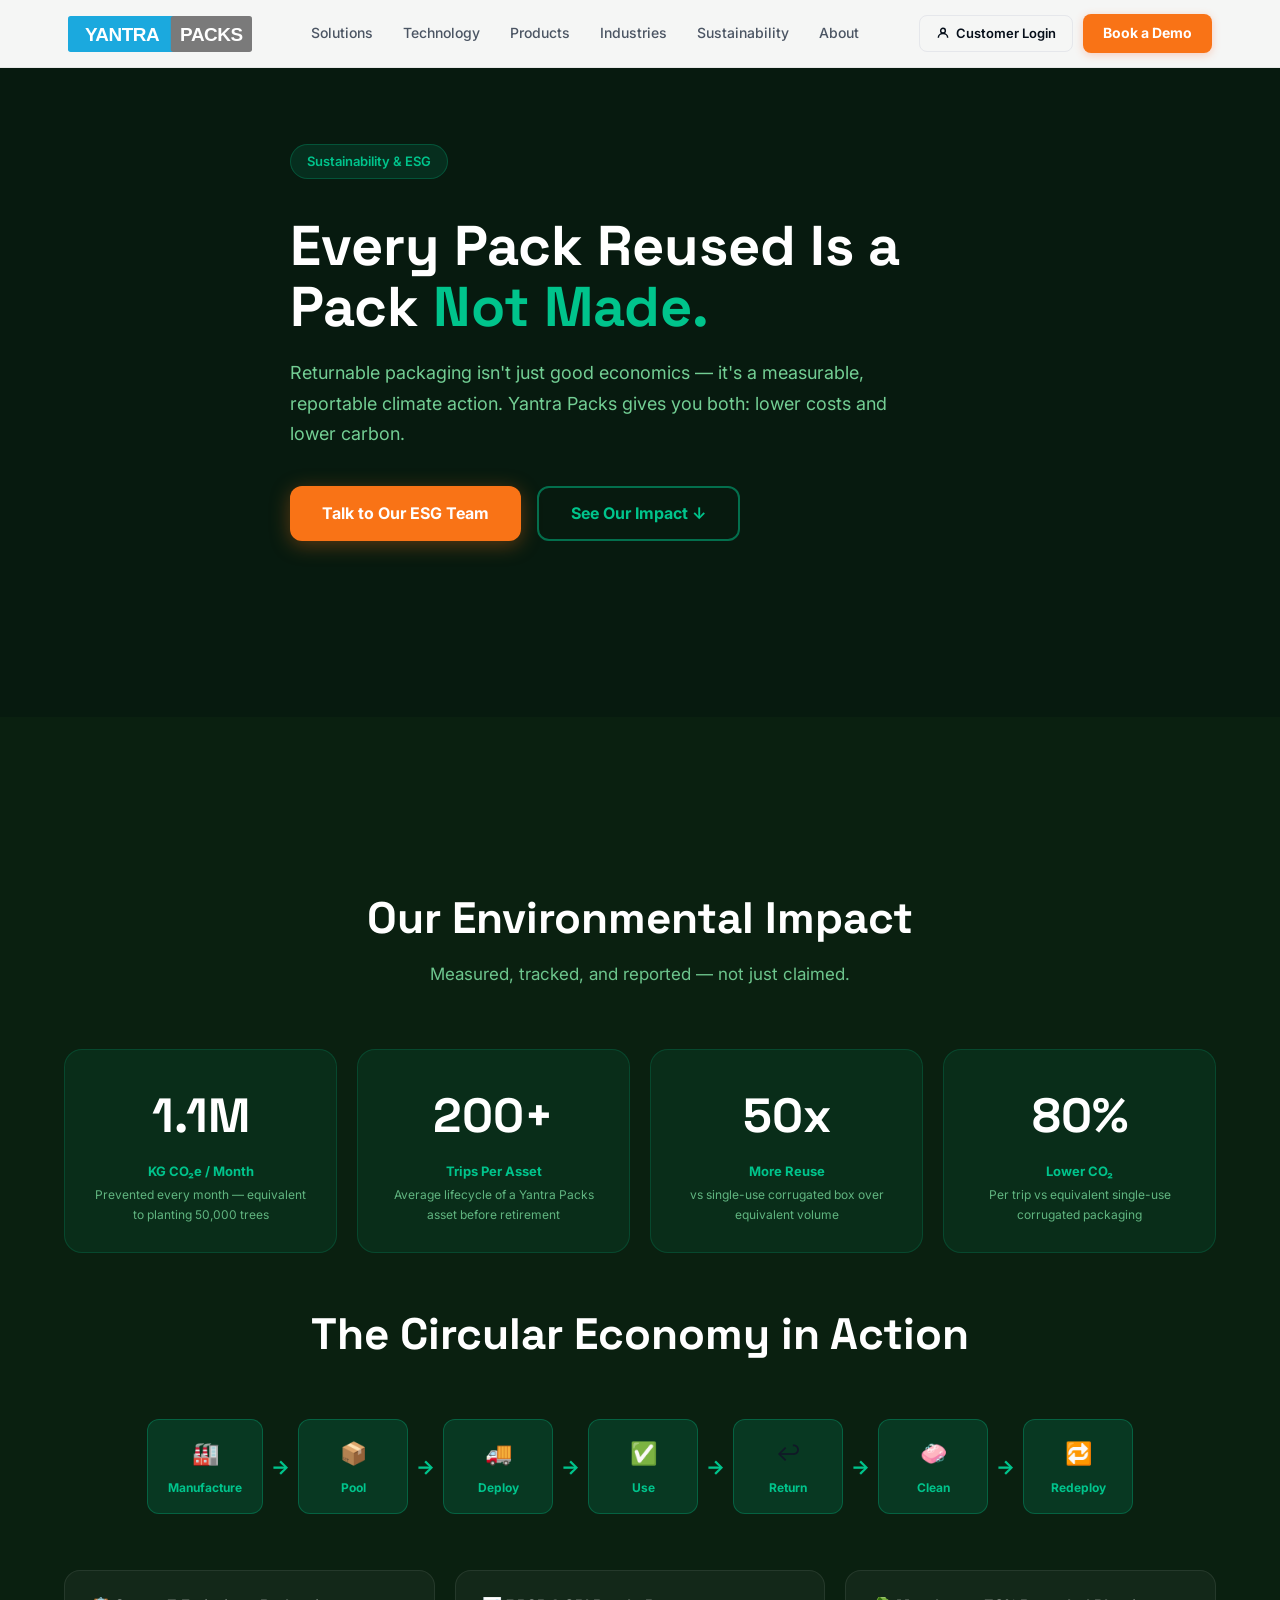
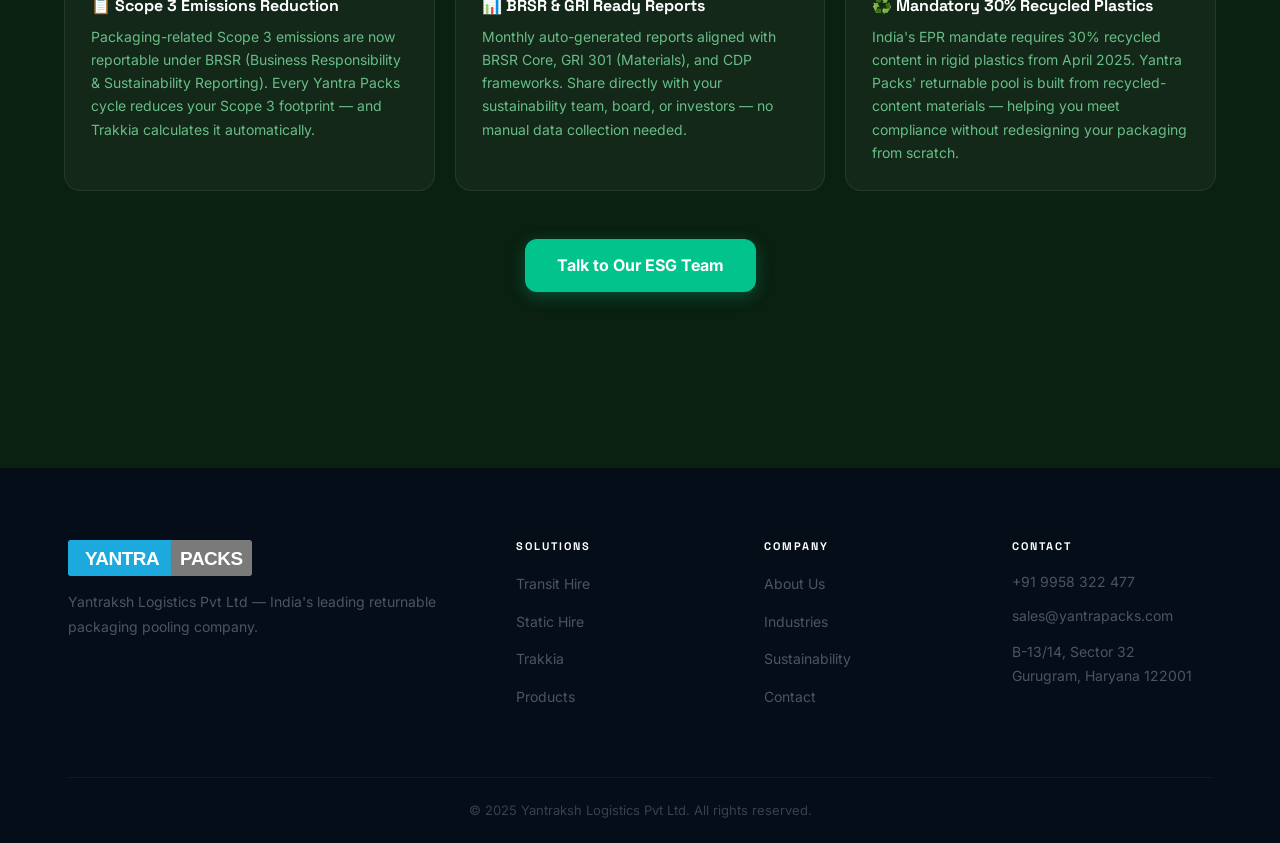
<file: sustainability.html>
<!DOCTYPE html>
<html lang="en">
<head>
<meta charset="UTF-8">
<meta name="viewport" content="width=device-width, initial-scale=1.0">
<link href="https://fonts.googleapis.com/css2?family=Inter:wght@400;500;600;700&family=Space+Grotesk:wght@600;700;800;900&display=swap" rel="stylesheet">
<link rel="icon" href="images/favicon.svg" type="image/svg+xml">
<link rel="stylesheet" href="css/style.css">
<title>Sustainable Packaging & ESG Carbon Reduction India | Yantra Packs</title>
<meta name="description" content="1.1M+ kg CO₂e prevented every month. Circular economy returnable packaging with BRSR/GRI Scope 3 reporting. Meet India's mandatory 30% recycled plastics rule with Yantra Packs.">
<link rel="canonical" href="https://www.yantrapacks.com/sustainability.html">
<meta property="og:title" content="Sustainable Packaging & ESG | Yantra Packs India">
<meta property="og:type" content="website">
</head><body>
<nav class="navbar" id="navbar"><div class="container"><a href="index.html" class="nav-logo"><img src="images/logo-nav.svg" alt="Yantra Packs" height="36" style="display:block;"></a><div class="nav-links"><a href="solutions.html">Solutions</a><a href="technology.html">Technology</a><a href="products.html">Products</a><a href="industries.html">Industries</a><a href="sustainability.html">Sustainability</a><a href="about.html">About</a></div><div class="nav-actions"><a href="https://app.trakkia.com" target="_blank" rel="noopener" class="btn-login"><svg width="14" height="14" viewBox="0 0 24 24" fill="none" stroke="currentColor" stroke-width="2.5"><circle cx="12" cy="8" r="4"/><path d="M4 20c0-4 3.6-7 8-7s8 3 8 7"/></svg>Customer Login</a><a href="contact.html" class="btn-demo">Book a Demo</a></div><button class="hamburger" id="mb" aria-label="Menu"><svg width="22" height="22" fill="none" stroke="#374151" stroke-width="2.5" viewBox="0 0 24 24"><path d="M4 6h16M4 12h16M4 18h16"/></svg></button></div><div class="mobile-menu" id="mm"><a href="https://app.trakkia.com" target="_blank" class="mobile-login">🔐 Customer Login (app.trakkia.com)</a><a href="solutions.html">Solutions</a><a href="technology.html">Technology</a><a href="products.html">Products</a><a href="industries.html">Industries</a><a href="sustainability.html">Sustainability</a><a href="about.html">About</a><a href="contact.html">Book a Demo</a></div></nav>
<section class="sustain-section" style="min-height:60vh;display:flex;align-items:center;padding-top:64px;">
  <div class="container" style="padding:80px 24px;">
    <span class="sustain-tag">Sustainability & ESG</span>
    <h1 style="font-size:clamp(32px,5vw,56px);font-weight:900;color:#fff;margin:16px 0 20px;max-width:700px;line-height:1.1;">Every Pack Reused Is a Pack <span style="color:#00C48C;">Not Made.</span></h1>
    <p style="font-size:18px;color:rgba(134,239,172,0.85);max-width:600px;line-height:1.7;margin-bottom:36px;">Returnable packaging isn't just good economics — it's a measurable, reportable climate action. Yantra Packs gives you both: lower costs and lower carbon.</p>
    <div style="display:flex;gap:16px;flex-wrap:wrap;">
      <a href="contact.html" class="btn-primary">Talk to Our ESG Team</a>
      <a href="#impact" style="border:2px solid rgba(0,196,140,0.5);color:#00C48C;padding:13px 32px;border-radius:12px;font-weight:700;font-size:16px;">See Our Impact ↓</a>
    </div>
  </div>
</section>

<section id="impact" class="sustain-section" style="background:#0a2010;">
  <div class="container" style="padding:80px 24px;">
    <div class="section-header text-center fu"><h2 class="section-title white">Our Environmental Impact</h2><p class="section-sub" style="color:rgba(134,239,172,0.8);margin:0 auto;">Measured, tracked, and reported — not just claimed.</p></div>
    <div class="grid-4" style="margin-bottom:56px;">
      <div class="eco-stat fu"><div class="num" style="font-size:48px;">1.1M</div><div class="unit">KG CO₂e / Month</div><div class="desc">Prevented every month — equivalent to planting 50,000 trees</div></div>
      <div class="eco-stat fu2"><div class="num" style="font-size:48px;">200+</div><div class="unit">Trips Per Asset</div><div class="desc">Average lifecycle of a Yantra Packs asset before retirement</div></div>
      <div class="eco-stat fu3"><div class="num" style="font-size:48px;">50x</div><div class="unit">More Reuse</div><div class="desc">vs single-use corrugated box over equivalent volume</div></div>
      <div class="eco-stat fu3"><div class="num" style="font-size:48px;">80%</div><div class="unit">Lower CO₂</div><div class="desc">Per trip vs equivalent single-use corrugated packaging</div></div>
    </div>

    <!-- Circular Flow -->
    <div class="section-header text-center fu"><h2 class="section-title white">The Circular Economy in Action</h2></div>
    <div style="display:flex;align-items:center;justify-content:center;flex-wrap:wrap;gap:8px;margin-bottom:56px;" class="fu">
      <div style="background:rgba(0,196,140,0.15);border:1px solid rgba(0,196,140,0.3);border-radius:12px;padding:16px 20px;text-align:center;min-width:110px;"><div style="font-size:22px;">🏭</div><div style="font-size:12px;font-weight:700;color:#00C48C;margin-top:6px;">Manufacture</div></div>
      <div style="color:#00C48C;font-size:20px;font-weight:700;">→</div>
      <div style="background:rgba(0,196,140,0.15);border:1px solid rgba(0,196,140,0.3);border-radius:12px;padding:16px 20px;text-align:center;min-width:110px;"><div style="font-size:22px;">📦</div><div style="font-size:12px;font-weight:700;color:#00C48C;margin-top:6px;">Pool</div></div>
      <div style="color:#00C48C;font-size:20px;font-weight:700;">→</div>
      <div style="background:rgba(0,196,140,0.15);border:1px solid rgba(0,196,140,0.3);border-radius:12px;padding:16px 20px;text-align:center;min-width:110px;"><div style="font-size:22px;">🚚</div><div style="font-size:12px;font-weight:700;color:#00C48C;margin-top:6px;">Deploy</div></div>
      <div style="color:#00C48C;font-size:20px;font-weight:700;">→</div>
      <div style="background:rgba(0,196,140,0.15);border:1px solid rgba(0,196,140,0.3);border-radius:12px;padding:16px 20px;text-align:center;min-width:110px;"><div style="font-size:22px;">✅</div><div style="font-size:12px;font-weight:700;color:#00C48C;margin-top:6px;">Use</div></div>
      <div style="color:#00C48C;font-size:20px;font-weight:700;">→</div>
      <div style="background:rgba(0,196,140,0.15);border:1px solid rgba(0,196,140,0.3);border-radius:12px;padding:16px 20px;text-align:center;min-width:110px;"><div style="font-size:22px;">↩️</div><div style="font-size:12px;font-weight:700;color:#00C48C;margin-top:6px;">Return</div></div>
      <div style="color:#00C48C;font-size:20px;font-weight:700;">→</div>
      <div style="background:rgba(0,196,140,0.15);border:1px solid rgba(0,196,140,0.3);border-radius:12px;padding:16px 20px;text-align:center;min-width:110px;"><div style="font-size:22px;">🧼</div><div style="font-size:12px;font-weight:700;color:#00C48C;margin-top:6px;">Clean</div></div>
      <div style="color:#00C48C;font-size:20px;font-weight:700;">→</div>
      <div style="background:rgba(0,196,140,0.15);border:1px solid rgba(0,196,140,0.3);border-radius:12px;padding:16px 20px;text-align:center;min-width:110px;"><div style="font-size:22px;">🔁</div><div style="font-size:12px;font-weight:700;color:#00C48C;margin-top:6px;">Redeploy</div></div>
    </div>

    <div class="grid-3" style="gap:20px;">
      <div class="eco-feature fu"><h3>📋 Scope 3 Emissions Reduction</h3><p>Packaging-related Scope 3 emissions are now reportable under BRSR (Business Responsibility & Sustainability Reporting). Every Yantra Packs cycle reduces your Scope 3 footprint — and Trakkia calculates it automatically.</p></div>
      <div class="eco-feature fu2"><h3>📊 BRSR & GRI Ready Reports</h3><p>Monthly auto-generated reports aligned with BRSR Core, GRI 301 (Materials), and CDP frameworks. Share directly with your sustainability team, board, or investors — no manual data collection needed.</p></div>
      <div class="eco-feature fu3"><h3>♻️ Mandatory 30% Recycled Plastics</h3><p>India's EPR mandate requires 30% recycled content in rigid plastics from April 2025. Yantra Packs' returnable pool is built from recycled-content materials — helping you meet compliance without redesigning your packaging from scratch.</p></div>
    </div>
    <div style="text-align:center;margin-top:48px;" class="fu">
      <a href="contact.html" class="btn-primary" style="background:#00C48C;box-shadow:0 4px 16px rgba(0,196,140,0.3);">Talk to Our ESG Team</a>
    </div>
  </div>
</section>
<footer class="footer"><div class="container"><div class="footer-grid"><div><div class="nav-logo" style="margin-bottom:12px;"><img src="images/logo-nav.svg" alt="Yantra Packs" height="36" style="display:block;"></div><p class="footer-tagline">Yantraksh Logistics Pvt Ltd — India's leading returnable packaging pooling company.</p></div><div><h4>Solutions</h4><ul><li><a href="solutions.html">Transit Hire</a></li><li><a href="solutions.html">Static Hire</a></li><li><a href="technology.html">Trakkia</a></li><li><a href="products.html">Products</a></li></ul></div><div><h4>Company</h4><ul><li><a href="about.html">About Us</a></li><li><a href="industries.html">Industries</a></li><li><a href="sustainability.html">Sustainability</a></li><li><a href="contact.html">Contact</a></li></ul></div><div><h4>Contact</h4><ul class="footer-contact"><li><a href="tel:+919958322477">+91 9958 322 477</a></li><li><a href="mailto:sales@yantrapacks.com">sales@yantrapacks.com</a></li><li style="margin-top:8px;line-height:1.7;">B-13/14, Sector 32<br>Gurugram, Haryana 122001</li></ul></div></div><div class="footer-bar">© 2025 Yantraksh Logistics Pvt Ltd. All rights reserved.</div></div></footer><script src="js/main.js"></script>
</body>
</html>
</file>
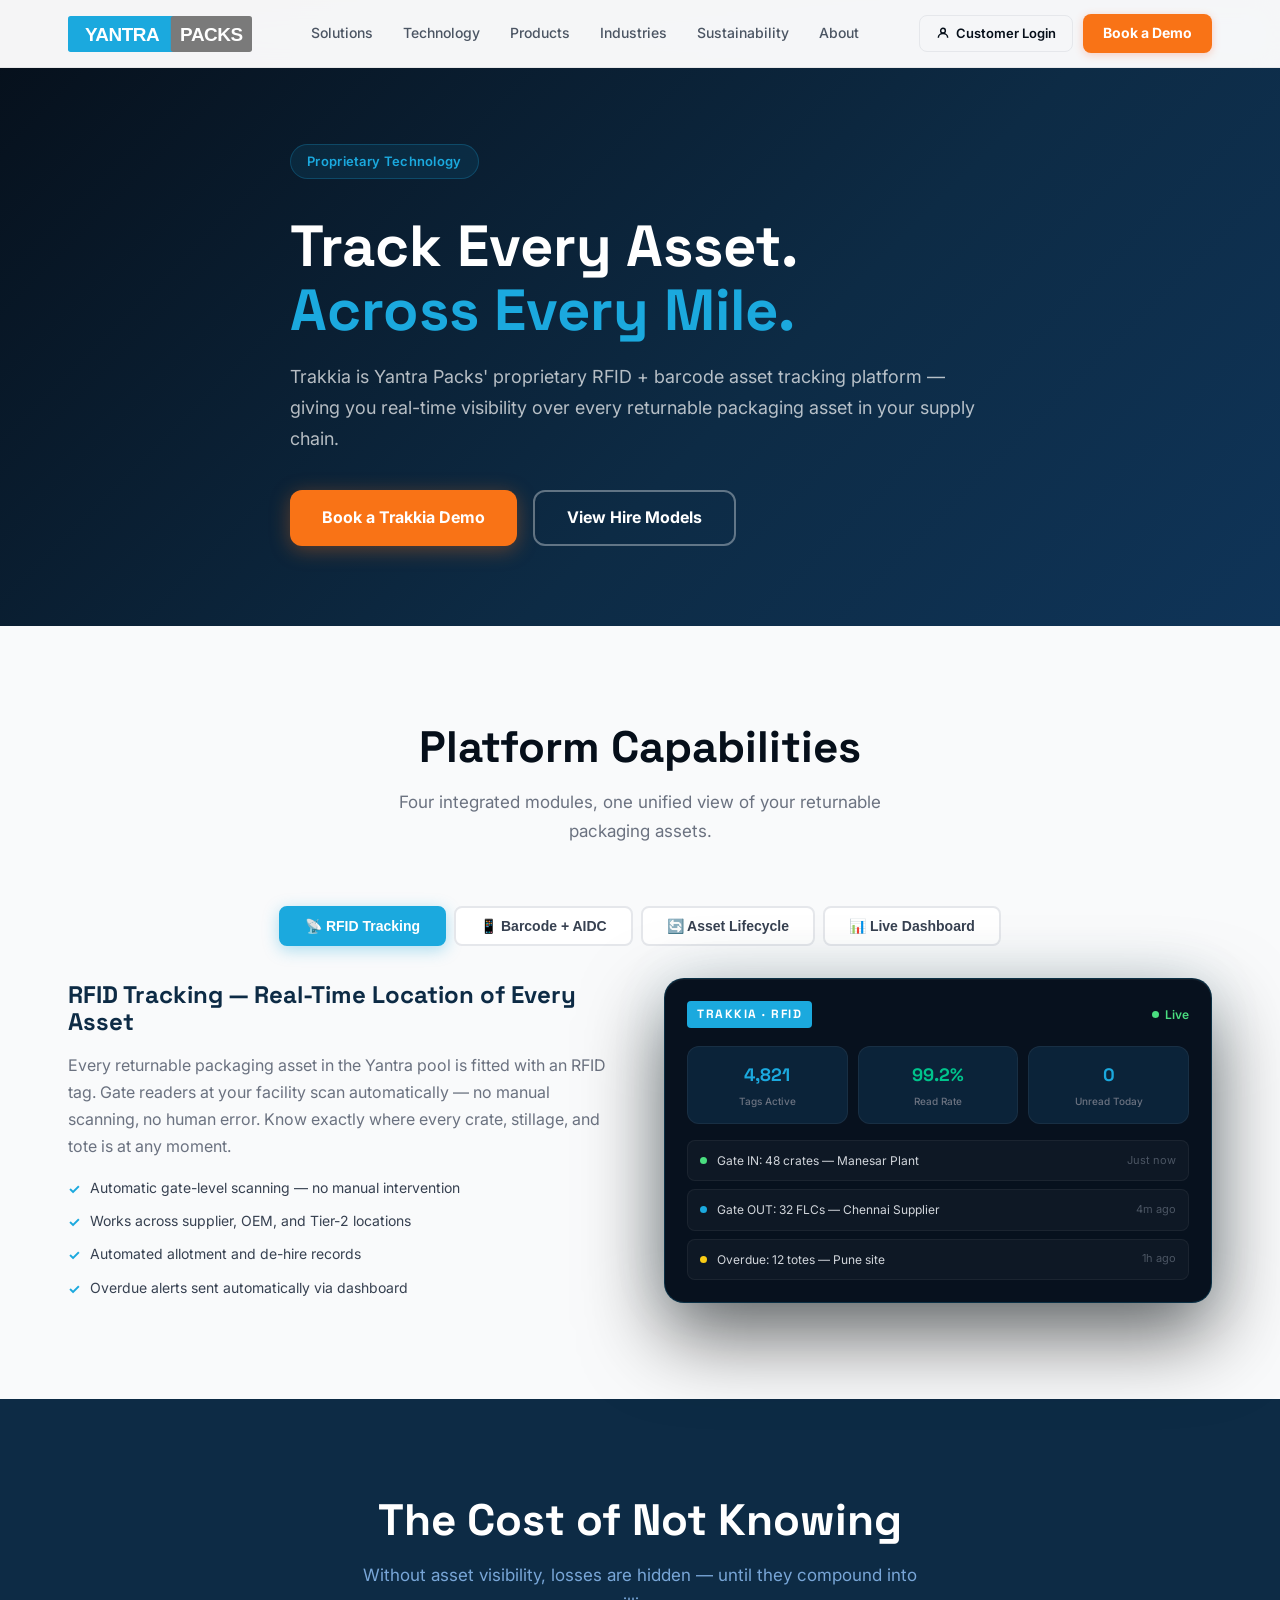
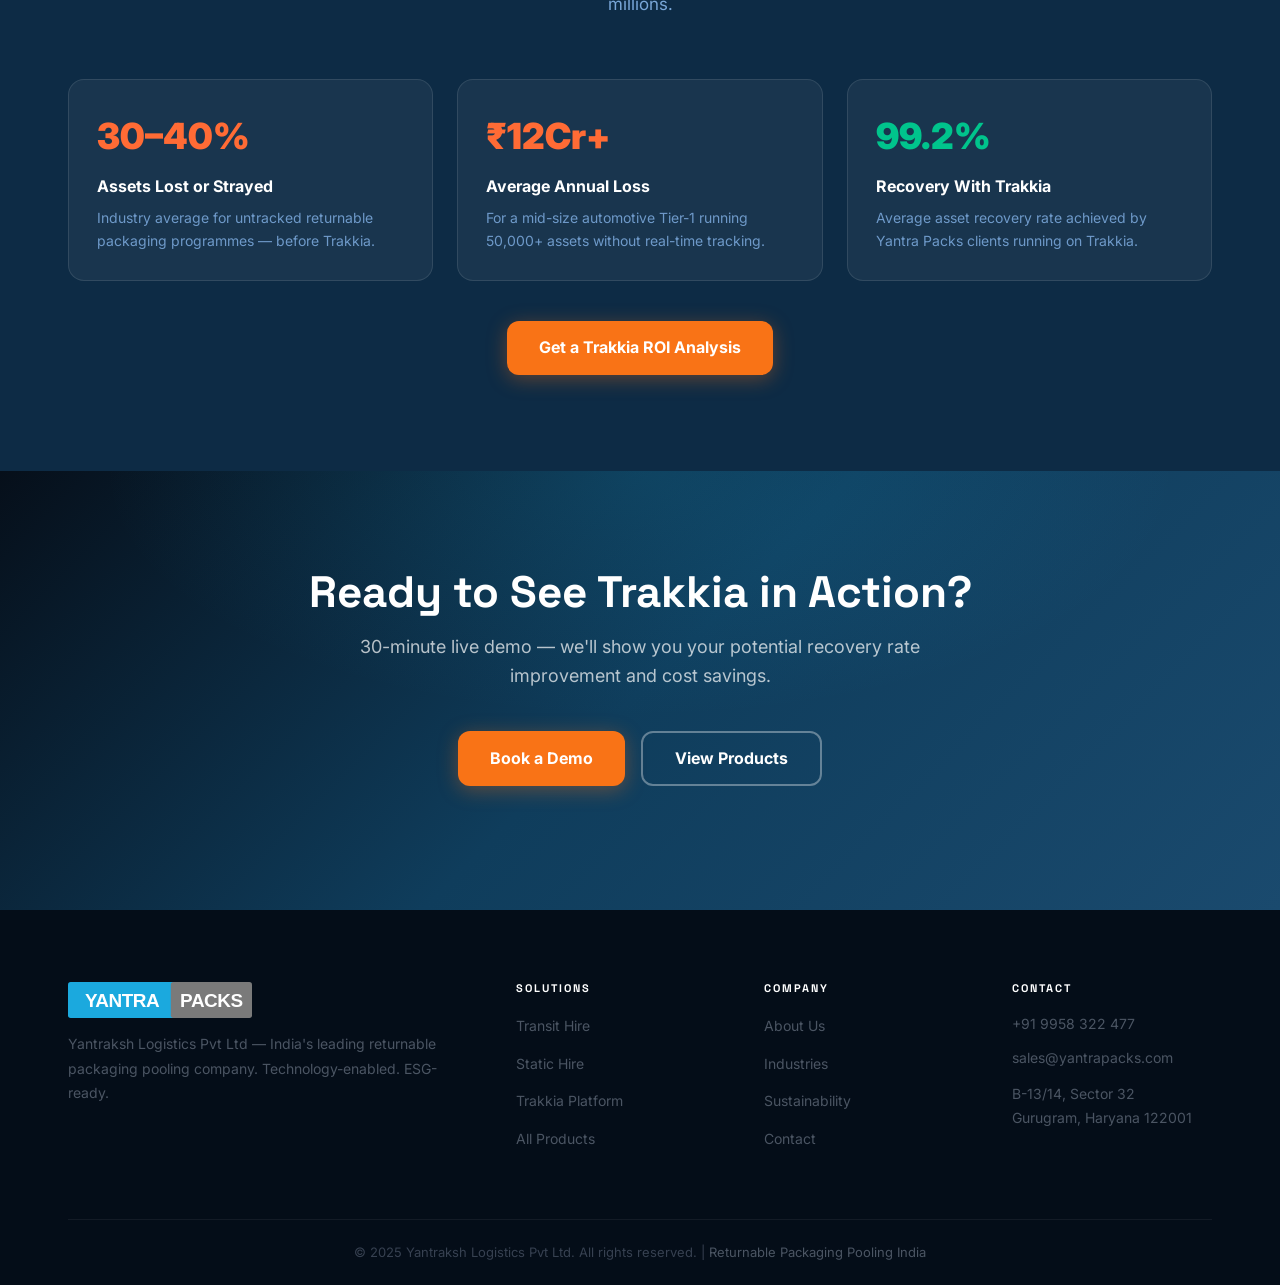
<file: technology.html>
<!DOCTYPE html>
<html lang="en">
<head>
<meta charset="UTF-8">
<meta name="viewport" content="width=device-width, initial-scale=1.0">
<link href="https://fonts.googleapis.com/css2?family=Inter:wght@400;500;600;700&family=Space+Grotesk:wght@600;700;800;900&display=swap" rel="stylesheet">
<link rel="icon" href="images/favicon.svg" type="image/svg+xml">
<link rel="stylesheet" href="css/style.css">
<title>Trakkia RFID Asset Tracking Platform | Yantra Packs</title>
<meta name="description" content="Track every returnable packaging asset in real time with Trakkia — RFID + barcode scanning + live dashboard. Purpose-built for Indian supply chains. Book a demo.">
<link rel="canonical" href="https://www.yantrapacks.com/technology.html">
<meta property="og:title" content="Trakkia RFID Asset Tracking Platform | Yantra Packs">
<meta property="og:description" content="Real-time RFID tracking for returnable packaging assets across your supply chain. Trakkia by Yantra Packs.">
<meta property="og:type" content="website">
</head>
<body>
<nav class="navbar" id="navbar">
  <div class="container">
    <a href="index.html" class="nav-logo"><img src="images/logo-nav.svg" alt="Yantra Packs" height="36" style="display:block;"></a>
    <div class="nav-links">
      <a href="solutions.html">Solutions</a><a href="technology.html">Technology</a><a href="products.html">Products</a><a href="industries.html">Industries</a><a href="sustainability.html">Sustainability</a><a href="about.html">About</a>
    </div>
    <div class="nav-actions">
      <a href="https://app.trakkia.com" target="_blank" rel="noopener" class="btn-login"><svg width="14" height="14" viewBox="0 0 24 24" fill="none" stroke="currentColor" stroke-width="2.5"><circle cx="12" cy="8" r="4"/><path d="M4 20c0-4 3.6-7 8-7s8 3 8 7"/></svg>Customer Login</a>
      <a href="contact.html" class="btn-demo">Book a Demo</a>
    </div>
    <button class="hamburger" id="mb" aria-label="Menu"><svg width="22" height="22" fill="none" stroke="#374151" stroke-width="2.5" viewBox="0 0 24 24"><path d="M4 6h16M4 12h16M4 18h16"/></svg></button>
  </div>
  <div class="mobile-menu" id="mm">
    <a href="https://app.trakkia.com" target="_blank" class="mobile-login">🔐 Customer Login (app.trakkia.com)</a>
    <a href="solutions.html">Solutions</a><a href="technology.html">Technology</a><a href="products.html">Products</a><a href="industries.html">Industries</a><a href="sustainability.html">Sustainability</a><a href="about.html">About</a>
    <a href="contact.html">Book a Demo</a>
  </div>
</nav>
<!-- TECH HERO -->
<section style="background:linear-gradient(135deg,#060f1a 0%,#0D2B45 60%,#0f3458 100%);min-height:60vh;display:flex;align-items:center;padding-top:64px;">
  <div class="container" style="padding:80px 24px;">
    <div style="max-width:700px;">
      <span class="section-tag">Proprietary Technology</span>
      <h1 style="font-size:clamp(36px,5vw,58px);font-weight:900;color:#fff;margin:16px 0 20px;line-height:1.1;">Track Every Asset.<br><span style="color:#1BA9DE;">Across Every Mile.</span></h1>
      <p style="font-size:18px;color:rgba(255,255,255,0.7);margin-bottom:36px;line-height:1.7;">Trakkia is Yantra Packs' proprietary RFID + barcode asset tracking platform — giving you real-time visibility over every returnable packaging asset in your supply chain.</p>
      <div style="display:flex;gap:16px;flex-wrap:wrap;">
        <a href="contact.html" class="btn-primary">Book a Trakkia Demo</a>
        <a href="solutions.html" class="btn-outline-white">View Hire Models</a>
      </div>
    </div>
  </div>
</section>

<!-- TABS -->
<section class="section" style="background:#f9fafb;">
  <div class="container">
    <div class="section-header text-center fu">
      <h2 class="section-title">Platform Capabilities</h2>
      <p class="section-sub" style="margin:0 auto;">Four integrated modules, one unified view of your returnable packaging assets.</p>
    </div>
    <div style="display:flex;gap:8px;flex-wrap:wrap;justify-content:center;margin-bottom:32px;">
      <button class="tab-btn" data-tab="rfid" style="padding:10px 24px;border-radius:8px;border:2px solid #1BA9DE;background:#1BA9DE;color:#fff;font-weight:600;font-size:14px;cursor:pointer;">📡 RFID Tracking</button>
      <button class="tab-btn" data-tab="barcode" style="padding:10px 24px;border-radius:8px;border:2px solid #e5e7eb;background:#fff;color:#374151;font-weight:600;font-size:14px;cursor:pointer;">📱 Barcode + AIDC</button>
      <button class="tab-btn" data-tab="lifecycle" style="padding:10px 24px;border-radius:8px;border:2px solid #e5e7eb;background:#fff;color:#374151;font-weight:600;font-size:14px;cursor:pointer;">🔄 Asset Lifecycle</button>
      <button class="tab-btn" data-tab="dashboard" style="padding:10px 24px;border-radius:8px;border:2px solid #e5e7eb;background:#fff;color:#374151;font-weight:600;font-size:14px;cursor:pointer;">📊 Live Dashboard</button>
    </div>
    <div id="tab-rfid" class="tab-panel">
      <div class="grid-2" style="align-items:center;gap:48px;">
        <div>
          <h3 style="font-size:24px;font-weight:800;color:#0D2B45;margin-bottom:16px;">RFID Tracking — Real-Time Location of Every Asset</h3>
          <p style="color:#6b7280;margin-bottom:16px;line-height:1.7;">Every returnable packaging asset in the Yantra pool is fitted with an RFID tag. Gate readers at your facility scan automatically — no manual scanning, no human error. Know exactly where every crate, stillage, and tote is at any moment.</p>
          <ul style="list-style:none;display:flex;flex-direction:column;gap:10px;">
            <li style="display:flex;gap:10px;color:#374151;font-size:14px;"><span style="color:#1BA9DE;font-weight:700;margin-top:1px;">✓</span>Automatic gate-level scanning — no manual intervention</li>
            <li style="display:flex;gap:10px;color:#374151;font-size:14px;"><span style="color:#1BA9DE;font-weight:700;margin-top:1px;">✓</span>Works across supplier, OEM, and Tier-2 locations</li>
            <li style="display:flex;gap:10px;color:#374151;font-size:14px;"><span style="color:#1BA9DE;font-weight:700;margin-top:1px;">✓</span>Automated allotment and de-hire records</li>
            <li style="display:flex;gap:10px;color:#374151;font-size:14px;"><span style="color:#1BA9DE;font-weight:700;margin-top:1px;">✓</span>Overdue alerts sent automatically via dashboard</li>
          </ul>
        </div>
        <div class="dashboard-mock">
          <div class="dash-header"><span class="dash-logo">TRAKKIA · RFID</span><span class="dash-live"><span class="dash-dot"></span>Live</span></div>
          <div class="dash-cards">
            <div class="dash-card"><div class="dval blue">4,821</div><div class="dlbl">Tags Active</div></div>
            <div class="dash-card"><div class="dval green">99.2%</div><div class="dlbl">Read Rate</div></div>
            <div class="dash-card"><div class="dval blue">0</div><div class="dlbl">Unread Today</div></div>
          </div>
          <div class="dash-events">
            <div class="dash-event"><span class="dash-dot-sm" style="background:#4ade80"></span><span class="dash-event-text">Gate IN: 48 crates — Manesar Plant</span><span class="dash-event-time">Just now</span></div>
            <div class="dash-event"><span class="dash-dot-sm" style="background:#1BA9DE"></span><span class="dash-event-text">Gate OUT: 32 FLCs — Chennai Supplier</span><span class="dash-event-time">4m ago</span></div>
            <div class="dash-event"><span class="dash-dot-sm" style="background:#facc15"></span><span class="dash-event-text">Overdue: 12 totes — Pune site</span><span class="dash-event-time">1h ago</span></div>
          </div>
        </div>
      </div>
    </div>
    <div id="tab-barcode" class="tab-panel" style="display:none;">
      <div class="grid-2" style="align-items:center;gap:48px;">
        <div>
          <h3 style="font-size:24px;font-weight:800;color:#0D2B45;margin-bottom:16px;">Barcode + AIDC — Works With What You Have</h3>
          <p style="color:#6b7280;margin-bottom:16px;line-height:1.7;">Not every facility has RFID infrastructure. Trakkia's AIDC module works with standard 1D/2D barcodes and QR codes — compatible with your existing handheld scanners, WMS systems, and mobile apps.</p>
          <ul style="list-style:none;display:flex;flex-direction:column;gap:10px;">
            <li style="display:flex;gap:10px;color:#374151;font-size:14px;"><span style="color:#1BA9DE;font-weight:700;margin-top:1px;">✓</span>1D barcode, 2D QR, and Data Matrix support</li>
            <li style="display:flex;gap:10px;color:#374151;font-size:14px;"><span style="color:#1BA9DE;font-weight:700;margin-top:1px;">✓</span>Integrates with existing WMS via REST API</li>
            <li style="display:flex;gap:10px;color:#374151;font-size:14px;"><span style="color:#1BA9DE;font-weight:700;margin-top:1px;">✓</span>Mobile scanning via Trakkia app (iOS + Android)</li>
            <li style="display:flex;gap:10px;color:#374151;font-size:14px;"><span style="color:#1BA9DE;font-weight:700;margin-top:1px;">✓</span>Offline mode — syncs when connectivity is restored</li>
          </ul>
        </div>
        <div style="background:#f9fafb;border-radius:16px;padding:32px;border:1px solid #e5e7eb;">
          <h4 style="color:#0D2B45;font-weight:700;margin-bottom:16px;">Integration Compatibility</h4>
          <div style="display:grid;grid-template-columns:1fr 1fr;gap:12px;">
            <div style="background:#fff;border:1px solid #e5e7eb;border-radius:10px;padding:14px;text-align:center;font-weight:600;font-size:13px;color:#374151;">SAP ERP</div>
            <div style="background:#fff;border:1px solid #e5e7eb;border-radius:10px;padding:14px;text-align:center;font-weight:600;font-size:13px;color:#374151;">Oracle SCM</div>
            <div style="background:#fff;border:1px solid #e5e7eb;border-radius:10px;padding:14px;text-align:center;font-weight:600;font-size:13px;color:#374151;">REST API</div>
            <div style="background:#fff;border:1px solid #e5e7eb;border-radius:10px;padding:14px;text-align:center;font-weight:600;font-size:13px;color:#374151;">Custom WMS</div>
          </div>
        </div>
      </div>
    </div>
    <div id="tab-lifecycle" class="tab-panel" style="display:none;">
      <div class="grid-2" style="align-items:center;gap:48px;">
        <div>
          <h3 style="font-size:24px;font-weight:800;color:#0D2B45;margin-bottom:16px;">Asset Lifecycle — Full History, Every Asset</h3>
          <p style="color:#6b7280;margin-bottom:16px;line-height:1.7;">Trakkia maintains a complete digital record for every asset — from manufacture and initial deployment through every trip, repair, and re-issue, all the way to retirement. Know the age, condition, and trip count of every item in your pool.</p>
          <ul style="list-style:none;display:flex;flex-direction:column;gap:10px;">
            <li style="display:flex;gap:10px;color:#374151;font-size:14px;"><span style="color:#1BA9DE;font-weight:700;margin-top:1px;">✓</span>Trip counter per asset (avg 200+ trips per lifecycle)</li>
            <li style="display:flex;gap:10px;color:#374151;font-size:14px;"><span style="color:#1BA9DE;font-weight:700;margin-top:1px;">✓</span>Maintenance and repair history logged</li>
            <li style="display:flex;gap:10px;color:#374151;font-size:14px;"><span style="color:#1BA9DE;font-weight:700;margin-top:1px;">✓</span>Grade-based asset classification (A/B/C condition)</li>
            <li style="display:flex;gap:10px;color:#374151;font-size:14px;"><span style="color:#1BA9DE;font-weight:700;margin-top:1px;">✓</span>Automatic retire/replace triggers on degradation</li>
          </ul>
        </div>
        <div style="background:#f9fafb;border-radius:16px;padding:28px;border:1px solid #e5e7eb;">
          <div style="display:flex;flex-direction:column;gap:0;">
            <div style="display:flex;gap:16px;align-items:flex-start;padding-bottom:20px;border-left:2px solid #1BA9DE;margin-left:8px;padding-left:20px;"><div style="width:14px;height:14px;background:#1BA9DE;border-radius:50%;margin-left:-28px;flex-shrink:0;margin-top:3px;"></div><div><div style="font-weight:700;font-size:13px;color:#0D2B45;">Manufactured &amp; Tagged</div><div style="font-size:12px;color:#9ca3af;">RFID tag assigned, baseline condition logged</div></div></div>
            <div style="display:flex;gap:16px;align-items:flex-start;padding-bottom:20px;border-left:2px solid #1BA9DE;margin-left:8px;padding-left:20px;"><div style="width:14px;height:14px;background:#1BA9DE;border-radius:50%;margin-left:-28px;flex-shrink:0;margin-top:3px;"></div><div><div style="font-weight:700;font-size:13px;color:#0D2B45;">Deployed to Pool</div><div style="font-size:12px;color:#9ca3af;">Allocated to client, trip counter starts</div></div></div>
            <div style="display:flex;gap:16px;align-items:flex-start;padding-bottom:20px;border-left:2px solid #1BA9DE;margin-left:8px;padding-left:20px;"><div style="width:14px;height:14px;background:#00C48C;border-radius:50%;margin-left:-28px;flex-shrink:0;margin-top:3px;"></div><div><div style="font-weight:700;font-size:13px;color:#0D2B45;">200+ Trips Completed</div><div style="font-size:12px;color:#9ca3af;">Cleaned, inspected, repaired as needed</div></div></div>
            <div style="display:flex;gap:16px;align-items:flex-start;margin-left:8px;padding-left:20px;"><div style="width:14px;height:14px;background:#6b7280;border-radius:50%;margin-left:-28px;flex-shrink:0;margin-top:3px;"></div><div><div style="font-weight:700;font-size:13px;color:#0D2B45;">Retired &amp; Recycled</div><div style="font-size:12px;color:#9ca3af;">Material recycled, new asset commissioned</div></div></div>
          </div>
        </div>
      </div>
    </div>
    <div id="tab-dashboard" class="tab-panel" style="display:none;">
      <div class="grid-2" style="align-items:center;gap:48px;">
        <div>
          <h3 style="font-size:24px;font-weight:800;color:#0D2B45;margin-bottom:16px;">Live Dashboard — Decisions, Not Spreadsheets</h3>
          <p style="color:#6b7280;margin-bottom:16px;line-height:1.7;">One dashboard shows you everything: recovery rates by site, overdue assets by location, cost savings vs single-use, and ESG carbon impact. No more chasing vendors for reports — it's live, always.</p>
          <ul style="list-style:none;display:flex;flex-direction:column;gap:10px;">
            <li style="display:flex;gap:10px;color:#374151;font-size:14px;"><span style="color:#1BA9DE;font-weight:700;margin-top:1px;">✓</span>Recovery rate by location and client</li>
            <li style="display:flex;gap:10px;color:#374151;font-size:14px;"><span style="color:#1BA9DE;font-weight:700;margin-top:1px;">✓</span>Cost savings vs corrugated — updated daily</li>
            <li style="display:flex;gap:10px;color:#374151;font-size:14px;"><span style="color:#1BA9DE;font-weight:700;margin-top:1px;">✓</span>BRSR/GRI-ready Scope 3 carbon reports</li>
            <li style="display:flex;gap:10px;color:#374151;font-size:14px;"><span style="color:#1BA9DE;font-weight:700;margin-top:1px;">✓</span>Exportable reports for management review</li>
          </ul>
        </div>
        <div class="dashboard-mock">
          <div class="dash-header"><span class="dash-logo">TRAKKIA · LIVE</span><span class="dash-live"><span class="dash-dot"></span>Live</span></div>
          <div class="dash-cards">
            <div class="dash-card"><div class="dval blue">12,847</div><div class="dlbl">Active Assets</div></div>
            <div class="dash-card"><div class="dval green">99.2%</div><div class="dlbl">Recovery</div></div>
            <div class="dash-card"><div class="dval blue">₹2.3Cr</div><div class="dlbl">Saved (MTD)</div></div>
          </div>
          <div class="dash-bar-row">
            <div class="dash-bar-label"><span>Recovery Rate (This Month)</span><span style="color:#00C48C;">99.2%</span></div>
            <div class="dash-bar-track"><div class="dash-bar-fill" style="width:99.2%"></div></div>
          </div>
          <div class="dash-bar-row">
            <div class="dash-bar-label"><span>CO₂e Savings vs Corrugated</span><span style="color:#00C48C;">80%</span></div>
            <div class="dash-bar-track"><div class="dash-bar-fill" style="width:80%;background:#00C48C;"></div></div>
          </div>
        </div>
      </div>
    </div>
  </div>
</section>

<!-- ROI SECTION -->
<section class="section" style="background:#0D2B45;">
  <div class="container">
    <div class="section-header text-center fu">
      <h2 class="section-title white">The Cost of Not Knowing</h2>
      <p class="section-sub" style="color:rgba(147,197,253,0.8);margin:0 auto;">Without asset visibility, losses are hidden — until they compound into millions.</p>
    </div>
    <div class="grid-3">
      <div style="background:rgba(255,255,255,0.05);border:1px solid rgba(255,255,255,0.1);border-radius:16px;padding:28px;" class="fu">
        <div style="font-size:36px;font-weight:900;color:#FF6B35;margin-bottom:8px;">30–40%</div>
        <div style="color:#fff;font-weight:700;margin-bottom:8px;">Assets Lost or Strayed</div>
        <p style="color:rgba(147,197,253,0.7);font-size:14px;">Industry average for untracked returnable packaging programmes — before Trakkia.</p>
      </div>
      <div style="background:rgba(255,255,255,0.05);border:1px solid rgba(255,255,255,0.1);border-radius:16px;padding:28px;" class="fu2">
        <div style="font-size:36px;font-weight:900;color:#FF6B35;margin-bottom:8px;">₹12Cr+</div>
        <div style="color:#fff;font-weight:700;margin-bottom:8px;">Average Annual Loss</div>
        <p style="color:rgba(147,197,253,0.7);font-size:14px;">For a mid-size automotive Tier-1 running 50,000+ assets without real-time tracking.</p>
      </div>
      <div style="background:rgba(255,255,255,0.05);border:1px solid rgba(255,255,255,0.1);border-radius:16px;padding:28px;" class="fu3">
        <div style="font-size:36px;font-weight:900;color:#00C48C;margin-bottom:8px;">99.2%</div>
        <div style="color:#fff;font-weight:700;margin-bottom:8px;">Recovery With Trakkia</div>
        <p style="color:rgba(147,197,253,0.7);font-size:14px;">Average asset recovery rate achieved by Yantra Packs clients running on Trakkia.</p>
      </div>
    </div>
    <div style="text-align:center;margin-top:40px;" class="fu">
      <a href="contact.html" class="btn-primary">Get a Trakkia ROI Analysis</a>
    </div>
  </div>
</section>

<!-- CTA -->
<section class="cta-band">
  <div class="container">
    <h2 class="fu">Ready to See Trakkia in Action?</h2>
    <p class="fu2">30-minute live demo — we'll show you your potential recovery rate improvement and cost savings.</p>
    <div class="cta-btns fu3">
      <a href="contact.html" class="btn-primary">Book a Demo</a>
      <a href="products.html" class="btn-outline-white">View Products</a>
    </div>
  </div>
</section>
<footer class="footer">
  <div class="container">
    <div class="footer-grid">
      <div>
        <div class="nav-logo" style="margin-bottom:12px;"><img src="images/logo-nav.svg" alt="Yantra Packs" height="36" style="display:block;"></div>
        <p class="footer-tagline">Yantraksh Logistics Pvt Ltd — India's leading returnable packaging pooling company. Technology-enabled. ESG-ready.</p>
      </div>
      <div>
        <h4>Solutions</h4>
        <ul>
          <li><a href="solutions.html">Transit Hire</a></li>
          <li><a href="solutions.html">Static Hire</a></li>
          <li><a href="technology.html">Trakkia Platform</a></li>
          <li><a href="products.html">All Products</a></li>
        </ul>
      </div>
      <div>
        <h4>Company</h4>
        <ul>
          <li><a href="about.html">About Us</a></li>
          <li><a href="industries.html">Industries</a></li>
          <li><a href="sustainability.html">Sustainability</a></li>
          <li><a href="contact.html">Contact</a></li>
        </ul>
      </div>
      <div>
        <h4>Contact</h4>
        <ul class="footer-contact">
          <li><a href="tel:+919958322477">+91 9958 322 477</a></li>
          <li><a href="mailto:sales@yantrapacks.com">sales@yantrapacks.com</a></li>
          <li style="margin-top:8px;line-height:1.7;">B-13/14, Sector 32<br>Gurugram, Haryana 122001</li>
        </ul>
      </div>
    </div>
    <div class="footer-bar">© 2025 Yantraksh Logistics Pvt Ltd. All rights reserved. | <a href="index.html" style="color:#4b5563">Returnable Packaging Pooling India</a></div>
  </div>
</footer>
<script src="js/main.js"></script>
</body>
</html>
</file>
<file: css/style.css>
/* ============================================================
   YANTRA PACKS — Premium Design System v2
   ============================================================ */

:root {
  --primary: #1BA9DE;
  --primary-dark: #1490c0;
  --navy: #060f1a;
  --navy-light: #0d2240;
  --violet: #8B5CF6;
  --violet-dark: #7c3aed;
  --eco: #00C48C;
  --cta: #F97316;
  --cta-dark: #ea6c0e;
  --gray: #7A7A7A;
  --text: #111827;
  --text-muted: #6b7280;
  --border: #e5e7eb;
  --bg-light: #f8fafc;
  --white: #ffffff;
}

/* ---- Reset ---- */
*, *::before, *::after { box-sizing: border-box; margin: 0; padding: 0; }
html { scroll-behavior: smooth; }
body { font-family: "Inter", sans-serif; color: var(--text); background: var(--white); line-height: 1.6; -webkit-font-smoothing: antialiased; }
h1,h2,h3,h4,h5 { font-family: "Space Grotesk", sans-serif; line-height: 1.15; }
a { text-decoration: none; color: inherit; }
img { max-width: 100%; display: block; }

/* ---- Layout ---- */
.container { max-width: 1200px; margin: 0 auto; padding: 0 28px; }
.section { padding: 96px 0; }
.section-sm { padding: 64px 0; }

/* ---- Grids ---- */
.grid-2 { display: grid; grid-template-columns: 1fr 1fr; gap: 32px; }
.grid-3 { display: grid; grid-template-columns: repeat(3,1fr); gap: 24px; }
.grid-4 { display: grid; grid-template-columns: repeat(4,1fr); gap: 20px; }
.grid-6 { display: grid; grid-template-columns: repeat(6,1fr); gap: 12px; }
.text-center { text-align: center; }

/* ---- Typography ---- */
.gradient-text {
  background: linear-gradient(135deg, var(--primary) 0%, #00d4ff 100%);
  -webkit-background-clip: text; -webkit-text-fill-color: transparent;
  background-clip: text;
}
.gradient-text-eco {
  background: linear-gradient(135deg, var(--eco) 0%, #00e0a0 100%);
  -webkit-background-clip: text; -webkit-text-fill-color: transparent;
  background-clip: text;
}
.section-tag {
  display: inline-flex; align-items: center; gap: 6px;
  background: rgba(27,169,222,0.1); color: var(--primary);
  border: 1px solid rgba(27,169,222,0.25);
  padding: 6px 16px; border-radius: 99px;
  font-size: 13px; font-weight: 600; letter-spacing: 0.3px;
  margin-bottom: 20px;
}
.section-title { font-size: clamp(28px,4vw,44px); font-weight: 800; color: var(--navy); margin-bottom: 16px; }
.section-title.white { color: var(--white); }
.section-sub { font-size: 17px; color: var(--text-muted); max-width: 560px; line-height: 1.7; }
.section-header { margin-bottom: 60px; }

/* ---- Navbar ---- */
.navbar {
  position: fixed; top: 0; width: 100%; z-index: 100;
  background: rgba(255,255,255,0.96);
  backdrop-filter: blur(16px) saturate(180%);
  border-bottom: 1px solid rgba(0,0,0,0.06);
  height: 68px; transition: box-shadow 0.3s;
}
.navbar.scrolled { box-shadow: 0 4px 32px rgba(0,0,0,0.08); }
.navbar .container { height: 100%; display: flex; align-items: center; justify-content: space-between; gap: 16px; }
.nav-logo { display: flex; align-items: center; flex-shrink: 0; }
.logo-yantra { background: var(--primary); color: #fff; font-weight: 800; padding: 6px 13px; font-family: "Space Grotesk",sans-serif; letter-spacing: 1.5px; font-size: 15px; border-radius: 4px 0 0 4px; }
.logo-packs { background: var(--gray); color: #fff; font-weight: 800; padding: 6px 13px; font-family: "Space Grotesk",sans-serif; letter-spacing: 1.5px; font-size: 15px; border-radius: 0 4px 4px 0; }
.nav-links { display: flex; align-items: center; gap: 6px; }
.nav-links a { font-size: 14px; font-weight: 500; color: #4b5563; padding: 6px 12px; border-radius: 8px; transition: all 0.2s; }
.nav-links a:hover { color: var(--primary); background: rgba(27,169,222,0.08); }
.nav-actions { display: flex; align-items: center; gap: 10px; flex-shrink: 0; }
.btn-login {
  font-size: 13px; font-weight: 600; color: var(--navy);
  border: 1.5px solid var(--border); padding: 7px 16px;
  border-radius: 8px; transition: all 0.2s;
  display: flex; align-items: center; gap: 6px;
}
.btn-login:hover { border-color: var(--primary); color: var(--primary); background: rgba(27,169,222,0.06); }
.btn-demo {
  background: var(--cta); color: #fff;
  padding: 8px 20px; border-radius: 8px;
  font-weight: 700; font-size: 14px;
  transition: all 0.2s; white-space: nowrap;
  box-shadow: 0 2px 8px rgba(255,107,53,0.3);
}
.btn-demo:hover { background: var(--cta-dark); transform: translateY(-1px); box-shadow: 0 4px 16px rgba(255,107,53,0.4); }
.hamburger { display: none; background: none; border: none; cursor: pointer; padding: 6px; border-radius: 8px; }
.hamburger:hover { background: var(--bg-light); }
.mobile-menu {
  display: none; position: absolute; top: 68px; left: 0; width: 100%;
  background: #fff; border-top: 1px solid var(--border);
  padding: 16px 24px 24px; box-shadow: 0 16px 48px rgba(0,0,0,0.12);
}
.mobile-menu.open { display: block; }
.mobile-menu a { display: block; padding: 11px 0; font-size: 15px; font-weight: 500; color: #374151; border-bottom: 1px solid #f3f4f6; }
.mobile-menu a:last-child { border-bottom: none; margin-top: 12px; background: var(--cta); color: #fff; text-align: center; padding: 12px; border-radius: 10px; font-weight: 700; }
.mobile-menu .mobile-login { background: var(--bg-light) !important; color: var(--navy) !important; border-radius: 10px !important; border: 1.5px solid var(--border) !important; margin-bottom: 8px; }

/* ---- Buttons ---- */
.btn-primary {
  display: inline-flex; align-items: center; gap: 8px;
  background: var(--cta); color: #fff;
  padding: 14px 32px; border-radius: 12px;
  font-weight: 700; font-size: 16px;
  box-shadow: 0 4px 20px rgba(249,115,22,0.35);
  transition: all 0.25s cubic-bezier(0.34,1.56,0.64,1);
  position: relative; overflow: hidden;
}
.btn-primary::after {
  content: ""; position: absolute; inset: 0;
  background: linear-gradient(135deg, rgba(255,255,255,0.15) 0%, transparent 60%);
  opacity: 0; transition: opacity 0.2s;
}
.btn-primary:hover { background: var(--cta-dark); transform: translateY(-3px) scale(1.02); box-shadow: 0 10px 32px rgba(249,115,22,0.5); }
.btn-primary:hover::after { opacity: 1; }
.btn-primary:active { transform: translateY(-1px) scale(0.99); }
.btn-outline-white {
  display: inline-flex; align-items: center; gap: 8px;
  border: 2px solid rgba(255,255,255,0.35); color: #fff;
  padding: 13px 32px; border-radius: 12px;
  font-weight: 700; font-size: 16px; transition: all 0.2s;
}
.btn-outline-white:hover { background: rgba(255,255,255,0.12); border-color: rgba(255,255,255,0.6); }
.btn-outline-navy {
  display: inline-flex; align-items: center; gap: 8px;
  border: 2px solid var(--navy); color: var(--navy);
  padding: 12px 32px; border-radius: 12px;
  font-weight: 700; font-size: 15px; transition: all 0.2s;
}
.btn-outline-navy:hover { background: var(--navy); color: #fff; }
.btn-outline-primary {
  display: inline-flex; align-items: center; gap: 8px;
  border: 2px solid var(--primary); color: var(--primary);
  padding: 12px 32px; border-radius: 12px;
  font-weight: 700; font-size: 15px; transition: all 0.2s;
}
.btn-outline-primary:hover { background: var(--primary); color: #fff; }

/* ---- Hero ---- */
.hero {
  position: relative; min-height: 100vh;
  display: flex; align-items: center;
  padding-top: 68px; overflow: hidden;
  background: var(--navy);
}
.hero::before {
  content: "";
  position: absolute; inset: 0;
  background:
    radial-gradient(ellipse 80% 60% at 60% 40%, rgba(27,169,222,0.15) 0%, transparent 70%),
    radial-gradient(ellipse 50% 50% at 10% 80%, rgba(0,196,140,0.07) 0%, transparent 60%),
    radial-gradient(ellipse 50% 40% at 85% 15%, rgba(139,92,246,0.12) 0%, transparent 65%);
}
.hero-grid {
  position: absolute; inset: 0; opacity: 0.035;
  background-image: linear-gradient(var(--primary) 1px, transparent 1px), linear-gradient(90deg, var(--primary) 1px, transparent 1px);
  background-size: 60px 60px;
}
.hero-content { position: relative; z-index: 1; padding: 80px 0; }
.hero-tag {
  display: inline-flex; align-items: center; gap: 8px;
  background: rgba(27,169,222,0.15); color: var(--primary);
  border: 1px solid rgba(27,169,222,0.3);
  padding: 8px 20px; border-radius: 99px;
  font-size: 13px; font-weight: 600; margin-bottom: 28px;
}
.hero h1 {
  font-size: clamp(40px,5.5vw,68px); font-weight: 900;
  color: #fff; line-height: 1.05; margin-bottom: 24px;
  letter-spacing: -1px;
}
.hero-sub { font-size: 18px; color: rgba(255,255,255,0.65); line-height: 1.75; margin-bottom: 40px; max-width: 520px; }
.hero-btns { display: flex; gap: 16px; flex-wrap: wrap; margin-bottom: 56px; }
.hero-stats { display: grid; grid-template-columns: repeat(3,1fr); gap: 16px; max-width: 500px; }
.stat-badge {
  background: rgba(255,255,255,0.06);
  border: 1px solid rgba(255,255,255,0.12);
  border-radius: 14px; padding: 18px 14px; text-align: center;
  backdrop-filter: blur(8px);
  transition: all 0.3s;
}
.stat-badge:hover { background: rgba(255,255,255,0.1); border-color: rgba(27,169,222,0.4); }
.stat-badge .num { font-size: 26px; font-weight: 900; font-family: "Space Grotesk",sans-serif; background: linear-gradient(135deg,#fff 0%,var(--primary) 100%); -webkit-background-clip:text; -webkit-text-fill-color:transparent; background-clip:text; }
.stat-badge .lbl { font-size: 11px; color: rgba(255,255,255,0.5); margin-top: 4px; font-weight: 500; }

/* ---- Dashboard Mockup ---- */
.dashboard-mock {
  background: #07111e;
  border-radius: 20px; padding: 22px;
  border: 1px solid rgba(27,169,222,0.2);
  box-shadow: 0 32px 80px rgba(0,0,0,0.6), 0 0 60px rgba(27,169,222,0.08), inset 0 1px 0 rgba(255,255,255,0.05);
}
.dash-header { display: flex; align-items: center; justify-content: space-between; margin-bottom: 18px; }
.dash-logo { background: var(--primary); color: #fff; font-weight: 700; padding: 4px 10px; font-size: 12px; letter-spacing: 1.5px; font-family:"Space Grotesk",sans-serif; border-radius: 4px; }
.dash-live { display: flex; align-items: center; gap: 6px; font-size: 12px; color: #4ade80; font-weight: 600; }
.dash-dot { width: 7px; height: 7px; background: #4ade80; border-radius: 50%; animation: pulse 2s infinite; }
@keyframes pulse { 0%,100%{opacity:1;box-shadow:0 0 0 0 rgba(74,222,128,0.4)} 50%{opacity:.6;box-shadow:0 0 0 4px rgba(74,222,128,0)} }
.dash-cards { display: grid; grid-template-columns: repeat(3,1fr); gap: 10px; margin-bottom: 16px; }
.dash-card { background: rgba(13,43,69,0.7); border: 1px solid rgba(255,255,255,0.06); border-radius: 12px; padding: 14px; text-align: center; }
.dash-card .dval { font-size: 18px; font-weight: 800; color: #fff; font-family:"Space Grotesk",sans-serif; }
.dash-card .dval.blue { color: var(--primary); }
.dash-card .dval.green { color: var(--eco); }
.dash-card .dlbl { font-size: 10px; color: #6b7280; margin-top: 3px; font-weight: 500; }
.dash-bar-row { margin-bottom: 14px; }
.dash-bar-label { display: flex; justify-content: space-between; font-size: 11px; color: #6b7280; margin-bottom: 6px; font-weight: 500; }
.dash-bar-label span:last-child { color: var(--eco); font-weight: 700; }
.dash-bar-track { background: rgba(255,255,255,0.08); border-radius: 99px; height: 6px; }
.dash-bar-fill { background: linear-gradient(90deg, var(--primary), #00d4ff); height: 6px; border-radius: 99px; }
.dash-events { display: flex; flex-direction: column; gap: 8px; }
.dash-event { display: flex; align-items: center; gap: 10px; background: rgba(255,255,255,0.03); border: 1px solid rgba(255,255,255,0.05); border-radius: 8px; padding: 10px 12px; }
.dash-dot-sm { width: 7px; height: 7px; border-radius: 50%; flex-shrink: 0; }
.dash-event-text { font-size: 12px; color: #d1d5db; flex: 1; }
.dash-event-time { font-size: 11px; color: #4b5563; }

/* ---- Cards ---- */
.card {
  background: #fff; border-radius: 18px; padding: 32px;
  border: 1px solid var(--border);
  box-shadow: 0 1px 3px rgba(0,0,0,0.04), 0 4px 16px rgba(0,0,0,0.04);
  transition: all 0.3s cubic-bezier(0.34,1.2,0.64,1);
  position: relative; overflow: hidden;
}
.card::before {
  content: ""; position: absolute; top: 0; left: 0; right: 0; height: 2px;
  background: linear-gradient(90deg, var(--primary), var(--violet));
  transform: scaleX(0); transform-origin: left;
  transition: transform 0.35s ease;
}
.card:hover {
  transform: translateY(-5px);
  box-shadow: 0 12px 40px rgba(0,0,0,0.12), 0 0 0 1px rgba(27,169,222,0.12);
  border-color: rgba(27,169,222,0.25);
}
.card:hover::before { transform: scaleX(1); }
.card-icon { font-size: 40px; margin-bottom: 18px; }

/* ---- Glass cards (dark bg) ---- */
.glass-card {
  background: rgba(255,255,255,0.05);
  border: 1px solid rgba(255,255,255,0.1);
  border-radius: 18px; padding: 28px;
  backdrop-filter: blur(12px);
  transition: all 0.3s cubic-bezier(0.34,1.2,0.64,1);
  position: relative;
}
.glass-card::after {
  content: ""; position: absolute; inset: -1px;
  border-radius: 18px;
  background: linear-gradient(135deg, rgba(27,169,222,0.25) 0%, rgba(139,92,246,0.15) 100%);
  opacity: 0; transition: opacity 0.3s; z-index: -1;
}
.glass-card:hover { background: rgba(255,255,255,0.09); border-color: rgba(27,169,222,0.4); transform: translateY(-3px); }
.glass-card:hover::after { opacity: 1; }

/* ---- Steps ---- */
.step-num {
  width: 64px; height: 64px;
  background: linear-gradient(135deg,rgba(27,169,222,0.15),rgba(27,169,222,0.05));
  border: 1px solid rgba(27,169,222,0.2);
  border-radius: 18px;
  display: flex; align-items: center; justify-content: center;
  font-size: 26px; font-weight: 900; color: var(--primary);
  font-family: "Space Grotesk",sans-serif;
  margin: 0 auto 22px;
}

/* ---- Feature tiles (navy bg) ---- */
.feature-tile {
  background: rgba(255,255,255,0.04);
  border: 1px solid rgba(255,255,255,0.08);
  border-radius: 18px; padding: 28px; text-align: center;
  transition: all 0.3s;
}
.feature-tile:hover { background: rgba(255,255,255,0.09); border-color: rgba(27,169,222,0.4); transform: translateY(-3px); }
.feature-tile .icon { font-size: 36px; margin-bottom: 14px; }
.feature-tile h3 { color: #fff; font-weight: 700; margin-bottom: 10px; font-size: 16px; }
.feature-tile p { color: rgba(147,197,253,0.75); font-size: 13px; line-height: 1.65; }

/* ---- Impact band ---- */
.impact-band { background: linear-gradient(135deg, var(--navy) 0%, #1a4a6e 50%, var(--primary) 100%); padding: 72px 0; }
.impact-stat .big { font-size: clamp(40px,5vw,58px); font-weight: 900; color: #fff; font-family:"Space Grotesk",sans-serif; line-height: 1; }
.impact-stat .lbl { font-size: 14px; color: rgba(255,255,255,0.65); font-weight: 500; margin-top: 8px; }

/* ---- Hire Cards ---- */
.hire-card { border-radius: 20px; overflow: hidden; border: 1px solid var(--border); box-shadow: 0 4px 24px rgba(0,0,0,0.06); transition: all 0.3s; }
.hire-card:hover { transform: translateY(-4px); box-shadow: 0 12px 40px rgba(0,0,0,0.12); }
.hire-header { padding: 28px 32px; }
.hire-header h3 { color: #fff; font-size: 22px; font-weight: 800; margin-bottom: 4px; }
.hire-header p { color: rgba(255,255,255,0.65); font-size: 14px; }
.hire-body { padding: 28px 32px; }
.hire-body ul { list-style: none; margin-bottom: 20px; }
.hire-body ul li { display: flex; align-items: flex-start; gap: 10px; font-size: 14px; color: #4b5563; margin-bottom: 12px; }
.hire-body ul li::before { content:"✓"; color: var(--primary); font-weight: 700; flex-shrink: 0; margin-top: 1px; }
.sku-tags { display: flex; flex-wrap: wrap; gap: 8px; margin-top: 16px; }
.sku-tag { background: rgba(27,169,222,0.1); color: var(--primary); padding: 5px 13px; border-radius: 99px; font-size: 12px; font-weight: 600; }
.sku-tag.gray { background: #f3f4f6; color: #6b7280; }

/* ---- Product Cards ---- */
.product-card {
  background: #fff; border-radius: 18px; padding: 26px;
  border: 1px solid var(--border); text-align: left;
  box-shadow: 0 2px 8px rgba(0,0,0,0.04);
  transition: all 0.3s;
}
.product-card:hover { transform: translateY(-4px); box-shadow: 0 12px 36px rgba(0,0,0,0.10); border-color: rgba(27,169,222,0.25); }
.product-card .icon { font-size: 44px; margin-bottom: 14px; }
.product-card img { width: 100%; height: 180px; object-fit: cover; border-radius: 12px; margin-bottom: 14px; display: block; }
.product-badge { display: inline-flex; align-items: center; gap: 4px; background: rgba(27,169,222,0.1); color: var(--primary); font-size: 11px; font-weight: 700; padding: 4px 12px; border-radius: 99px; margin-bottom: 12px; }

/* ---- Industry Tiles ---- */
.industry-tile {
  background: #f8fafc; border: 1px solid var(--border);
  border-radius: 16px; padding: 24px 16px; text-align: center;
  transition: all 0.25s; display: block;
}
.industry-tile:hover { background: rgba(27,169,222,0.06); border-color: rgba(27,169,222,0.35); transform: translateY(-3px); box-shadow: 0 8px 24px rgba(27,169,222,0.12); }
.industry-tile .icon { font-size: 34px; margin-bottom: 12px; }
.industry-tile span { display: block; font-size: 13px; font-weight: 700; color: var(--navy); }

/* ---- PackIt Section ---- */
.packit-section {
  background: linear-gradient(135deg, #0a1628 0%, #0d2240 40%, #0f3458 100%);
  padding: 96px 0; position: relative; overflow: hidden;
}
.packit-section::before {
  content: ""; position: absolute; inset: 0;
  background: radial-gradient(ellipse 60% 80% at 90% 50%, rgba(27,169,222,0.12) 0%, transparent 70%);
}
.packit-badge {
  display: inline-flex; align-items: center; gap: 8px;
  background: rgba(255,107,53,0.15); color: #ff8c5a;
  border: 1px solid rgba(255,107,53,0.3);
  padding: 6px 16px; border-radius: 99px;
  font-size: 13px; font-weight: 700; margin-bottom: 20px;
}
.packit-card {
  background: rgba(255,255,255,0.04);
  border: 1px solid rgba(255,255,255,0.1);
  border-radius: 20px; padding: 32px;
  backdrop-filter: blur(10px);
}
.packit-feature {
  display: flex; align-items: flex-start; gap: 14px;
  background: rgba(255,255,255,0.04);
  border: 1px solid rgba(255,255,255,0.07);
  border-radius: 12px; padding: 16px;
  margin-bottom: 12px;
  transition: all 0.2s;
}
.packit-feature:hover { background: rgba(255,255,255,0.08); border-color: rgba(27,169,222,0.3); }
.packit-feature-icon { font-size: 24px; flex-shrink: 0; }
.packit-feature-text h4 { color: #fff; font-size: 14px; font-weight: 700; margin-bottom: 3px; }
.packit-feature-text p { color: rgba(147,197,253,0.7); font-size: 13px; }
.btn-packit {
  display: inline-flex; align-items: center; gap: 8px;
  background: linear-gradient(135deg, var(--primary), #00c4f0);
  color: #fff; padding: 14px 32px; border-radius: 12px;
  font-weight: 700; font-size: 16px;
  box-shadow: 0 4px 24px rgba(27,169,222,0.4);
  transition: all 0.2s;
}
.btn-packit:hover { transform: translateY(-2px); box-shadow: 0 8px 32px rgba(27,169,222,0.55); }

/* ---- Sustainability ---- */
.sustain-section { background: #071a0f; padding: 96px 0; }
.sustain-tag {
  display: inline-flex; align-items: center; gap: 8px;
  background: rgba(0,196,140,0.12); color: var(--eco);
  border: 1px solid rgba(0,196,140,0.25);
  padding: 6px 16px; border-radius: 99px;
  font-size: 13px; font-weight: 600; margin-bottom: 20px;
}
.eco-stat {
  background: rgba(0,196,140,0.08);
  border: 1px solid rgba(0,196,140,0.18);
  border-radius: 18px; padding: 28px; text-align: center;
  transition: all 0.3s;
}
.eco-stat:hover { background: rgba(0,196,140,0.14); transform: translateY(-3px); }
.eco-stat .num { font-size: 44px; font-weight: 900; color: #fff; font-family:"Space Grotesk",sans-serif; }
.eco-stat .unit { font-size: 13px; font-weight: 700; color: var(--eco); margin-top: 6px; }
.eco-stat .desc { font-size: 12px; color: rgba(134,239,172,0.7); margin-top: 4px; }
.eco-feature {
  background: rgba(255,255,255,0.04);
  border: 1px solid rgba(255,255,255,0.08);
  border-radius: 16px; padding: 26px;
  transition: all 0.3s;
}
.eco-feature:hover { background: rgba(255,255,255,0.07); border-color: rgba(0,196,140,0.3); }
.eco-feature h3 { color: #fff; font-weight: 700; margin-bottom: 10px; font-size: 16px; }
.eco-feature p { color: rgba(134,239,172,0.75); font-size: 14px; line-height: 1.65; }

/* ---- Customers ---- */
.customer-tile {
  border: 1.5px solid var(--border); border-radius: 12px;
  padding: 14px 10px; text-align: center;
  font-size: 12px; font-weight: 700; color: #6b7280;
  transition: all 0.25s; cursor: default; background: #fff;
}
.customer-tile:hover { border-color: var(--primary); color: var(--primary); background: rgba(27,169,222,0.04); transform: translateY(-2px); box-shadow: 0 4px 16px rgba(27,169,222,0.12); }
.testimonial { background: linear-gradient(135deg,#f8fafc,#fff); border: 1px solid var(--border); border-radius: 24px; padding: 48px; max-width: 800px; margin: 56px auto 0; text-align: center; box-shadow: 0 4px 24px rgba(0,0,0,0.05); }
.testimonial blockquote { font-size: 18px; color: #374151; font-style: italic; line-height: 1.8; margin-bottom: 20px; }
.testimonial cite { font-size: 14px; font-weight: 700; color: var(--navy); font-style: normal; }

/* ---- CTA Band ---- */
.cta-band { background: linear-gradient(135deg, var(--navy) 0%, #0f3d5c 50%, #1a4a6e 100%); padding: 96px 0; text-align: center; position: relative; overflow: hidden; }
.cta-band::before { content:""; position:absolute; inset:0; background: radial-gradient(ellipse 60% 80% at 50% 0%, rgba(27,169,222,0.15) 0%, transparent 70%); }
.cta-band .container { position: relative; }
.cta-band h2 { font-size: clamp(28px,4vw,44px); font-weight: 900; color: #fff; margin-bottom: 16px; }
.cta-band p { font-size: 18px; color: rgba(255,255,255,0.7); margin-bottom: 40px; max-width: 560px; margin-left: auto; margin-right: auto; }
.cta-btns { display: flex; justify-content: center; gap: 16px; flex-wrap: wrap; margin-bottom: 28px; }
.cta-contact { font-size: 14px; color: rgba(255,255,255,0.5); }

/* ---- Footer ---- */
.footer { background: #040d18; padding: 72px 0 0; }
.footer-grid { display: grid; grid-template-columns: 2fr 1fr 1fr 1fr; gap: 48px; margin-bottom: 56px; }
.footer h4 { color: #fff; font-size: 11px; font-weight: 700; letter-spacing: 2px; text-transform: uppercase; margin-bottom: 18px; }
.footer-tagline { color: #4b5563; font-size: 14px; line-height: 1.75; margin-top: 14px; }
.footer ul { list-style: none; }
.footer ul li { margin-bottom: 12px; }
.footer ul li a { color: #4b5563; font-size: 14px; transition: color 0.2s; }
.footer ul li a:hover { color: var(--primary); }
.footer-contact li { color: #4b5563; font-size: 14px; margin-bottom: 10px; }
.footer-contact li a { color: #4b5563; }
.footer-contact li a:hover { color: var(--primary); }
.footer-bar { border-top: 1px solid rgba(255,255,255,0.06); padding: 22px 0; text-align: center; color: #374151; font-size: 13px; }

/* ---- Scroll Animations ---- */
.fu, .fu2, .fu3 { opacity: 0; transform: translateY(28px); transition: opacity 0.7s ease, transform 0.7s ease; }
.fu2 { transition-delay: 0.12s; }
.fu3 { transition-delay: 0.24s; }
.fu.visible, .fu2.visible, .fu3.visible { opacity: 1; transform: translateY(0); }

/* ---- Hero Word Reveal ---- */
.hero-headline-words { display: block; }
.word-reveal {
  display: inline-block;
  opacity: 0; transform: translateY(20px);
  animation: wordReveal 0.6s cubic-bezier(0.34,1.4,0.64,1) forwards;
}
.word-reveal:nth-child(1) { animation-delay: 0.1s; }
.word-reveal:nth-child(2) { animation-delay: 0.28s; }
.word-reveal:nth-child(3) { animation-delay: 0.46s; }
.word-reveal:nth-child(4) { animation-delay: 0.64s; }
.word-reveal:nth-child(5) { animation-delay: 0.82s; }
@keyframes wordReveal {
  to { opacity: 1; transform: translateY(0); }
}

/* ---- Industry Ticker ---- */
.industry-ticker {
  display: flex; align-items: center; gap: 10px;
  font-size: 14px; font-weight: 600;
  color: rgba(255,255,255,0.55);
  margin-top: 20px; flex-wrap: wrap;
}
.industry-ticker-label { color: rgba(255,255,255,0.35); font-size: 12px; font-weight: 500; }
.ticker-word {
  position: relative; display: inline-block;
  color: var(--primary);
  overflow: hidden; height: 1.4em; vertical-align: top;
}
.ticker-inner {
  display: flex; flex-direction: column;
  animation: tickerScroll 8s steps(1) infinite;
}
.ticker-inner span { height: 1.4em; display: flex; align-items: center; white-space: nowrap; }
@keyframes tickerScroll {
  0%   { transform: translateY(0); }
  25%  { transform: translateY(-1.4em); }
  50%  { transform: translateY(-2.8em); }
  75%  { transform: translateY(-4.2em); }
  100% { transform: translateY(0); }
}

/* ---- Violet accent sections (Trakkia / Tech) ---- */
.violet-section {
  background: linear-gradient(135deg, #0d0a1e 0%, #160d2e 50%, #0a0f1a 100%);
}
.violet-tag {
  display: inline-flex; align-items: center; gap: 8px;
  background: rgba(139,92,246,0.12); color: #a78bfa;
  border: 1px solid rgba(139,92,246,0.25);
  padding: 6px 16px; border-radius: 99px;
  font-size: 13px; font-weight: 600; margin-bottom: 20px;
}

/* ---- Shimmer on customer tiles ---- */
.customer-tile {
  position: relative; overflow: hidden;
}
.customer-tile::after {
  content: ""; position: absolute;
  top: 0; left: -75%;
  width: 50%; height: 100%;
  background: linear-gradient(90deg, transparent, rgba(27,169,222,0.15), transparent);
  transform: skewX(-15deg);
  transition: left 0.5s ease;
  pointer-events: none;
}
.customer-tile:hover::after { left: 125%; }

/* ---- Gradient border animation on btn-demo ---- */
.btn-demo {
  position: relative; overflow: hidden;
}
.btn-demo::before {
  content: ""; position: absolute; inset: 0;
  background: linear-gradient(135deg, rgba(255,255,255,0.15) 0%, transparent 50%);
  opacity: 0; transition: opacity 0.25s;
}
.btn-demo:hover::before { opacity: 1; }

/* ---- Tab Component ---- */
.tab-btn { transition: all 0.2s; cursor: pointer; }
.tab-btn.active { background: var(--primary) !important; border-color: var(--primary) !important; color: #fff !important; box-shadow: 0 4px 16px rgba(27,169,222,0.35); }
.tab-panel { display: block; }
.tab-panel + .tab-panel { display: none; }

/* ---- Comparison table ---- */
table th, table td { vertical-align: middle; }

/* ---- Responsive ---- */
@media (max-width: 1024px) {
  .grid-6 { grid-template-columns: repeat(3,1fr); }
  .footer-grid { grid-template-columns: 1fr 1fr; }
}
@media (max-width: 768px) {
  .nav-links, .nav-actions { display: none; }
  .hamburger { display: block; }
  .grid-2, .grid-3, .grid-4 { grid-template-columns: 1fr; }
  .grid-6 { grid-template-columns: repeat(2,1fr); }
  .hero-stats { grid-template-columns: repeat(3,1fr); }
  .hero h1 { font-size: 38px; letter-spacing: -0.5px; }
  .footer-grid { grid-template-columns: 1fr; gap: 32px; }
  .impact-band .grid-4 { grid-template-columns: repeat(2,1fr); }
  .packit-section .grid-2 { grid-template-columns: 1fr; }
  .cta-btns { flex-direction: column; align-items: center; }
  .hero-btns { flex-direction: column; }
  .btn-primary, .btn-outline-white { width: 100%; justify-content: center; }
  .testimonial { padding: 32px 24px; }
  .hero-dashboard-col { display: none !important; }
  .ind-tabs-body { grid-template-columns: 1fr; }
  .ind-tab-img { height: 220px; }
  .prod-scroll { gap: 16px; padding: 0 16px; }
  .prod-scroll-card { min-width: 200px; }
}
@media (max-width: 480px) {
  .hero-stats { grid-template-columns: repeat(2,1fr); }
  .grid-6 { grid-template-columns: repeat(2,1fr); }
  .container { padding: 0 16px; }
}

/* ── Hero Dashboard Column ──────────────────────────── */
.hero-dashboard-col { display: none; }
@media (min-width: 900px) { .hero-dashboard-col { display: block; } }

/* ── Logo Marquee ───────────────────────────────────── */
.logo-marquee-section { background: #fff; padding: 40px 0; border-bottom: 1px solid var(--border); }
.logo-marquee-label { text-align: center; font-size: 12px; font-weight: 700; color: #9ca3af; letter-spacing: 2px; text-transform: uppercase; margin-bottom: 28px; }
.logo-marquee-wrap { overflow: hidden; position: relative; }
.logo-marquee-wrap::before, .logo-marquee-wrap::after {
  content: ""; position: absolute; top: 0; width: 120px; height: 100%; z-index: 2; pointer-events: none;
}
.logo-marquee-wrap::before { left: 0; background: linear-gradient(90deg, #fff 0%, transparent 100%); }
.logo-marquee-wrap::after  { right: 0; background: linear-gradient(-90deg, #fff 0%, transparent 100%); }
.logo-marquee { display: flex; align-items: center; gap: 56px; width: max-content;
  animation: marqueeScroll 38s linear infinite; }
.logo-marquee:hover { animation-play-state: paused; }
@keyframes marqueeScroll { 0% { transform: translateX(0); } 100% { transform: translateX(-50%); } }
.logo-item { flex-shrink: 0; height: 48px; display: flex; align-items: center; justify-content: center; }
.logo-item img { height: 32px; max-width: 120px; object-fit: contain;
  filter: grayscale(1) opacity(0.5); transition: all 0.35s ease; }
.logo-item img:hover { filter: grayscale(0) opacity(1); transform: scale(1.1); }
/* Text fallback tiles for logos not yet uploaded */
.logo-tile { height: 32px; padding: 0 16px; background: var(--bg-light);
  border: 1px solid var(--border); border-radius: 6px;
  display: flex; align-items: center; justify-content: center;
  font-size: 12px; font-weight: 700; color: var(--text-muted);
  white-space: nowrap; letter-spacing: 0.5px;
  filter: opacity(0.6); transition: all 0.3s; }
.logo-tile:hover { filter: opacity(1); border-color: var(--primary); color: var(--primary); }

/* ── Industry Tabs Section ──────────────────────────── */
.ind-section { background: var(--bg-light); padding: 96px 0; }
.ind-tabs-nav { display: flex; gap: 8px; flex-wrap: wrap; margin-bottom: 40px; }
.ind-tab-btn {
  padding: 10px 22px; border-radius: 99px; font-size: 14px; font-weight: 600;
  border: 1.5px solid var(--border); color: var(--text-muted); background: #fff;
  cursor: pointer; transition: all 0.2s; white-space: nowrap;
}
.ind-tab-btn:hover { border-color: var(--primary); color: var(--primary); }
.ind-tab-btn.active {
  background: var(--primary); border-color: var(--primary); color: #fff;
  box-shadow: 0 4px 16px rgba(27,169,222,0.3);
}
.ind-tab-panel { display: none; }
.ind-tab-panel.active { display: grid; grid-template-columns: 1fr 1fr; gap: 48px; align-items: center; }
.ind-tab-img {
  border-radius: 20px; overflow: hidden; height: 340px;
  background: linear-gradient(135deg, var(--navy) 0%, #0d3458 100%);
  display: flex; align-items: center; justify-content: center;
  font-size: 80px; position: relative;
}
.ind-tab-img img { width: 100%; height: 100%; object-fit: cover; }
.ind-tab-img-placeholder { font-size: 72px; }
.ind-tab-tag { display: inline-flex; align-items: center; gap: 6px;
  background: rgba(27,169,222,0.1); color: var(--primary);
  border: 1px solid rgba(27,169,222,0.2);
  padding: 5px 14px; border-radius: 99px; font-size: 12px; font-weight: 700;
  margin-bottom: 16px; }
.ind-tab-title { font-size: clamp(22px,3vw,32px); font-weight: 900; color: var(--navy); margin-bottom: 14px; line-height: 1.2; }
.ind-tab-desc { font-size: 15px; color: var(--text-muted); line-height: 1.75; margin-bottom: 24px; }
.ind-tab-stats { display: grid; grid-template-columns: repeat(3,1fr); gap: 16px; margin-bottom: 28px; }
.ind-tab-stat { background: #fff; border: 1px solid var(--border); border-radius: 12px; padding: 16px 12px; text-align: center; }
.ind-tab-stat .val { font-size: 22px; font-weight: 900; color: var(--primary); font-family: "Space Grotesk",sans-serif; }
.ind-tab-stat .lbl { font-size: 11px; color: var(--text-muted); margin-top: 4px; }
.ind-tab-skus { display: flex; flex-wrap: wrap; gap: 8px; }
.ind-tab-sku { background: rgba(27,169,222,0.08); color: var(--primary); border: 1px solid rgba(27,169,222,0.2); padding: 5px 13px; border-radius: 99px; font-size: 12px; font-weight: 600; }

/* ── Product Horizontal Scroll ──────────────────────── */
.prod-scroll-section { background: #fff; padding: 96px 0; overflow: hidden; }
.prod-scroll-wrap { position: relative; }
.prod-scroll {
  display: flex; gap: 24px; overflow-x: auto;
  padding: 8px 0 24px; scroll-snap-type: x mandatory;
  scrollbar-width: thin; scrollbar-color: var(--border) transparent;
  -webkit-overflow-scrolling: touch;
}
.prod-scroll::-webkit-scrollbar { height: 4px; }
.prod-scroll::-webkit-scrollbar-track { background: transparent; }
.prod-scroll::-webkit-scrollbar-thumb { background: var(--border); border-radius: 99px; }
.prod-scroll-card {
  min-width: 240px; max-width: 240px; scroll-snap-align: start;
  background: #fff; border-radius: 18px; border: 1px solid var(--border);
  box-shadow: 0 2px 8px rgba(0,0,0,0.05); overflow: hidden;
  transition: all 0.3s cubic-bezier(0.34,1.2,0.64,1); flex-shrink: 0;
}
.prod-scroll-card:hover { transform: translateY(-4px); box-shadow: 0 12px 32px rgba(0,0,0,0.1); border-color: rgba(27,169,222,0.25); }
.prod-scroll-img {
  width: 100%; height: 160px; object-fit: cover; display: block;
  background: linear-gradient(135deg, #f0f7fc 0%, #e0f0f8 100%);
}
.prod-scroll-img-placeholder {
  width: 100%; height: 160px;
  background: linear-gradient(135deg, rgba(27,169,222,0.08) 0%, rgba(27,169,222,0.03) 100%);
  display: flex; align-items: center; justify-content: center; font-size: 52px;
}
.prod-scroll-body { padding: 18px; }
.prod-scroll-badge { display: inline-flex; align-items: center; gap: 4px; background: rgba(27,169,222,0.1); color: var(--primary); font-size: 10px; font-weight: 700; padding: 3px 10px; border-radius: 99px; margin-bottom: 8px; }
.prod-scroll-name { font-size: 14px; font-weight: 800; color: var(--navy); margin-bottom: 6px; line-height: 1.3; }
.prod-scroll-ind { font-size: 11px; color: #9ca3af; }
.prod-scroll-arrows { display: flex; gap: 8px; margin-top: 24px; }
.prod-scroll-arrow { width: 40px; height: 40px; border-radius: 10px; border: 1.5px solid var(--border); background: #fff; cursor: pointer; display: flex; align-items: center; justify-content: center; transition: all 0.2s; }
.prod-scroll-arrow:hover { border-color: var(--primary); color: var(--primary); background: rgba(27,169,222,0.06); }

/* ── SVG Icon Cards ─────────────────────────────────── */
.icon-card-svg { width: 48px; height: 48px; margin-bottom: 18px; }

/* ── Tool Strip (CSS-based, no inline JS) ───────────── */
.tool-strip { background: #fff; border-bottom: 1px solid #f0f0f0; }
.tool-strip-inner { display: flex; align-items: stretch; flex-wrap: wrap; }
.tool-strip-item {
  flex: 1; min-width: 240px; display: flex; align-items: center; gap: 16px;
  padding: 18px 24px; text-decoration: none; transition: background 0.2s;
}
.tool-strip-item:first-child { border-right: 1px solid #f0f0f0; }
.tool-strip-item:hover { background: #fafafa; }
.tool-strip-item.orange:hover { background: #fff8f5; }
.tool-strip-item.blue:hover { background: #f0f9ff; }
.tool-strip-icon { width: 42px; height: 42px; border-radius: 10px; display: flex; align-items: center; justify-content: center; flex-shrink: 0; }
.tool-strip-icon.orange { background: linear-gradient(135deg,#F97316,#fb923c); }
.tool-strip-icon.blue   { background: linear-gradient(135deg,#1BA9DE,#0090c0); }
.tool-strip-title { font-size: 13px; font-weight: 800; color: #111827; font-family:"Space Grotesk",sans-serif; letter-spacing: 0.5px; }
.tool-strip-badge { display: inline-block; font-size: 10px; padding: 2px 7px; border-radius: 99px; font-weight: 700; margin-left: 6px; }
.tool-strip-badge.orange { background: #F97316; color: #fff; }
.tool-strip-badge.blue   { background: #1BA9DE; color: #fff; }
.tool-strip-sub { font-size: 12px; color: #9ca3af; margin-top: 2px; }
.tool-strip-arrow { margin-left: auto; font-size: 18px; transition: transform 0.2s; }
.tool-strip-item.orange .tool-strip-arrow { color: #F97316; }
.tool-strip-item.blue   .tool-strip-arrow { color: #1BA9DE; }
.tool-strip-item:hover .tool-strip-arrow { transform: translateX(3px); }

/* ── Section dividers ───────────────────────────────── */
.section-wave { display: block; width: 100%; line-height: 0; }

/* ── Responsive: Industry tabs ──────────────────────── */
.ind-tabs-body { display: grid; }
@media (min-width: 768px) { .ind-tab-panel.active { display: grid; } }
</file>
